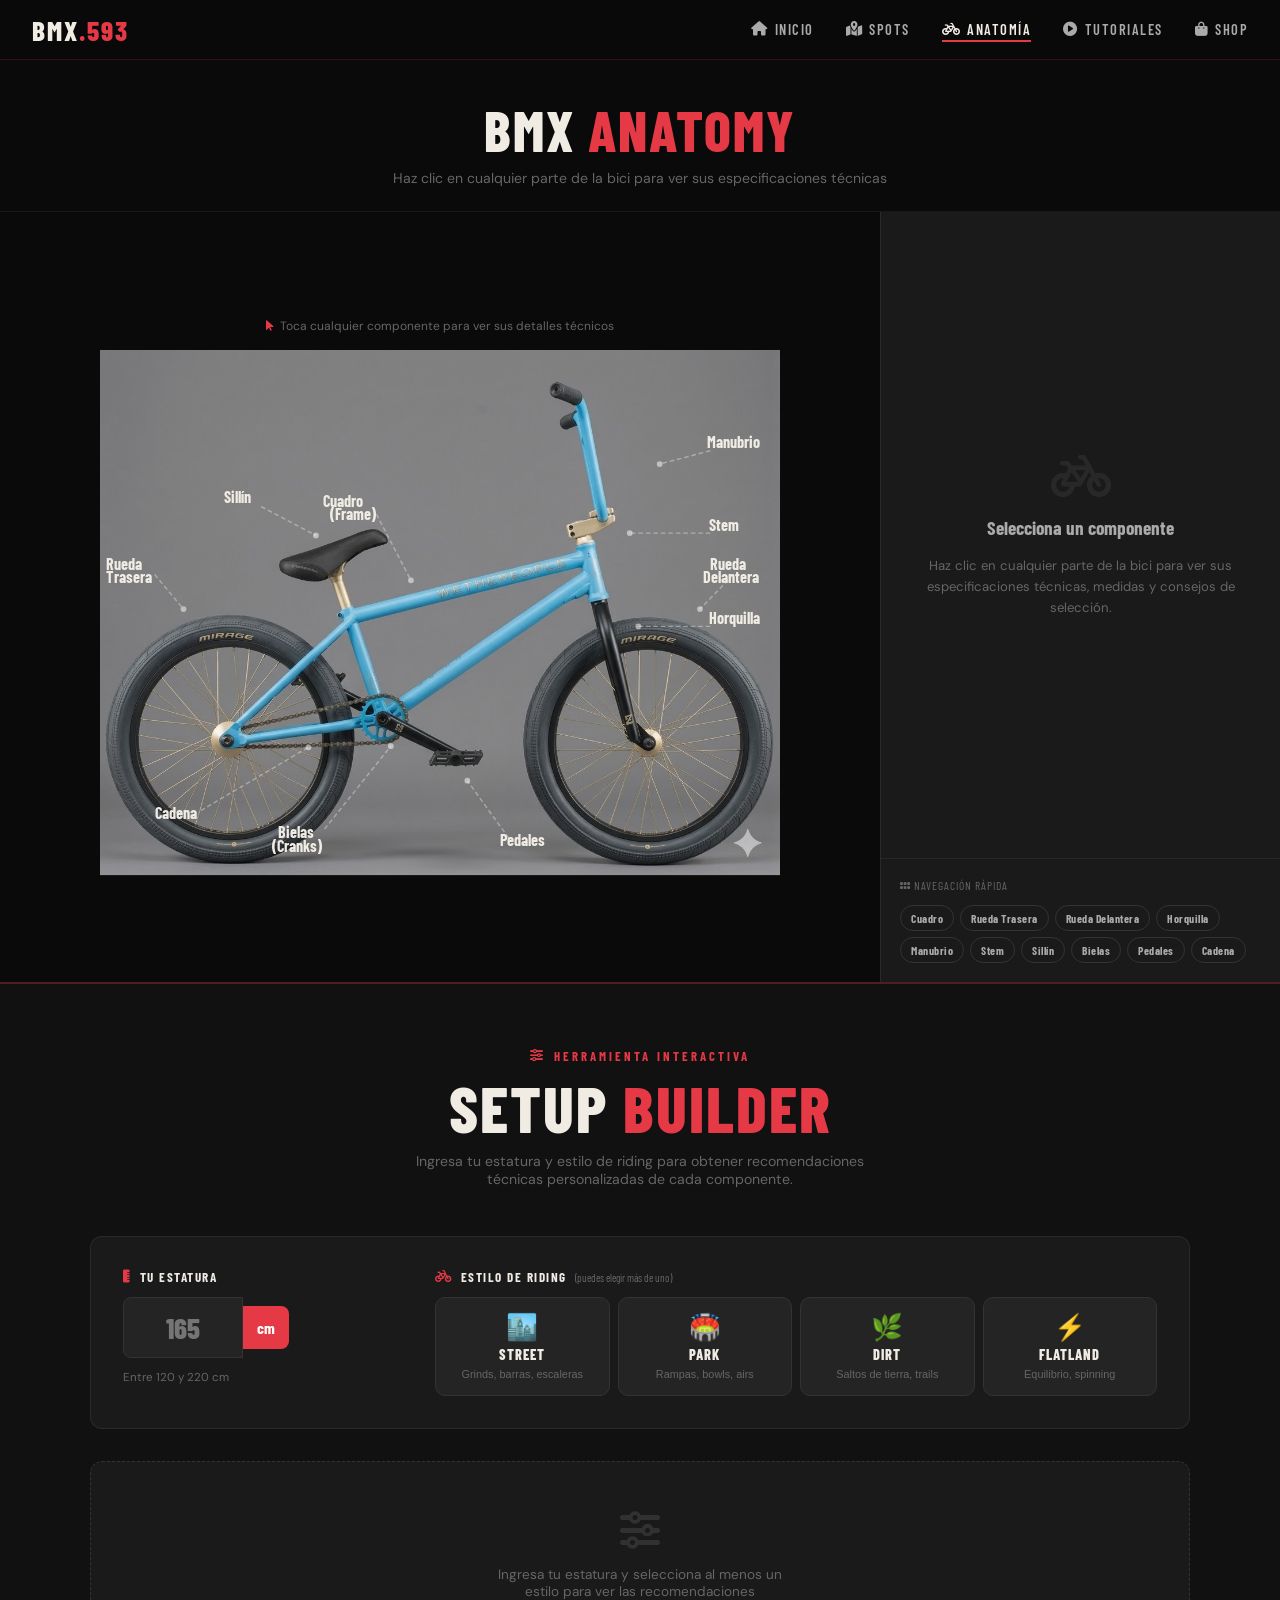
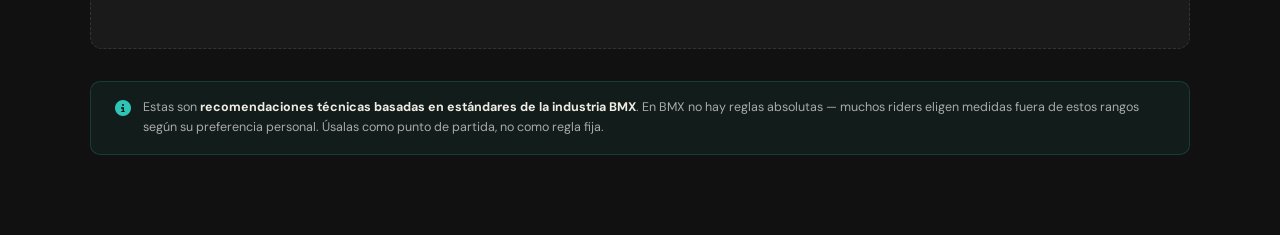
<file: anatomia.html>
<!DOCTYPE html>
<html lang="es">
<head>
  <meta charset="UTF-8">
  <meta name="viewport" content="width=device-width, initial-scale=1.0">
  <title>BMX.593 — Anatomía BMX</title>
  <link rel="preconnect" href="https://fonts.googleapis.com">
  <link rel="preconnect" href="https://fonts.gstatic.com" crossorigin>
  <link href="https://fonts.googleapis.com/css2?family=Barlow+Condensed:wght@400;600;700;800&family=DM+Sans:wght@400;500;600&display=swap" rel="stylesheet">
  <link rel="stylesheet" href="https://cdnjs.cloudflare.com/ajax/libs/font-awesome/6.5.0/css/all.min.css">
  <style>
    :root {
      --rojo:#e63946;--negro:#0a0a0a;--gris-900:#111;--gris-800:#1a1a1a;
      --gris-700:#242424;--gris-600:#333;--gris-400:#666;--gris-200:#aaa;
      --blanco:#f0ece4;--teal:#2ec4b6;--naranja:#f4a261;
      --font-display:'Barlow Condensed',sans-serif;--font-body:'DM Sans',sans-serif;
    }
    *{box-sizing:border-box;margin:0;padding:0;}
    body{background:var(--negro);color:var(--blanco);font-family:var(--font-body);min-height:100vh;}

    /* Navbar */
    .navbar{position:fixed;top:0;left:0;right:0;z-index:1000;display:flex;align-items:center;justify-content:space-between;padding:0 2rem;height:60px;background:rgba(10,10,10,0.95);backdrop-filter:blur(12px);border-bottom:1px solid rgba(230,57,70,0.2);}
    .navbar-logo{font-family:var(--font-display);font-size:1.7rem;font-weight:800;letter-spacing:2px;color:var(--blanco);text-decoration:none;}
    .navbar-logo .punto,.navbar-logo .num{color:var(--rojo);}
    .navbar-links{display:flex;gap:2rem;list-style:none;}
    .navbar-links a{font-family:var(--font-display);font-size:0.9rem;font-weight:600;letter-spacing:1.5px;text-transform:uppercase;color:var(--gris-200);display:flex;align-items:center;gap:6px;position:relative;transition:color 0.2s;text-decoration:none;}
    .navbar-links a::after{content:'';position:absolute;bottom:-4px;left:0;width:0;height:2px;background:var(--rojo);transition:width 0.25s;}
    .navbar-links a:hover,.navbar-links a.activo{color:var(--blanco);}
    .navbar-links a:hover::after,.navbar-links a.activo::after{width:100%;}
    .nav-toggle{display:none;flex-direction:column;gap:5px;cursor:pointer;background:none;border:none;padding:4px;}
    .nav-toggle span{display:block;width:24px;height:2px;background:var(--blanco);}
    @media(max-width:768px){
      .navbar-links{display:none;position:absolute;top:60px;left:0;right:0;background:var(--gris-900);flex-direction:column;padding:1.5rem 2rem;gap:1.2rem;border-bottom:1px solid rgba(255,255,255,0.06);}
      .navbar-links.abierto{display:flex;}
      .nav-toggle{display:flex;}
    }

    .anatomy-header{padding:6rem 2rem 1.5rem;text-align:center;border-bottom:1px solid rgba(255,255,255,0.06);}
    .anatomy-header h1{font-family:var(--font-display);font-size:clamp(2rem,5vw,3.5rem);font-weight:800;text-transform:uppercase;letter-spacing:2px;}
    .anatomy-header h1 span{color:var(--rojo);}
    .anatomy-header p{font-size:0.88rem;color:var(--gris-400);margin-top:6px;}

    /* Layout principal — altura fija para que el diagrama no se desplace */
    .anatomy-layout{
      display:grid;
      grid-template-columns:1fr 400px;
      height:calc(100vh - 130px);  /* viewport menos navbar + header */
    }

    /* Diagrama — sticky dentro del layout */
    .diagrama-wrap{
      display:flex;align-items:center;justify-content:center;padding:2rem;
      background:var(--negro);
      position:sticky;
      top:0;
      height:100%;
      overflow:hidden;
    }
    .svg-container{width:100%;max-width:680px;}
    .diagrama-hint{text-align:center;font-size:0.75rem;color:var(--gris-400);margin-bottom:1rem;display:flex;align-items:center;justify-content:center;gap:6px;}
    .diagrama-hint i{color:var(--rojo);}
    #bmx-svg{width:100%;height:auto;display:block;max-height:calc(100vh - 220px);object-fit:contain;}

    /* Zonas clicables SVG */
    .zona-click{cursor:pointer;}
    .zona-click circle{fill:rgba(230,57,70,0);stroke:rgba(230,57,70,0);stroke-width:2.5;transition:fill 0.25s,stroke 0.25s;}
    .zona-click:hover circle,.zona-click.activo circle{fill:rgba(230,57,70,0.15);stroke:rgba(230,57,70,0.85);}

    /* Etiquetas SVG */
    .etiqueta-grupo text{font-family:var(--font-display);font-size:28px;font-weight:700;fill:var(--blanco);cursor:pointer;transition:fill 0.2s;}
    .etiqueta-grupo:hover text,.etiqueta-grupo.activo text{fill:var(--rojo);}
    .etiqueta-grupo line{stroke:rgba(255,255,255,0.35);stroke-width:2.5;stroke-dasharray:8 5;transition:stroke 0.2s;}
    .etiqueta-grupo:hover line,.etiqueta-grupo.activo line{stroke:var(--rojo);}
    .punto-etiqueta{fill:rgba(255,255,255,0.5);transition:fill 0.2s;}
    .etiqueta-grupo:hover .punto-etiqueta,.etiqueta-grupo.activo .punto-etiqueta{fill:var(--rojo);}

    /* Panel detalle — scrollea independiente del diagrama */
    .detalle-panel{
      background:var(--gris-800);
      border-left:1px solid rgba(255,255,255,0.07);
      display:flex;flex-direction:column;
      overflow-y:auto;
      height:100%;
    }
    .detalle-panel::-webkit-scrollbar{width:4px;}
    .detalle-panel::-webkit-scrollbar-thumb{background:var(--gris-600);border-radius:2px;}

    .detalle-vacio{flex:1;display:flex;flex-direction:column;align-items:center;justify-content:center;padding:2rem;text-align:center;color:var(--gris-400);gap:1rem;}
    .detalle-vacio i{font-size:3rem;opacity:0.2;}
    .detalle-vacio h3{font-family:var(--font-display);font-size:1.2rem;font-weight:700;color:var(--gris-200);}
    .detalle-vacio p{font-size:0.82rem;line-height:1.6;}

    #detalle-contenido{display:none;flex-direction:column;}
    #detalle-contenido.visible{display:flex;}

    .detalle-top{padding:1.5rem 1.5rem 1rem;border-bottom:1px solid rgba(255,255,255,0.06);}
    .detalle-badge{display:inline-flex;align-items:center;gap:6px;font-family:var(--font-display);font-size:0.68rem;font-weight:700;letter-spacing:1.5px;text-transform:uppercase;padding:3px 10px;border-radius:4px;background:var(--rojo);color:#fff;margin-bottom:10px;}
    .detalle-nombre{font-family:var(--font-display);font-size:1.8rem;font-weight:800;text-transform:uppercase;letter-spacing:1px;line-height:1;margin-bottom:6px;}
    .detalle-subtitulo{font-size:0.8rem;color:var(--gris-400);line-height:1.5;}

    .detalle-seccion{padding:1.2rem 1.5rem;border-bottom:1px solid rgba(255,255,255,0.05);}
    .seccion-titulo{font-family:var(--font-display);font-size:0.78rem;font-weight:700;letter-spacing:2px;text-transform:uppercase;color:var(--rojo);margin-bottom:0.75rem;display:flex;align-items:center;gap:6px;}
    .seccion-texto{font-size:0.82rem;color:var(--gris-200);line-height:1.7;}

    .medidas-tabla{width:100%;border-collapse:collapse;font-size:0.78rem;margin-top:0.5rem;}
    .medidas-tabla th{font-family:var(--font-display);font-size:0.68rem;font-weight:700;letter-spacing:1px;text-transform:uppercase;color:var(--gris-400);text-align:left;padding:6px 8px;border-bottom:1px solid var(--gris-700);}
    .medidas-tabla td{padding:7px 8px;color:var(--gris-200);border-bottom:1px solid rgba(255,255,255,0.04);}
    .medidas-tabla td:first-child{color:var(--blanco);font-weight:600;}
    .medidas-tabla tr:hover td{background:rgba(255,255,255,0.03);}

    .estilo-tags{display:flex;gap:6px;flex-wrap:wrap;margin-top:0.5rem;}
    .estilo-tag{font-family:var(--font-display);font-size:0.68rem;font-weight:700;letter-spacing:1px;padding:3px 9px;border-radius:4px;color:#fff;}

    .mantenimiento-box{background:rgba(46,196,182,0.08);border:1px solid rgba(46,196,182,0.2);border-radius:8px;padding:12px 14px;font-size:0.78rem;color:var(--gris-200);line-height:1.6;display:flex;gap:10px;align-items:flex-start;margin-top:0.5rem;}
    .mantenimiento-box i{color:var(--teal);font-size:0.9rem;margin-top:2px;flex-shrink:0;}

    .detalle-nav{padding:1rem 1.5rem;display:flex;justify-content:space-between;gap:8px;border-top:1px solid rgba(255,255,255,0.06);margin-top:auto;}
    .nav-btn{font-family:var(--font-display);font-size:0.75rem;font-weight:700;letter-spacing:1px;text-transform:uppercase;padding:8px 14px;border-radius:6px;border:1px solid var(--gris-600);background:transparent;color:var(--gris-200);cursor:pointer;transition:all 0.2s;display:flex;align-items:center;gap:6px;}
    .nav-btn:hover{border-color:var(--blanco);color:var(--blanco);}
    .nav-btn:disabled{opacity:0.3;cursor:not-allowed;}

    .componentes-lista{padding:1.2rem;border-top:1px solid rgba(255,255,255,0.06);}
    .componentes-lista p{font-size:0.72rem;color:var(--gris-400);letter-spacing:1px;text-transform:uppercase;margin-bottom:0.75rem;font-family:var(--font-display);}
    .comp-chips{display:flex;flex-wrap:wrap;gap:6px;}
    .comp-chip{font-family:var(--font-display);font-size:0.72rem;font-weight:700;letter-spacing:0.5px;padding:5px 10px;border-radius:20px;border:1px solid var(--gris-600);background:transparent;color:var(--gris-200);cursor:pointer;transition:all 0.2s;}
    .comp-chip:hover{border-color:var(--rojo);color:var(--blanco);}
    .comp-chip.activo{background:var(--rojo);border-color:var(--rojo);color:#fff;}

    @media(max-width:900px){
      .anatomy-layout{
        grid-template-columns:1fr;
        height:auto;
      }
      .diagrama-wrap{
        position:relative;
        height:auto;
        padding:1.2rem;
      }
      #bmx-svg{max-height:none;filter:brightness(1.4) contrast(1.1);}
      .detalle-panel{border-left:none;border-top:1px solid rgba(255,255,255,0.07);height:auto;max-height:none;}
    }

    /* ══ SETUP BUILDER ══════════════════════════════════════════ */
    .setup-builder {
      background: var(--gris-900);
      border-top: 2px solid rgba(230,57,70,0.3);
      padding: 4rem 2rem 5rem;
    }
    .sb-header { text-align:center; margin-bottom: 3rem; }
    .sb-eyebrow {
      font-family: var(--font-display); font-size:0.8rem; font-weight:700;
      letter-spacing:3px; text-transform:uppercase; color:var(--rojo);
      margin-bottom:0.75rem; display:flex; align-items:center;
      justify-content:center; gap:8px;
    }
    .sb-titulo {
      font-family:var(--font-display); font-size:clamp(2.5rem,5vw,4rem);
      font-weight:800; text-transform:uppercase; letter-spacing:2px; line-height:1;
    }
    .sb-titulo span { color:var(--rojo); }
    .sb-subtitulo { font-size:0.88rem; color:var(--gris-400); margin-top:0.75rem; max-width:500px; margin-inline:auto; }

    .sb-body { max-width:1100px; margin:0 auto; }

    /* Inputs */
    .sb-inputs {
      display:grid; grid-template-columns:280px 1fr; gap:2rem;
      background:var(--gris-800); border-radius:12px;
      border:1px solid rgba(255,255,255,0.07); padding:2rem;
      margin-bottom:2rem;
    }
    .sb-campo { display:flex; flex-direction:column; gap:0.75rem; }
    .sb-label {
      font-family:var(--font-display); font-size:0.82rem; font-weight:700;
      letter-spacing:1.5px; text-transform:uppercase; color:var(--blanco);
      display:flex; align-items:center; gap:8px;
    }
    .sb-label i { color:var(--rojo); }
    .sb-label-hint { font-size:0.68rem; color:var(--gris-400); text-transform:none; letter-spacing:0; font-weight:400; }
    .sb-campo-hint { font-size:0.72rem; color:var(--gris-400); }

    .sb-altura-wrap { display:flex; align-items:center; gap:0; }
    .sb-input-num {
      width:120px; padding:12px 16px;
      background:var(--gris-700); border:1.5px solid var(--gris-600);
      border-radius:8px 0 0 8px; color:var(--blanco);
      font-family:var(--font-display); font-size:1.8rem; font-weight:800;
      text-align:center; outline:none; transition:border-color 0.2s;
      -moz-appearance:textfield;
    }
    .sb-input-num::-webkit-inner-spin-button,
    .sb-input-num::-webkit-outer-spin-button { -webkit-appearance:none; }
    .sb-input-num:focus { border-color:var(--rojo); }
    .sb-unidad {
      padding:12px 14px; background:var(--rojo);
      border-radius:0 8px 8px 0; color:#fff;
      font-family:var(--font-display); font-size:1rem; font-weight:700;
    }

    /* Botones de estilo */
    .sb-estilos { display:grid; grid-template-columns:repeat(4,1fr); gap:8px; }
    .sb-estilo-btn {
      display:flex; flex-direction:column; align-items:center; gap:4px;
      padding:14px 8px; background:var(--gris-700);
      border:1.5px solid var(--gris-600); border-radius:10px;
      cursor:pointer; transition:all 0.2s; text-align:center;
    }
    .sb-estilo-btn:hover { border-color:var(--gris-200); transform:translateY(-1px); }
    .sb-estilo-btn.activo { background:rgba(230,57,70,0.12); border-color:var(--rojo); }
    .sb-estilo-icono { font-size:1.6rem; }
    .sb-estilo-nombre {
      font-family:var(--font-display); font-size:0.9rem; font-weight:800;
      letter-spacing:1px; text-transform:uppercase; color:var(--blanco);
    }
    .sb-estilo-desc { font-size:0.68rem; color:var(--gris-400); line-height:1.3; }

    /* Placeholder */
    .sb-placeholder {
      display:flex; flex-direction:column; align-items:center; gap:1rem;
      padding:3rem; text-align:center; color:var(--gris-400);
      background:var(--gris-800); border-radius:12px;
      border:1px dashed var(--gris-600);
    }
    .sb-placeholder i { font-size:2.5rem; opacity:0.3; }
    .sb-placeholder p { font-size:0.85rem; max-width:300px; }

    /* Grid de resultados */
    .sb-grid {
      display:grid; grid-template-columns:repeat(3,1fr); gap:1rem;
    }
    .sb-card {
      background:var(--gris-800); border:1px solid rgba(255,255,255,0.07);
      border-radius:10px; overflow:hidden;
      transition:border-color 0.2s, transform 0.2s;
    }
    .sb-card:hover { border-color:rgba(230,57,70,0.3); transform:translateY(-2px); }
    .sb-card-header {
      padding:12px 14px 10px;
      border-bottom:1px solid rgba(255,255,255,0.05);
      display:flex; align-items:center; gap:8px;
    }
    .sb-card-icono {
      width:32px; height:32px; border-radius:8px;
      display:flex; align-items:center; justify-content:center;
      font-size:0.9rem; color:#fff; flex-shrink:0;
    }
    .sb-card-nombre {
      font-family:var(--font-display); font-size:1rem; font-weight:800;
      text-transform:uppercase; letter-spacing:0.5px; color:var(--blanco);
    }
    .sb-card-body { padding:12px 14px 14px; display:flex; flex-direction:column; gap:8px; }

    .sb-rec {
      display:flex; flex-direction:column; gap:2px;
    }
    .sb-rec-label {
      font-size:0.68rem; color:var(--gris-400);
      text-transform:uppercase; letter-spacing:1px;
      font-family:var(--font-display); font-weight:700;
    }
    .sb-rec-valor {
      font-family:var(--font-display); font-size:1.15rem;
      font-weight:800; color:var(--blanco); line-height:1.1;
    }
    .sb-rec-valor span { color:var(--rojo); }
    .sb-rec-motivo {
      font-size:0.72rem; color:var(--gris-400); line-height:1.5;
      margin-top:2px;
    }

    /* Barra de rango */
    .sb-rango-wrap { margin-top:4px; }
    .sb-rango-barra {
      height:4px; background:var(--gris-600); border-radius:2px;
      position:relative; margin:4px 0;
    }
    .sb-rango-fill {
      position:absolute; top:0; height:100%;
      background:var(--rojo); border-radius:2px;
      transition:width 0.4s ease;
    }
    .sb-rango-labels {
      display:flex; justify-content:space-between;
      font-size:0.62rem; color:var(--gris-400);
    }

    /* Disclaimer */
    .sb-disclaimer {
      max-width:1100px; margin:2rem auto 0;
      background:rgba(46,196,182,0.06); border:1px solid rgba(46,196,182,0.2);
      border-radius:10px; padding:1rem 1.5rem;
      display:flex; gap:12px; align-items:flex-start;
      font-size:0.78rem; color:var(--gris-200); line-height:1.6;
    }
    .sb-disclaimer i { color:var(--teal); font-size:1rem; margin-top:2px; flex-shrink:0; }
    .sb-disclaimer strong { color:var(--blanco); }

    @media(max-width:900px){
      .sb-inputs { grid-template-columns:1fr; }
      .sb-estilos { grid-template-columns:repeat(2,1fr); }
      .sb-grid    { grid-template-columns:repeat(2,1fr); }
    }
    @media(max-width:560px){
      .sb-grid { grid-template-columns:1fr; }
      .setup-builder { padding:2.5rem 1.2rem 3rem; }
    }
  </style>
</head>
<body>

<nav class="navbar">
  <a href="index.html" class="navbar-logo">BMX<span class="punto">.</span><span class="num">593</span></a>
  <button class="nav-toggle" id="navToggle" aria-label="Abrir menú">
    <span></span><span></span><span></span>
  </button>
  <ul class="navbar-links" id="navLinks">
    <li><a href="index.html"><i class="fa-solid fa-house"></i> Inicio</a></li>
    <li><a href="spots.html"><i class="fa-solid fa-map-location-dot"></i> Spots</a></li>
    <li><a href="anatomia.html" class="activo"><i class="fa-solid fa-bicycle"></i> Anatomía</a></li>
    <li><a href="tutoriales.html"><i class="fa-solid fa-play-circle"></i> Tutoriales</a></li>
    <li><a href="shop.html"><i class="fa-solid fa-bag-shopping"></i> Shop</a></li>
  </ul>
</nav>

<div class="anatomy-header">
  <h1>BMX <span>Anatomy</span></h1>
  <p>Haz clic en cualquier parte de la bici para ver sus especificaciones técnicas</p>
</div>

<div class="anatomy-layout">

  <!-- DIAGRAMA -->
  <div class="diagrama-wrap">
    <div class="svg-container">
      <div class="diagrama-hint">
        <i class="fa-solid fa-arrow-pointer"></i>
        Toca cualquier componente para ver sus detalles técnicos
      </div>

      <svg id="bmx-svg" viewBox="0 0 1181 912" xmlns="http://www.w3.org/2000/svg">

        <!-- Imagen de fondo — sube bmx_bike.png a assets/img/ -->
        <image href="assets/img/bmx_bike.png" x="0" y="0" width="1181" height="912"/>

        <!-- RUEDA TRASERA -->
        <g class="zona-click" id="zona-rueda-trasera" onclick="seleccionar('rueda-trasera')">
          <circle cx="243" cy="615" r="192"/>
        </g>
        <g class="etiqueta-grupo" id="label-rueda-trasera" onclick="seleccionar('rueda-trasera')">
          <line x1="95" y1="390" x2="145" y2="450"/>
          <circle class="punto-etiqueta" cx="145" cy="450" r="5"/>
          <text x="10" y="382">Rueda</text>
          <text x="10" y="405">Trasera</text>
        </g>

        <!-- RUEDA DELANTERA -->
        <g class="zona-click" id="zona-rueda-delantera" onclick="seleccionar('rueda-delantera')">
          <circle cx="928" cy="620" r="192"/>
        </g>
        <g class="etiqueta-grupo" id="label-rueda-delantera" onclick="seleccionar('rueda-delantera')">
          <line x1="1100" y1="390" x2="1042" y2="450"/>
          <circle class="punto-etiqueta" cx="1042" cy="450" r="5"/>
          <text x="1060" y="382">Rueda</text>
          <text x="1048" y="405">Delantera</text>
        </g>

        <!-- CUADRO -->
        <g class="zona-click" id="zona-cuadro" onclick="seleccionar('cuadro')">
          <circle cx="575" cy="490" r="108"/>
        </g>
        <g class="etiqueta-grupo" id="label-cuadro" onclick="seleccionar('cuadro')">
          <line x1="480" y1="285" x2="540" y2="400"/>
          <circle class="punto-etiqueta" cx="540" cy="400" r="5"/>
          <text x="388" y="272">Cuadro</text>
          <text x="400" y="295">(Frame)</text>
        </g>

        <!-- HORQUILLA -->
        <g class="zona-click" id="zona-horquilla" onclick="seleccionar('horquilla')">
          <circle cx="868" cy="475" r="65"/>
        </g>
        <g class="etiqueta-grupo" id="label-horquilla" onclick="seleccionar('horquilla')">
          <line x1="1060" y1="480" x2="935" y2="480"/>
          <circle class="punto-etiqueta" cx="935" cy="480" r="5"/>
          <text x="1058" y="476">Horquilla</text>
        </g>

        <!-- MANUBRIO -->
        <g class="zona-click" id="zona-manubrio" onclick="seleccionar('manubrio')">
          <circle cx="905" cy="210" r="65"/>
        </g>
        <g class="etiqueta-grupo" id="label-manubrio" onclick="seleccionar('manubrio')">
          <line x1="1060" y1="175" x2="972" y2="198"/>
          <circle class="punto-etiqueta" cx="972" cy="198" r="5"/>
          <text x="1055" y="170">Manubrio</text>
        </g>

        <!-- STEM -->
        <g class="zona-click" id="zona-stem" onclick="seleccionar('stem')">
          <circle cx="878" cy="312" r="40"/>
        </g>
        <g class="etiqueta-grupo" id="label-stem" onclick="seleccionar('stem')">
          <line x1="1060" y1="318" x2="920" y2="318"/>
          <circle class="punto-etiqueta" cx="920" cy="318" r="5"/>
          <text x="1058" y="314">Stem</text>
        </g>

        <!-- SILLÍN -->
        <g class="zona-click" id="zona-sillin" onclick="seleccionar('sillin')">
          <circle cx="408" cy="348" r="52"/>
        </g>
        <g class="etiqueta-grupo" id="label-sillin" onclick="seleccionar('sillin')">
          <line x1="280" y1="272" x2="375" y2="322"/>
          <circle class="punto-etiqueta" cx="375" cy="322" r="5"/>
          <text x="215" y="265">Sillín</text>
        </g>

        <!-- BIELAS -->
        <g class="zona-click" id="zona-bielas" onclick="seleccionar('bielas')">
          <circle cx="532" cy="638" r="58"/>
        </g>
        <g class="etiqueta-grupo" id="label-bielas" onclick="seleccionar('bielas')">
          <line x1="390" y1="832" x2="505" y2="688"/>
          <circle class="punto-etiqueta" cx="505" cy="688" r="5"/>
          <text x="310" y="848">Bielas</text>
          <text x="298" y="871">(Cranks)</text>
        </g>

        <!-- PEDALES -->
        <g class="zona-click" id="zona-pedales" onclick="seleccionar('pedales')">
          <circle cx="618" cy="715" r="36"/>
        </g>
        <g class="etiqueta-grupo" id="label-pedales" onclick="seleccionar('pedales')">
          <line x1="710" y1="848" x2="638" y2="748"/>
          <circle class="punto-etiqueta" cx="638" cy="748" r="5"/>
          <text x="695" y="862">Pedales</text>
        </g>

        <!-- CADENA -->
        <g class="zona-click" id="zona-cadena" onclick="seleccionar('cadena')">
          <circle cx="385" cy="662" r="36"/>
        </g>
        <g class="etiqueta-grupo" id="label-cadena" onclick="seleccionar('cadena')">
          <line x1="175" y1="800" x2="362" y2="690"/>
          <circle class="punto-etiqueta" cx="362" cy="690" r="5"/>
          <text x="95" y="815">Cadena</text>
        </g>

      </svg>
    </div>
  </div>

  <!-- PANEL DETALLE -->
  <aside class="detalle-panel" id="detalle-panel">

    <div class="detalle-vacio" id="detalle-vacio">
      <i class="fa-solid fa-bicycle"></i>
      <h3>Selecciona un componente</h3>
      <p>Haz clic en cualquier parte de la bici para ver sus especificaciones técnicas, medidas y consejos de selección.</p>
    </div>

    <div id="detalle-contenido">
      <div class="detalle-top">
        <div class="detalle-badge"><i class="fa-solid fa-wrench"></i><span id="det-categoria">—</span></div>
        <h2 class="detalle-nombre" id="det-nombre">—</h2>
        <p class="detalle-subtitulo" id="det-subtitulo">—</p>
      </div>
      <div class="detalle-seccion">
        <div class="seccion-titulo"><i class="fa-solid fa-circle-info"></i> Descripción</div>
        <p class="seccion-texto" id="det-descripcion">—</p>
      </div>
      <div class="detalle-seccion">
        <div class="seccion-titulo"><i class="fa-solid fa-ruler"></i> Medidas clave</div>
        <table class="medidas-tabla">
          <thead><tr><th>Medida</th><th>Rango típico</th><th>Efecto</th></tr></thead>
          <tbody id="det-medidas"></tbody>
        </table>
      </div>
      <div class="detalle-seccion" id="seccion-tabla-estilos" style="display:none">
        <div class="seccion-titulo"><i class="fa-solid fa-table"></i> Medidas por estilo de riding</div>
        <div style="overflow-x:auto">
          <table class="medidas-tabla" id="det-tabla-estilos">
            <thead><tr id="det-tabla-headers"></tr></thead>
            <tbody id="det-tabla-body"></tbody>
          </table>
        </div>
      </div>
      <div class="detalle-seccion" id="seccion-tabla-alt" style="display:none">
        <div class="seccion-titulo"><i class="fa-solid fa-list-check"></i> <span id="det-tabla-alt-titulo"></span></div>
        <div style="overflow-x:auto">
          <table class="medidas-tabla" id="det-tabla-alt">
            <thead><tr id="det-tabla-alt-headers"></tr></thead>
            <tbody id="det-tabla-alt-body"></tbody>
          </table>
        </div>
      </div>
      <div class="detalle-seccion">
        <div class="seccion-titulo"><i class="fa-solid fa-tag"></i> Estilo de riding</div>
        <p class="seccion-texto" id="det-estilos-texto">—</p>
        <div class="estilo-tags" id="det-estilos-tags"></div>
      </div>
      <div class="detalle-seccion">
        <div class="seccion-titulo"><i class="fa-solid fa-screwdriver-wrench"></i> Mantenimiento</div>
        <div class="mantenimiento-box">
          <i class="fa-solid fa-lightbulb"></i>
          <span id="det-mantenimiento">—</span>
        </div>
      </div>
      <div class="detalle-nav">
        <button class="nav-btn" id="btn-anterior" onclick="navegarComponente(-1)">
          <i class="fa-solid fa-arrow-left"></i> Anterior
        </button>
        <button class="nav-btn" id="btn-siguiente" onclick="navegarComponente(1)">
          Siguiente <i class="fa-solid fa-arrow-right"></i>
        </button>
      </div>
    </div>

    <div class="componentes-lista">
      <p><i class="fa-solid fa-grip"></i> Navegación rápida</p>
      <div class="comp-chips" id="comp-chips"></div>
    </div>

  </aside>
</div>

<!-- ══════════════════════════════════════════════
     SETUP BUILDER
══════════════════════════════════════════════ -->
<section class="setup-builder" id="setup-builder">

  <div class="sb-header">
    <div class="sb-header-text">
      <p class="sb-eyebrow"><i class="fa-solid fa-sliders"></i> Herramienta interactiva</p>
      <h2 class="sb-titulo">Setup <span>Builder</span></h2>
      <p class="sb-subtitulo">Ingresa tu estatura y estilo de riding para obtener recomendaciones técnicas personalizadas de cada componente.</p>
    </div>
  </div>

  <div class="sb-body">

    <!-- PASO 1 + 2: Inputs -->
    <div class="sb-inputs">

      <!-- Estatura -->
      <div class="sb-campo">
        <label class="sb-label">
          <i class="fa-solid fa-ruler-vertical"></i> Tu estatura
        </label>
        <div class="sb-altura-wrap">
          <input type="number" id="sb-altura" class="sb-input-num"
                 min="120" max="220" placeholder="165"
                 oninput="sbActualizar()">
          <span class="sb-unidad">cm</span>
        </div>
        <p class="sb-campo-hint">Entre 120 y 220 cm</p>
      </div>

      <!-- Estilo -->
      <div class="sb-campo">
        <label class="sb-label">
          <i class="fa-solid fa-bicycle"></i> Estilo de riding
          <span class="sb-label-hint">(puedes elegir más de uno)</span>
        </label>
        <div class="sb-estilos">
          <button class="sb-estilo-btn" data-estilo="street" onclick="sbToggleEstilo(this)">
            <span class="sb-estilo-icono">🏙️</span>
            <span class="sb-estilo-nombre">Street</span>
            <span class="sb-estilo-desc">Grinds, barras, escaleras</span>
          </button>
          <button class="sb-estilo-btn" data-estilo="park" onclick="sbToggleEstilo(this)">
            <span class="sb-estilo-icono">🏟️</span>
            <span class="sb-estilo-nombre">Park</span>
            <span class="sb-estilo-desc">Rampas, bowls, airs</span>
          </button>
          <button class="sb-estilo-btn" data-estilo="dirt" onclick="sbToggleEstilo(this)">
            <span class="sb-estilo-icono">🌿</span>
            <span class="sb-estilo-nombre">Dirt</span>
            <span class="sb-estilo-desc">Saltos de tierra, trails</span>
          </button>
          <button class="sb-estilo-btn" data-estilo="flatland" onclick="sbToggleEstilo(this)">
            <span class="sb-estilo-icono">⚡</span>
            <span class="sb-estilo-nombre">Flatland</span>
            <span class="sb-estilo-desc">Equilibrio, spinning</span>
          </button>
        </div>
      </div>

    </div>

    <!-- RESULTADOS -->
    <div class="sb-resultados" id="sb-resultados">
      <div class="sb-placeholder">
        <i class="fa-solid fa-sliders"></i>
        <p>Ingresa tu estatura y selecciona al menos un estilo para ver las recomendaciones</p>
      </div>
    </div>

  </div>

  <!-- DISCLAIMER -->
  <div class="sb-disclaimer">
    <i class="fa-solid fa-circle-info"></i>
    <p>Estas son <strong>recomendaciones técnicas basadas en estándares de la industria BMX</strong>. En BMX no hay reglas absolutas — muchos riders eligen medidas fuera de estos rangos según su preferencia personal. Úsalas como punto de partida, no como regla fija.</p>
  </div>

</section>

<script>
const COMPONENTES = [
  // ── CUADRO ──────────────────────────────────────────────────
  {
    id:"cuadro", nombre:"Cuadro", nombreEn:"Frame", categoria:"Estructura principal",
    subtitulo:"El componente más importante de la BMX. Define el tamaño, estilo de riding y la compatibilidad con todas las demás piezas.",
    descripcion:"El cuadro determina cómo se siente y maneja la bici. El toptube es la medida más crítica para el tamaño. Un headtube angle más empinado (75°+) hace la bici más reactiva pero twitchy a alta velocidad. El chainstay más corto la hace más maniobrable. El standover bajo facilita los trucos, el alto da estabilidad a velocidad.",
    medidas:[
      {medida:"Toptube",        rango:'20\" – 21.25\"',   efecto:'+ largo = más estable, - largo = más ágil'},
      {medida:"Headtube angle", rango:'74.5° – 76°',      efecto:'75°+ = reactivo/twitchy · 74.5° = estable'},
      {medida:"Chainstay",      rango:'12.5\" – 14\"',    efecto:'< 13.5\" = ágil · > 13.5\" = estable'},
      {medida:"Seat tube angle",rango:'69° – 71°',        efecto:'69° = bici se siente más larga'},
      {medida:"Standover",      rango:'7\" – 10\"',        efecto:'Bajo = maniobrabilidad · Alto = estabilidad'},
      {medida:"BB Height",      rango:'11.5\" – 11.8\"',  efecto:'Calculado con rueda estándar 20\"'},
    ],
    tablaEstilos:{
      headers:["Medida","Street","Park","Dirt","Racing"],
      filas:[
        ["Toptube",    '20.5–21"',    '20–20.75"',   '20.5–21"',   '20–20.5"'],
        ["Chainstay",  '12.5–13"',    '13–13.5"',    '13–13.5"',   '13.5–14"'],
        ["BB Height",  '11.6–11.8"',  '11.5–11.7"',  '11.6"',      '11.5"'],
      ]
    },
    tablaAlt:{
      titulo:"Toptube según estatura del rider",
      headers:["Estatura","Toptube sugerido"],
      filas:[
        ["120 – 160cm", '18\" – 20.25\"'],
        ["150 – 170cm", '20\" – 20.5\"'],
        ["165 – 185cm", '20.25\" – 21\"'],
        ["180cm+",      '20.75\" – 21.5\"'],
      ]
    },
    estiloTexto:"Headtube angle según estilo:",
    estilos:[
      {label:"Street · 75°–75.5° (reactivo)",color:"#f4a261"},
      {label:"Park · 75°–75.5° (equilibrado)",color:"#e63946"},
      {label:"Dirt · 74.5°–75° (estable)",color:"#2ec4b6"},
      {label:"Racing · 74°–74.5° (muy estable)",color:"#a8dadc"},
    ],
    mantenimiento:"Revisa las soldaduras periódicamente buscando microfisuras, especialmente en las uniones del toptube con el headtube y el seattube. Limpia el cuadro después de sesiones en lluvia o tierra para evitar oxidación interior.",
  },

  // ── RUEDA TRASERA ───────────────────────────────────────────
  {
    id:"rueda-trasera", nombre:"Rueda Trasera", nombreEn:"Rear Wheel", categoria:"Sistema de rodaje",
    subtitulo:"La rueda más importante de la BMX. El hub define tu estilo de riding: cassette para tracción directa, freecoaster para ir hacia atrás sin pedalear.",
    descripcion:"La elección principal es cassette vs freecoaster. El cassette ofrece tracción inmediata y menos mantenimiento — es el estándar para la mayoría de riders. El freecoaster permite rodar hacia atrás sin mover los pedales, ideal para trucos switch y fakie, pero requiere más mantenimiento. Los hub guards protegen el flange y los radios en grinds.",
    medidas:[
      {medida:"Diámetro",    rango:'20\" (estándar)',   efecto:'Fijo en BMX freestyle'},
      {medida:"Ancho rim",   rango:'30 – 42mm',        efecto:'+ ancho = más resistente a impactos'},
      {medida:"Radios",      rango:'36 radios',        efecto:'Estándar industria BMX'},
      {medida:"Eje trasero", rango:'14mm (estándar)',  efecto:'Compatibilidad con dropouts del cuadro'},
    ],
    tablaAlt:{
      titulo:"Cassette vs Freecoaster",
      headers:["Característica","Cassette","Freecoaster"],
      filas:[
        ["Tracción",        "Directa e inmediata",    "Directa hacia adelante"],
        ["Hacia atrás",     "Pedaleo requerido",      "Sin pedalear"],
        ["Mantenimiento",   "Bajo",                   "Medio-alto"],
        ["Peso",            "Más liviano",            "Más pesado"],
        ["Ideal para",      "Todo estilo",            "Street switch/fakie"],
      ]
    },
    estiloTexto:"Hub guards: ¿los necesitas?",
    estilos:[
      {label:"Con pegs/grinds → Hub guards sí",color:"#e63946"},
      {label:"Sin grinds → Hub guards opcionales",color:"#f4a261"},
      {label:"Freecoaster → Street técnico",color:"#2ec4b6"},
    ],
    mantenimiento:"Revisa la tensión de los radios regularmente. Un radio flojo puede causar que la rueda quede 'en ocho'. Ajusta los rodamientos del hub si sientes juego lateral. El freecoaster requiere ajuste del slack periódicamente.",
  },

  // ── RUEDA DELANTERA ─────────────────────────────────────────
  {
    id:"rueda-delantera", nombre:"Rueda Delantera", nombreEn:"Front Wheel", categoria:"Sistema de rodaje",
    subtitulo:"Más simple que la trasera — sin tracción. El foco está en la resistencia a impactos y la ligereza.",
    descripcion:"La rueda delantera no tiene mecanismo de tracción. El hub delantero puede ser bolt-on o con eje hueco. Los hub guards delanteros protegen el flange en grinds de nose. El rim más ancho absorbe mejor los impactos de aterrizajes.",
    medidas:[
      {medida:"Diámetro",      rango:'20\" (estándar)',  efecto:'Fijo en BMX freestyle'},
      {medida:"Ancho rim",     rango:'30 – 42mm',       efecto:'+ ancho = más resistente'},
      {medida:"Eje delantero", rango:'10mm estándar',   efecto:'Compatibilidad con la horquilla'},
      {medida:"Radios",        rango:'36 radios',       efecto:'Estándar industria'},
    ],
    estiloTexto:"Consideraciones por estilo:",
    estilos:[
      {label:"Street → rim ancho 36–42mm",color:"#f4a261"},
      {label:"Park → rim medio 32–36mm",color:"#e63946"},
      {label:"Dirt → rim resistente 36mm+",color:"#2ec4b6"},
    ],
    mantenimiento:"Verifica el estado de los rodamientos del hub. Revisa que los radios estén bien tensados. Inspecciona el neumático antes de cada sesión — un corte en el flanco puede causar un pinchazo bajo impacto.",
  },

  // ── HORQUILLA ───────────────────────────────────────────────
  {
    id:"horquilla", nombre:"Horquilla", nombreEn:"Fork", categoria:"Dirección",
    subtitulo:"El offset de la horquilla define el comportamiento del front-end. Es la variable más ignorada y una de las más importantes.",
    descripcion:"El offset es la distancia del centro del leg al centro del dropout. Un offset menor (18–20mm) hace la bici más corta y reactiva — ideal para nose manuals y barspins. El rango 25–28mm es el más universal. Los 30mm+ son para riders que principalmente ruedan bowls profundos o trails donde se necesita estabilidad en grandes transiciones.",
    medidas:[
      {medida:"Offset",         rango:'18 – 35mm',       efecto:'Ver tabla de estilos abajo'},
      {medida:"Steerer tube",   rango:'1\" ó 1-1/8\"',   efecto:'Compatibilidad con headset'},
      {medida:"Longitud legs",  rango:'355 – 375mm',     efecto:'Clearance del neumático'},
      {medida:"Dropout gap",    rango:'100mm estándar',  efecto:'Compatibilidad con eje delantero'},
    ],
    tablaAlt:{
      titulo:"Offset según estilo de riding",
      headers:["Offset","Perfil","Ideal para"],
      filas:[
        ['18–20mm', 'Muy reactivo · bici corta · giro rápido',    'Street técnico · nose manuals · barspins'],
        ['25–28mm', 'Universal · equilibrado · cómodo en todo',   'Street + Park · uso mixto · la mayoría de riders'],
        ['30mm+',   'Estable · suave · menos twitchy',            'Bowls profundos · trails · dirt de gran escala'],
      ]
    },
    estiloTexto:"Offset recomendado por estilo:",
    estilos:[
      {label:"Street técnico → 18–20mm",color:"#f4a261"},
      {label:"Street/Park mixto → 25–28mm",color:"#e63946"},
      {label:"Park/Dirt/Trails → 30mm+",color:"#2ec4b6"},
    ],
    mantenimiento:"Inspecciona las soldaduras en los dropouts y en la corona después de caídas fuertes. Una horquilla doblada afecta la dirección y es peligrosa — reemplázala inmediatamente si sospechas que está dañada.",
  },

  // ── MANUBRIO ────────────────────────────────────────────────
  {
    id:"manubrio", nombre:"Manubrio", nombreEn:"Handlebar", categoria:"Control",
    subtitulo:"Define la postura del rider y el control de la bici. El rise y el ancho son las medidas clave.",
    descripcion:"El rise (altura) determina qué tan erguido va el rider. Barras demasiado bajas generan dolor lumbar. El ancho afecta la estabilidad: más ancho = más estable pero más difícil de maniobrar en el aire. El backsweep permite una posición de manos natural. El upsweep reduce la presión en las muñecas.",
    medidas:[
      {medida:"Rise (altura)",    rango:'7\" – 10.5\"',     efecto:'+ rise = postura más erguida'},
      {medida:"Width (ancho)",    rango:'26\" – 30\"',      efecto:'+ ancho = más estable, - ágil en el aire'},
      {medida:"Backsweep",        rango:'8° – 13°',         efecto:'Posición natural de manos'},
      {medida:"Upsweep",          rango:'1° – 5°',          efecto:'Reduce presión en muñecas'},
      {medida:"Clamp diameter",   rango:'22.2mm ó 25.4mm', efecto:'Compatibilidad con el stem'},
    ],
    tablaAlt:{
      titulo:"Rise recomendado por estilo y estatura",
      headers:["Perfil","Rise","Ancho"],
      filas:[
        ['Street',         '8.5\" – 10\"',   '28\" – 29\"'],
        ['Park',           '7.5\" – 9\"',    '27\" – 28.5\"'],
        ['Dirt',           '8.5\" – 9.5\"',  '28\" – 29\"'],
        ['Flatland',       '7\" – 8\"',      '26\" – 27\"'],
        ['Riders altos',   '9\" – 10.5\"',   '28\" – 30\"'],
      ]
    },
    estiloTexto:"Tipo de construcción:",
    estilos:[
      {label:"2 piezas — look clásico",color:"#f4a261"},
      {label:"4 piezas — look moderno",color:"#e63946"},
    ],
    mantenimiento:"Verifica que no haya grietas en los dobleces del tubo. Asegúrate de que el stem esté bien torqueado (8–10 Nm). Un manubrio que gira bajo carga es una señal de stem flojo — apriétalo antes de rodar.",
  },

  // ── STEM ────────────────────────────────────────────────────
  {
    id:"stem", nombre:"Stem", nombreEn:"Stem", categoria:"Dirección",
    subtitulo:"Conecta el manubrio con la horquilla. El tipo de carga y el reach afinan la posición del cockpit.",
    descripcion:"El top-load (barra cargada desde arriba) es el más popular actualmente — eleva el manubrio y da más altura al cockpit. El front-load (barra al frente) es el estilo clásico y baja el manubrio. El reach alarga o acorta efectivamente el toptube: un stem de 53mm hace que la bici se sienta 3mm más larga que uno de 50mm.",
    medidas:[
      {medida:"Reach (longitud)", rango:'48 – 58mm',        efecto:'+ largo = bici se siente más larga'},
      {medida:"Rise (top-load)",  rango:'0 – 30mm',         efecto:'Eleva el punto del manubrio'},
      {medida:"Clamp (barra)",    rango:'22.2mm ó 25.4mm', efecto:'Compatibilidad con el manubrio'},
      {medida:"Steerer clamp",    rango:'22.2mm ó 28.6mm', efecto:'Compatibilidad con la horquilla'},
    ],
    tablaAlt:{
      titulo:"Reach y tipo según estilo",
      headers:["Estilo","Tipo","Reach"],
      filas:[
        ['Street',    'Top-load',              '50 – 53mm'],
        ['Park',      'Top-load o Front-load', '48 – 50mm'],
        ['Dirt',      'Top-load',              '50 – 53mm'],
        ['Flatland',  'Front-load',            '48mm'],
      ]
    },
    estiloTexto:"Top-load vs Front-load:",
    estilos:[
      {label:"Top-load → más altura, estilo moderno",color:"#e63946"},
      {label:"Front-load → postura más baja, estilo clásico",color:"#f4a261"},
    ],
    mantenimiento:"Aprieta los tornillos con torque correcto (8–10 Nm) en patrón cruzado. El aluminio 7075 es más resistente que el 6061. Inspecciona el stem después de caídas fuertes — un stem doblado debe reemplazarse.",
  },

  // ── SILLÍN ──────────────────────────────────────────────────
  {
    id:"sillin", nombre:"Sillín", nombreEn:"Seat", categoria:"Contacto",
    subtitulo:"En BMX freestyle el sillín es más estético que funcional — se usa en trucos como el seat grab y el decade.",
    descripcion:"El sillín de BMX freestyle es delgado y bajo. Su función principal en freestyle es dar un punto de agarre para trucos. Va unido al seat post cuyo diámetro debe coincidir exactamente con el seattube del cuadro.",
    medidas:[
      {medida:"Seat post diam.", rango:'25.4mm ó 27.2mm', efecto:'Debe coincidir con el seattube del cuadro'},
      {medida:"Seat post length",rango:'200 – 350mm',     efecto:'Se corta a la altura deseada'},
      {medida:"Clamp diam.",     rango:'28.6mm – 35mm',   efecto:'Compatibilidad con el seattube'},
    ],
    estiloTexto:"Estilo de sillín según riding:",
    estilos:[
      {label:"Fat seat → Street (más agarre)",color:"#f4a261"},
      {label:"Slim seat → Park/Flatland (más estético)",color:"#e63946"},
    ],
    mantenimiento:"Aplica grasa en el interior del seattube antes de instalar el seat post para evitar que se oxide y quede atascado. Verifica que el seat post clamp esté bien apretado para evitar que el sillín gire.",
  },

  // ── BIELAS ──────────────────────────────────────────────────
  {
    id:"bielas", nombre:"Bielas", nombreEn:"Cranks", categoria:"Transmisión",
    subtitulo:"La longitud define la velocidad de rotación y la potencia. Las de 3 piezas son el estándar actual en BMX freestyle.",
    descripcion:"La longitud de las bielas afecta directamente cómo maneja la bici. Las bielas más cortas (160–165mm) acercan los pies entre sí — como cerrar los brazos al girar en una silla — lo que permite rotar más rápido y saltar más alto. Las estándar (170–175mm) son el punto de partida para la mayoría. Las más largas (180mm+) dan más potencia en cada pedaleada, útil en dirt. El cromoly 4130 es el material estándar.",
    medidas:[
      {medida:"Longitud",      rango:'160 – 180mm+',      efecto:'Ver tabla de estilos'},
      {medida:"Spindle diam.", rango:'19mm ó 22mm (Mid)', efecto:'Compatibilidad con bottom bracket'},
      {medida:"Construcción",  rango:'2 ó 3 piezas',      efecto:'Sin diferencia en el ride'},
      {medida:"Material",      rango:'Cromoly 4130',       efecto:'Estándar industria — más resistente'},
    ],
    tablaAlt:{
      titulo:"Longitud de bielas según perfil",
      headers:["Longitud","Perfil","Ideal para"],
      filas:[
        ['160–165mm', 'Rotación rápida · saltos más altos · pies juntos', 'Street técnico · Park · spins · bunny hops'],
        ['170–175mm', 'Estándar · equilibrado · viene en bicicletas completas', 'Todos los estilos · riders promedio'],
        ['180mm+',    'Más potencia por pedaleada · más recorrido', 'Dirt · riders altos (180cm+) · racing'],
      ]
    },
    estiloTexto:"Recomendación por estilo:",
    estilos:[
      {label:"Street/Park → 165–170mm",color:"#f4a261"},
      {label:"Estándar → 170–175mm",color:"#e63946"},
      {label:"Dirt/riders altos → 175–180mm",color:"#2ec4b6"},
    ],
    mantenimiento:"El pedal IZQUIERDO tiene rosca INVERSA (gira al revés para apretar). Aplica grasa en el spindle del bottom bracket. Verifica el juego lateral del BB regularmente — si hay movimiento, ajusta los rodamientos.",
  },

  // ── PEDALES ─────────────────────────────────────────────────
  {
    id:"pedales", nombre:"Pedales", nombreEn:"Pedals", categoria:"Contacto",
    subtitulo:"El punto de contacto entre el pie y la bici. En BMX freestyle se usan pedales planos (platform) con pins de agarre.",
    descripcion:"Los pedales planos con pins son el estándar en BMX freestyle. Los de plástico son más económicos y más livianos pero se desgastan más rápido. Los de aluminio son más duraderos. Los de magnesio son la opción premium — livianos y resistentes. Recuerda siempre: el pedal izquierdo tiene rosca inversa.",
    medidas:[
      {medida:"Rosca spindle",      rango:'9/16\" (estándar)', efecto:'Universal en BMX freestyle'},
      {medida:"Tamaño plataforma",  rango:'100 – 115mm',      efecto:'+ grande = más superficie de agarre'},
      {medida:"Espesor",            rango:'15 – 22mm',         efecto:'Más delgado = menos golpes en trucos'},
    ],
    estiloTexto:"Material según necesidad:",
    estilos:[
      {label:"Plástico → peso liviano, bajo costo",color:"#f4a261"},
      {label:"Aluminio → durabilidad y grip",color:"#e63946"},
      {label:"Magnesio → liviano y resistente (premium)",color:"#2ec4b6"},
    ],
    mantenimiento:"⚠️ Pedal IZQUIERDO = rosca INVERSA. Para quitar: gira en sentido horario. Para instalar: gira en sentido antihorario. Aplica grasa en el spindle. Reemplaza los pins cuando estén desgastados — afectan directamente la seguridad.",
  },

  // ── CADENA ──────────────────────────────────────────────────
  {
    id:"cadena", nombre:"Cadena", nombreEn:"Chain", categoria:"Transmisión",
    subtitulo:"Transmite la potencia de las bielas al hub. En BMX se usa cadena 1/8\" de paso único — más gruesa que las de bicicletas con cambios.",
    descripcion:"La cadena de BMX es de paso 1/2\" × 1/8\" — significativamente más gruesa que las de ruta o MTB. Las cadenas premium son de cromoly tratado térmicamente para mayor resistencia. La tensión correcta es crítica: demasiado tensa daña el hub y el bottom bracket; demasiado floja se puede salir del plato. El grosor 3/32\" es solo para bicicletas con cambios — no aplica en BMX freestyle.",
    medidas:[
      {medida:"Paso",            rango:'1/2\" × 1/8\"',   efecto:'Estándar BMX freestyle — no usar 3/32\"'},
      {medida:"Links",           rango:'96 – 112 links',  efecto:'Se corta al largo necesario'},
      {medida:"Tensión",         rango:'6 – 10mm de juego',efecto:'Ni muy tensa ni muy floja'},
    ],
    estiloTexto:"Elección de cadena:",
    estilos:[
      {label:"Cadena reforzada → más seguridad (recomendada)",color:"#e63946"},
      {label:"Cadena estándar → uso normal",color:"#f4a261"},
      {label:"Cadena de color → personalización",color:"#2ec4b6"},
    ],
    mantenimiento:"Lubrica la cadena regularmente con lubricante específico para cadenas. Revisa la tensión antes de cada sesión. Una cadena estirada debe reemplazarse — puede saltarse del plato en el momento más inoportuno.",
  },
];

const ORDEN = COMPONENTES.map(c => c.id);
let componenteActual = null;

function initChips() {
  const chips = document.getElementById("comp-chips");
  COMPONENTES.forEach(c => {
    const btn = document.createElement("button");
    btn.className = "comp-chip";
    btn.dataset.id = c.id;
    btn.textContent = c.nombre;
    btn.onclick = () => seleccionar(c.id);
    chips.appendChild(btn);
  });
}

function seleccionar(id) {
  const comp = COMPONENTES.find(c => c.id === id);
  if (!comp) return;
  componenteActual = id;

  document.querySelectorAll(".zona-click, .etiqueta-grupo, .comp-chip").forEach(el => el.classList.remove("activo"));

  const zona  = document.getElementById("zona-" + id);
  const label = document.getElementById("label-" + id);
  if (zona)  zona.classList.add("activo");
  if (label) label.classList.add("activo");

  const chip = document.querySelector(`.comp-chip[data-id="${id}"]`);
  if (chip) chip.classList.add("activo");

  document.getElementById("detalle-vacio").style.display = "none";
  const contenido = document.getElementById("detalle-contenido");
  contenido.classList.add("visible");

  document.getElementById("det-categoria").textContent  = comp.categoria;
  document.getElementById("det-nombre").textContent     = comp.nombre;
  document.getElementById("det-subtitulo").textContent  = comp.subtitulo;
  document.getElementById("det-descripcion").textContent = comp.descripcion;

  document.getElementById("det-medidas").innerHTML = comp.medidas.map(m =>
    `<tr><td>${m.medida}</td><td>${m.rango}</td><td>${m.efecto}</td></tr>`
  ).join("");

  // Tabla alt (tabla secundaria específica del componente)
  const seccionAlt = document.getElementById("seccion-tabla-alt");
  if (comp.tablaAlt) {
    document.getElementById("det-tabla-alt-titulo").textContent = comp.tablaAlt.titulo;
    document.getElementById("det-tabla-alt-headers").innerHTML =
      comp.tablaAlt.headers.map(h => `<th>${h}</th>`).join("");
    document.getElementById("det-tabla-alt-body").innerHTML =
      comp.tablaAlt.filas.map(fila =>
        `<tr>${fila.map(celda => `<td>${celda}</td>`).join("")}</tr>`
      ).join("");
    seccionAlt.style.display = "block";
  } else {
    seccionAlt.style.display = "none";
  }

  document.getElementById("det-estilos-texto").textContent = comp.estiloTexto;
  document.getElementById("det-estilos-tags").innerHTML = comp.estilos.map(e =>
    `<span class="estilo-tag" style="background:${e.color}">${e.label}</span>`
  ).join("");

  document.getElementById("det-mantenimiento").textContent = comp.mantenimiento;

  const idx = ORDEN.indexOf(id);
  document.getElementById("btn-anterior").disabled  = idx === 0;
  document.getElementById("btn-siguiente").disabled = idx === ORDEN.length - 1;

  if (window.innerWidth <= 900) {
    document.getElementById("detalle-panel").scrollIntoView({ behavior: "smooth", block: "start" });
  }
}

function navegarComponente(dir) {
  const idx = ORDEN.indexOf(componenteActual);
  const nuevo = idx + dir;
  if (nuevo >= 0 && nuevo < ORDEN.length) seleccionar(ORDEN[nuevo]);
}

document.addEventListener("DOMContentLoaded", () => {
  initChips();
  document.getElementById("navToggle")?.addEventListener("click", () => {
    document.getElementById("navLinks")?.classList.toggle("abierto");
  });
});

// ══════════════════════════════════════════════════════════════
//  SETUP BUILDER — Lógica de recomendaciones
// ══════════════════════════════════════════════════════════════

let sbEstilos = new Set(); // estilos seleccionados

function sbToggleEstilo(btn) {
  const estilo = btn.dataset.estilo;
  if (sbEstilos.has(estilo)) {
    sbEstilos.delete(estilo);
    btn.classList.remove("activo");
  } else {
    sbEstilos.add(estilo);
    btn.classList.add("activo");
  }
  sbActualizar();
}

function sbActualizar() {
  const altura = parseInt(document.getElementById("sb-altura").value);
  const res    = document.getElementById("sb-resultados");

  if (!altura || altura < 120 || altura > 220 || sbEstilos.size === 0) {
    res.innerHTML = `
      <div class="sb-placeholder">
        <i class="fa-solid fa-sliders"></i>
        <p>Ingresa tu estatura y selecciona al menos un estilo para ver las recomendaciones</p>
      </div>`;
    return;
  }

  const rec = sbCalcular(altura, [...sbEstilos]);
  res.innerHTML = sbRenderResultados(rec, altura);
}

// ── Cálculo de recomendaciones ────────────────────────────────
function sbCalcular(altura, estilos) {

  const tieneStreet   = estilos.includes("street");
  const tienePark     = estilos.includes("park");
  const tieneDirt     = estilos.includes("dirt");
  const tieneFlatland = estilos.includes("flatland");
  const mixto         = estilos.length > 1;

  // ── TOPTUBE ──────────────────────────────────────────────────
  let ttBase;
  if      (altura < 150) ttBase = { min:18.0,  rec:19.0,  max:20.25, label:'18\" – 20.25\"' };
  else if (altura < 160) ttBase = { min:19.5,  rec:20.0,  max:20.5,  label:'19.5\" – 20.5\"' };
  else if (altura < 168) ttBase = { min:20.0,  rec:20.25, max:20.5,  label:'20\" – 20.5\"' };
  else if (altura < 175) ttBase = { min:20.25, rec:20.5,  max:20.75, label:'20.25\" – 20.75\"' };
  else if (altura < 183) ttBase = { min:20.5,  rec:20.75, max:21.0,  label:'20.5\" – 21\"' };
  else                   ttBase = { min:20.75, rec:21.0,  max:21.5,  label:'20.75\" – 21.5\"' };

  // Ajuste por estilo dominante
  let ttAjuste = 0;
  if (tieneStreet && !tienePark)  ttAjuste = +0.25;
  if (tieneDirt   && !tieneStreet) ttAjuste = +0.25;
  if (tieneFlatland && estilos.length === 1) ttAjuste = -0.25;

  const ttRec = (ttBase.rec + ttAjuste).toFixed(2);
  const ttMotivo = tieneStreet
    ? "Street: toptube más largo para mayor estabilidad en grinds y barandas"
    : tieneDirt
      ? "Dirt: toptube más largo para estabilidad en el aire durante saltos"
      : tieneFlatland
        ? "Flatland: toptube más corto para mayor maniobrabilidad"
        : "Park: medida estándar para equilibrio entre agilidad y estabilidad";

  // ── FORK OFFSET ──────────────────────────────────────────────
  let forkOffset, forkMotivo;
  if (tieneStreet && !tieneDirt && !tienePark) {
    forkOffset = "18 – 20mm";
    forkMotivo = "Street técnico: offset corto para bici más reactiva, ideal nose manuals y barspins";
  } else if (tieneDirt || (tienePark && !tieneStreet)) {
    forkOffset = "28 – 32mm";
    forkMotivo = tieneDirt
      ? "Dirt: offset mayor para más estabilidad en grandes saltos"
      : "Park: offset equilibrado para bowls y rampas";
  } else {
    forkOffset = "25 – 28mm";
    forkMotivo = "Rango universal — cómodo para todo tipo de riding";
  }

  // ── CRANKS ───────────────────────────────────────────────────
  let cranksRec, cranksMotivo;
  if      (altura < 160) { cranksRec = '160 – 165mm'; cranksMotivo = "Bielas cortas: rotación más rápida y saltos más altos para riders de menor estatura"; }
  else if (altura < 175) { cranksRec = '165 – 170mm'; cranksMotivo = "Rango equilibrado: buena velocidad de rotación con suficiente potencia"; }
  else if (altura < 183) { cranksRec = '170 – 175mm'; cranksMotivo = "Estándar industria: el punto de partida para la mayoría de riders"; }
  else                   { cranksRec = '175 – 180mm'; cranksMotivo = "Bielas más largas: más potencia por pedaleada para riders de mayor estatura"; }

  if (tieneDirt && altura >= 165) {
    cranksRec    = cranksRec.replace(/\d+/g, n => parseInt(n) + 5) + '+';
    cranksMotivo = "Dirt: +5mm adicionales para más potencia en saltos y aceleración en tierra";
  }

  // ── STEM ─────────────────────────────────────────────────────
  let stemRec, stemTipo, stemMotivo;
  if (tieneFlatland && estilos.length === 1) {
    stemRec   = "48mm";
    stemTipo  = "Front-load";
    stemMotivo = "Flatland: stem corto y front-load para postura baja y máxima maniobrabilidad";
  } else if (tieneStreet || tieneDirt) {
    stemRec   = "50 – 53mm";
    stemTipo  = "Top-load";
    stemMotivo = "Street/Dirt: reach estándar-largo con top-load para postura erguida";
  } else {
    stemRec   = "48 – 50mm";
    stemTipo  = "Top-load";
    stemMotivo = "Park: reach más corto para maniobras rápidas en rampas";
  }

  // ── HANDLEBAR ────────────────────────────────────────────────
  let barRise, barAncho, barMotivo;
  if (altura < 160) {
    barRise  = '7\" – 8.5\"'; barAncho = '26\" – 27.5\"';
    barMotivo = "Bars más bajos y angostos para riders de menor estatura";
  } else if (altura < 175) {
    barRise  = '8\" – 9\"'; barAncho = '27\" – 28.5\"';
    barMotivo = "Rango estándar — equilibrio entre control y confort";
  } else {
    barRise  = '8.5\" – 10\"'; barAncho = '28\" – 29.5\"';
    barMotivo = "Bars más altos y anchos para riders de mayor estatura";
  }
  if (tieneFlatland) { barRise = '7\" – 8\"'; barAncho = '26\" – 27\"'; barMotivo = "Flatland: bars bajos y angostos para máxima maniobrabilidad"; }
  if (tieneStreet)   { barRise = barRise.replace(/\d+(\.\d+)?/g, n => (parseFloat(n)+0.5).toFixed(0).replace('.0','')); }

  // ── SPROCKET ─────────────────────────────────────────────────
  let sproketDientes, sproketGuard, sproketMotivo;
  if (tieneDirt && !tieneStreet) {
    sproketDientes = "28T";
    sproketGuard   = "Sin guard";
    sproketMotivo  = "Dirt: 28T para mayor flow y pedaleo más suave en tierra · sin guard ya que no hay grinds";
  } else if (tieneStreet) {
    sproketDientes = "25T";
    sproketGuard   = "Con guard";
    sproketMotivo  = "Street: 25T para mejor control · guard protege los dientes en grinds y barandas";
  } else if (tienePark) {
    sproketDientes = "25T";
    sproketGuard   = "Sin guard";
    sproketMotivo  = "Park: 25T para buen control en rampas · sin guard por menor contacto con obstáculos";
  } else {
    sproketDientes = "25T";
    sproketGuard   = "Opcional";
    sproketMotivo  = "25T estándar para la mayoría de situaciones";
  }

  // ── NEUMÁTICOS ───────────────────────────────────────────────
  let tirAncho, tirBead, tirMotivo;
  if (tieneStreet && !tieneDirt) {
    tirAncho = '2.4\" – 2.5\"'; tirBead = "Non-folding";
    tirMotivo = "Street: más ancho para mayor tracción y balance · non-folding para más durabilidad en impactos";
  } else if (tieneDirt) {
    tirAncho = '2.3\" – 2.4\"'; tirBead = "Non-folding";
    tirMotivo = "Dirt: ancho medio para tracción en tierra sin exceso de peso";
  } else if (tienePark && !tieneStreet) {
    tirAncho = '2.2\" – 2.3\"'; tirBead = "Folding";
    tirMotivo = "Park: más delgado para mayor velocidad en rampas · folding para menor peso";
  } else {
    tirAncho = '2.3\" – 2.4\"'; tirBead = "Non-folding";
    tirMotivo = "Rango versátil para uso mixto";
  }

  // ── HUB TRASERO ──────────────────────────────────────────────
  let hubTipo, hubGuard, hubMotivo;
  if (tieneStreet && estilos.length === 1) {
    hubTipo  = "Cassette o Freecoaster";
    hubGuard = tieneStreet ? "Sí (con pegs)" : "Opcional";
    hubMotivo = "Street: freecoaster para fakie/switch · cassette para tracción directa · hub guards si usas pegs";
  } else {
    hubTipo  = "Cassette";
    hubGuard = tieneStreet ? "Sí" : "No necesario";
    hubMotivo = tieneDirt
      ? "Dirt: cassette para tracción directa y menos mantenimiento"
      : tienePark
        ? "Park: cassette — tracción inmediata en rampas · hub guards solo si haces nose grinds"
        : "Cassette: la opción más confiable y de menor mantenimiento";
  }

  return {
    toptube:  { rec: `${ttRec}\"`,    rango: ttBase.label,    motivo: ttMotivo },
    fork:     { rec: forkOffset,                              motivo: forkMotivo },
    cranks:   { rec: cranksRec,                               motivo: cranksMotivo },
    stem:     { rec: stemRec,         tipo: stemTipo,         motivo: stemMotivo },
    bars:     { rec: barRise,         ancho: barAncho,        motivo: barMotivo },
    sprocket: { rec: sproketDientes,  guard: sproketGuard,    motivo: sproketMotivo },
    tires:    { rec: tirAncho,        bead: tirBead,          motivo: tirMotivo },
    hub:      { rec: hubTipo,         guard: hubGuard,        motivo: hubMotivo },
  };
}

// ── Render de resultados ──────────────────────────────────────
function sbRenderResultados(r, altura) {
  const estilosLabel = [...sbEstilos].map(e => e.charAt(0).toUpperCase() + e.slice(1)).join(" + ");

  return `
    <div style="margin-bottom:1rem;display:flex;align-items:center;justify-content:space-between;flex-wrap:wrap;gap:0.5rem;">
      <div>
        <p style="font-family:var(--font-display);font-size:0.75rem;color:var(--gris-400);letter-spacing:2px;text-transform:uppercase;">Recomendaciones para</p>
        <p style="font-family:var(--font-display);font-size:1.3rem;font-weight:800;color:var(--blanco);">${altura}cm · ${estilosLabel}</p>
      </div>
    </div>
    <div class="sb-grid">

      ${sbCard("🔧","Cuadro (Frame)","#e63946",[
        {label:"Toptube recomendado", valor:r.toptube.rec, motivo:r.toptube.motivo},
        {label:"Rango según estatura", valor:r.toptube.rango, motivo:""},
      ])}

      ${sbCard("⑂","Horquilla (Fork)","#f4a261",[
        {label:"Offset recomendado", valor:r.fork.rec, motivo:r.fork.motivo},
      ])}

      ${sbCard("⚙","Bielas (Cranks)","#2ec4b6",[
        {label:"Longitud recomendada", valor:r.cranks.rec, motivo:r.cranks.motivo},
      ])}

      ${sbCard("▲","Stem","#a8dadc",[
        {label:"Reach recomendado",  valor:r.stem.rec,  motivo:""},
        {label:"Tipo",               valor:r.stem.tipo, motivo:r.stem.motivo},
      ])}

      ${sbCard("↕","Manubrio (Bars)","#e9c46a",[
        {label:"Rise recomendado",   valor:r.bars.rec,   motivo:""},
        {label:"Ancho recomendado",  valor:r.bars.ancho, motivo:r.bars.motivo},
      ])}

      ${sbCard("◎","Sprocket","#e63946",[
        {label:"Dientes",  valor:r.sprocket.rec,   motivo:""},
        {label:"Guard",    valor:r.sprocket.guard, motivo:r.sprocket.motivo},
      ])}

      ${sbCard("○","Neumáticos","#f4a261",[
        {label:"Ancho recomendado", valor:r.tires.rec,  motivo:""},
        {label:"Tipo de bead",      valor:r.tires.bead, motivo:r.tires.motivo},
      ])}

      ${sbCard("⊙","Hub Trasero","#2ec4b6",[
        {label:"Tipo",        valor:r.hub.rec,   motivo:""},
        {label:"Hub guards",  valor:r.hub.guard, motivo:r.hub.motivo},
      ])}

    </div>`;
}

function sbCard(icono, nombre, color, items) {
  const itemsHTML = items.map(it => `
    <div class="sb-rec">
      <span class="sb-rec-label">${it.label}</span>
      <span class="sb-rec-valor">${it.valor}</span>
      ${it.motivo ? `<span class="sb-rec-motivo">${it.motivo}</span>` : ""}
    </div>`).join("");

  return `
    <div class="sb-card">
      <div class="sb-card-header">
        <div class="sb-card-icono" style="background:${color}">${icono}</div>
        <span class="sb-card-nombre">${nombre}</span>
      </div>
      <div class="sb-card-body">${itemsHTML}</div>
    </div>`;
}
</script>
</body>
</html>
</file>
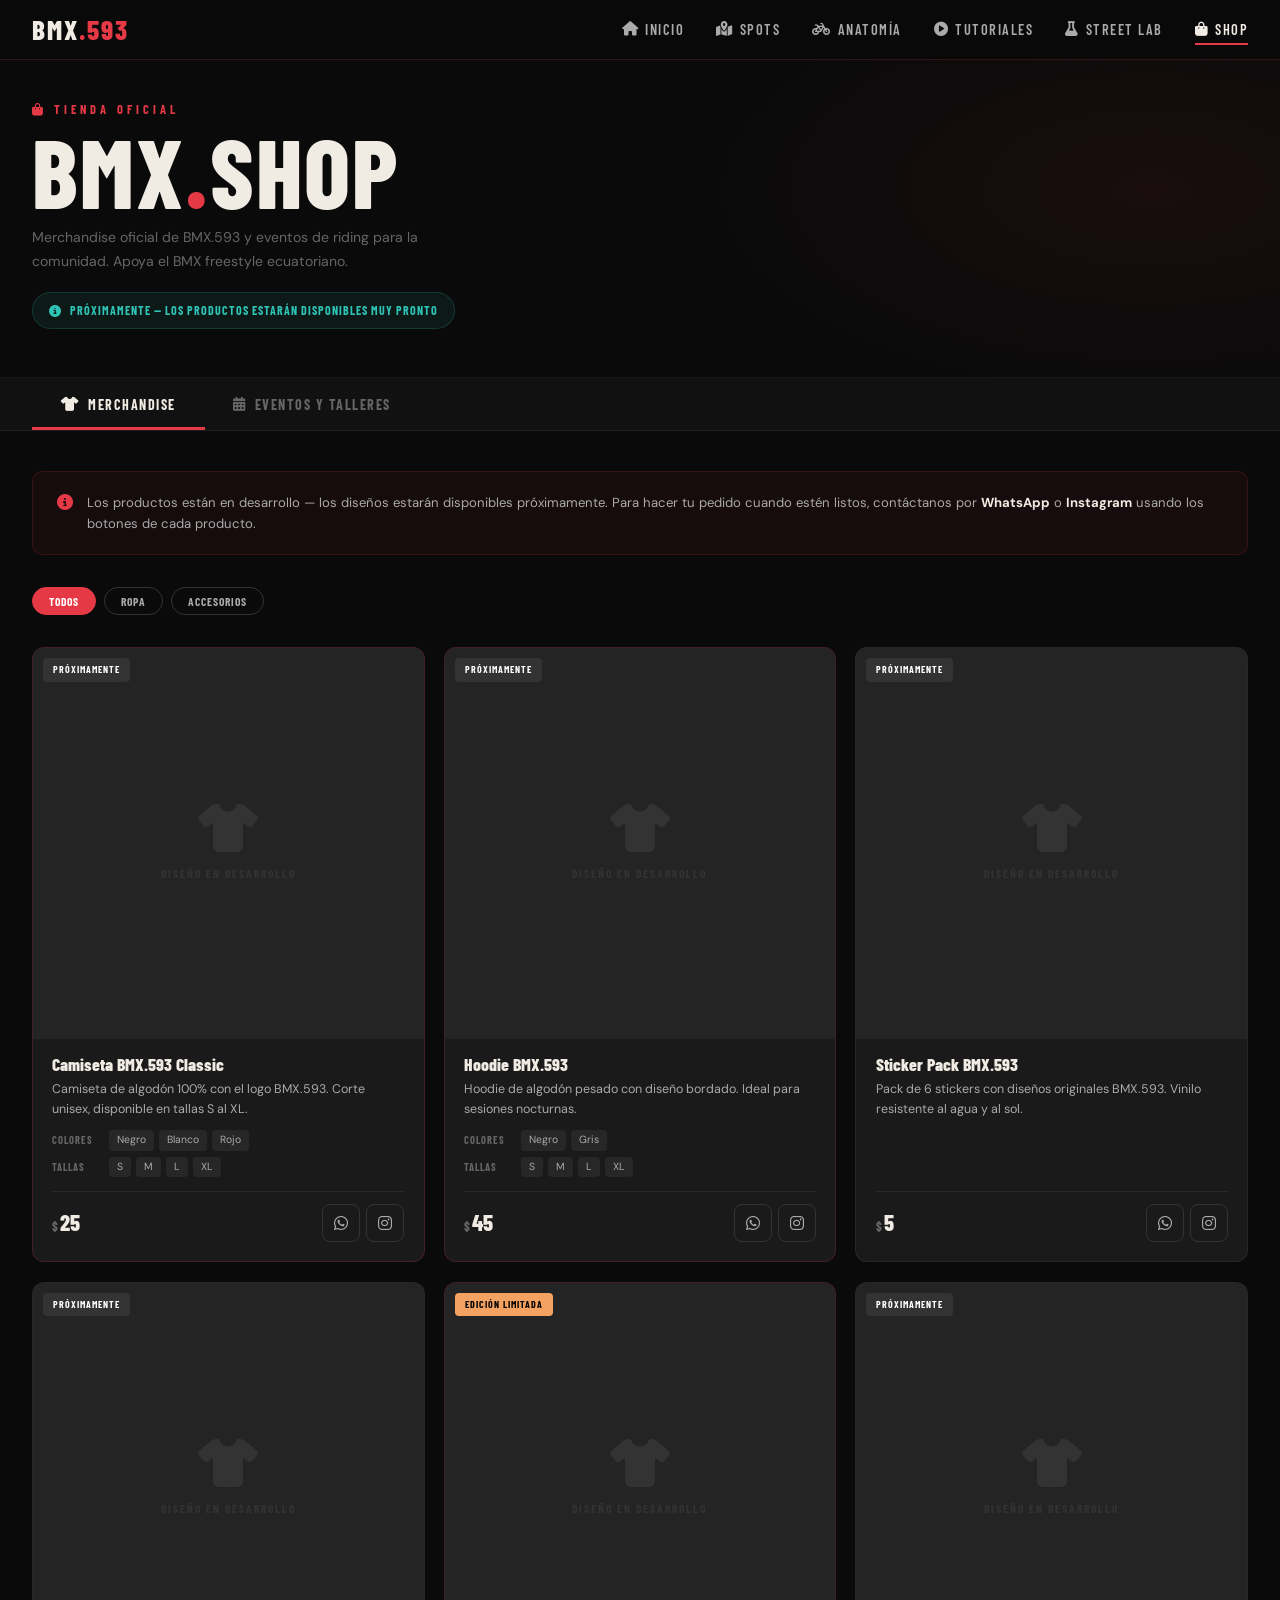
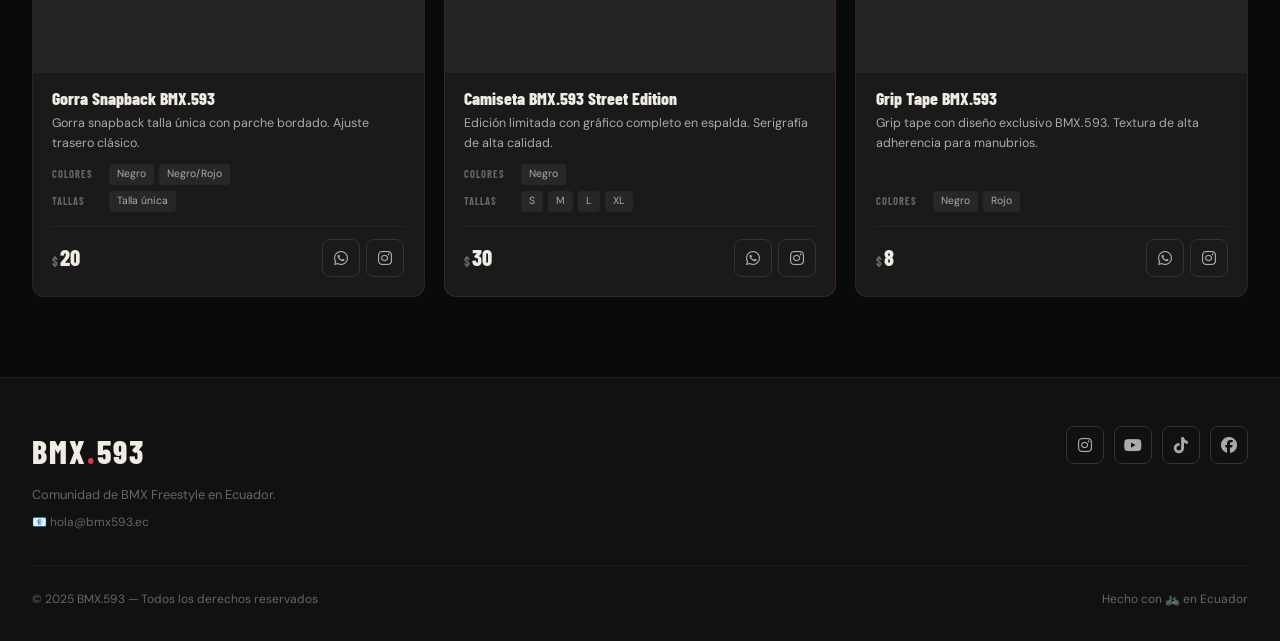
<file: shop.html>
<!DOCTYPE html>
<html lang="es">
<head>
  <meta charset="UTF-8">
  <meta name="viewport" content="width=device-width, initial-scale=1.0">
  <title>BMX.593 — Shop</title>
  <link rel="preconnect" href="https://fonts.googleapis.com">
  <link rel="preconnect" href="https://fonts.gstatic.com" crossorigin>
  <link href="https://fonts.googleapis.com/css2?family=Barlow+Condensed:wght@400;600;700;800&family=DM+Sans:wght@400;500;600&display=swap" rel="stylesheet">
  <link rel="stylesheet" href="https://cdnjs.cloudflare.com/ajax/libs/font-awesome/6.5.0/css/all.min.css">
  <link rel="stylesheet" href="css/style.css">
  <style>
    /* ── Hero ──────────────────────────────────────────────── */
    .shop-hero {
      padding: 100px 2rem 3rem;
      background: var(--negro);
      border-bottom: 1px solid rgba(255,255,255,0.06);
      position: relative; overflow: hidden;
    }
    .shop-hero::before {
      content: '';
      position: absolute; inset: 0;
      background: radial-gradient(ellipse 50% 80% at 90% 50%, rgba(230,57,70,0.07) 0%, transparent 70%);
    }
    .shop-hero-inner {
      max-width: 1280px; margin: 0 auto;
      position: relative; z-index: 1;
      display: flex; align-items: flex-end;
      justify-content: space-between; gap: 2rem; flex-wrap: wrap;
    }
    .shop-hero-eyebrow {
      font-family: var(--font-display); font-size: 0.78rem;
      font-weight: 700; letter-spacing: 4px; text-transform: uppercase;
      color: var(--rojo); margin-bottom: 0.5rem;
    }
    .shop-hero h1 {
      font-family: var(--font-display);
      font-size: clamp(3rem, 8vw, 6rem);
      font-weight: 800; text-transform: uppercase;
      letter-spacing: 2px; line-height: 0.9;
    }
    .shop-hero h1 span { color: var(--rojo); }
    .shop-hero-desc {
      font-size: 0.88rem; color: var(--gris-400);
      max-width: 420px; line-height: 1.65; margin-top: 0.75rem;
    }
    .shop-hero-aviso {
      display: inline-flex; align-items: center; gap: 8px;
      background: rgba(46,196,182,0.08);
      border: 1px solid rgba(46,196,182,0.2);
      border-radius: 40px; padding: 8px 16px; margin-top: 1.2rem;
      font-size: 0.75rem; color: var(--teal);
      font-family: var(--font-display); font-weight: 700;
      letter-spacing: 1px; text-transform: uppercase;
    }

    /* ── Tabs ──────────────────────────────────────────────── */
    .shop-tabs-wrap {
      background: var(--gris-900);
      border-bottom: 1px solid rgba(255,255,255,0.06);
      position: sticky; top: 60px; z-index: 100;
    }
    .shop-tabs {
      max-width: 1280px; margin: 0 auto;
      padding: 0 2rem; display: flex;
    }
    .shop-tab {
      font-family: var(--font-display); font-size: 0.88rem;
      font-weight: 700; letter-spacing: 1.5px; text-transform: uppercase;
      padding: 1.1rem 1.8rem; background: transparent; border: none;
      color: var(--gris-400); cursor: pointer;
      display: flex; align-items: center; gap: 8px;
      position: relative; transition: color 0.2s;
    }
    .shop-tab::after {
      content: ''; position: absolute;
      bottom: 0; left: 0; right: 0; height: 3px;
      background: transparent; transition: background 0.2s;
    }
    .shop-tab:hover { color: var(--blanco); }
    .shop-tab.activo { color: var(--blanco); }
    .shop-tab.activo::after { background: var(--rojo); }

    /* ── Contenido principal ───────────────────────────────── */
    .shop-contenido {
      max-width: 1280px; margin: 0 auto;
      padding: 2.5rem 2rem 5rem;
    }
    .shop-seccion { display: none; }
    .shop-seccion.activa { display: block; }

    /* ── MERCHANDISE ───────────────────────────────────────── */
    .merch-intro {
      background: rgba(230,57,70,0.06);
      border: 1px solid rgba(230,57,70,0.15);
      border-radius: 10px; padding: 1.2rem 1.5rem;
      margin-bottom: 2rem;
      display: flex; align-items: flex-start; gap: 14px;
    }
    .merch-intro i { color: var(--rojo); font-size: 1rem; margin-top: 2px; flex-shrink: 0; }
    .merch-intro p { font-size: 0.82rem; color: var(--gris-200); line-height: 1.65; }
    .merch-intro strong { color: var(--blanco); }

    .merch-filtros {
      display: flex; gap: 8px; margin-bottom: 2rem; flex-wrap: wrap;
    }
    .merch-filtro {
      font-family: var(--font-display); font-size: 0.72rem; font-weight: 700;
      letter-spacing: 1px; text-transform: uppercase;
      padding: 6px 16px; border-radius: 40px;
      border: 1.5px solid var(--gris-600);
      background: transparent; color: var(--gris-200); cursor: pointer;
      transition: all 0.2s;
    }
    .merch-filtro:hover { border-color: var(--gris-200); color: var(--blanco); }
    .merch-filtro.activo { background: var(--rojo); border-color: var(--rojo); color: #fff; }

    .merch-grid {
      display: grid;
      grid-template-columns: repeat(3, 1fr);
      gap: 1.2rem;
    }

    .merch-card {
      background: var(--gris-800);
      border: 1px solid rgba(255,255,255,0.06);
      border-radius: 12px; overflow: hidden;
      display: flex; flex-direction: column;
      transition: transform 0.2s, border-color 0.2s, box-shadow 0.2s;
    }
    .merch-card:hover {
      transform: translateY(-3px);
      border-color: rgba(230,57,70,0.25);
      box-shadow: 0 8px 30px rgba(0,0,0,0.4);
    }
    .merch-card.destacada { border-color: rgba(230,57,70,0.2); }

    .merch-img-wrap {
      position: relative; aspect-ratio: 1/1;
      background: var(--gris-700); overflow: hidden;
    }
    .merch-img-placeholder {
      width: 100%; height: 100%;
      display: flex; flex-direction: column;
      align-items: center; justify-content: center;
      gap: 0.75rem; color: var(--gris-600);
    }
    .merch-img-placeholder i { font-size: 3rem; }
    .merch-img-placeholder span {
      font-family: var(--font-display); font-size: 0.72rem;
      font-weight: 700; letter-spacing: 2px; text-transform: uppercase;
    }
    .merch-img-wrap img {
      width: 100%; height: 100%; object-fit: cover;
      transition: transform 0.3s;
    }
    .merch-card:hover .merch-img-wrap img { transform: scale(1.04); }

    .merch-badge {
      position: absolute; top: 10px; left: 10px;
      font-family: var(--font-display); font-size: 0.62rem;
      font-weight: 700; letter-spacing: 1px; text-transform: uppercase;
      padding: 4px 10px; border-radius: 4px;
      background: var(--rojo); color: #fff;
    }
    .merch-badge.pronto { background: var(--gris-600); }
    .merch-badge.limitada { background: var(--naranja); color: #000; }

    .merch-body {
      padding: 1rem 1.2rem 1.2rem;
      display: flex; flex-direction: column; flex: 1; gap: 6px;
    }
    .merch-nombre {
      font-family: var(--font-display); font-size: 1.1rem;
      font-weight: 800; color: var(--blanco); line-height: 1.1;
    }
    .merch-desc {
      font-size: 0.78rem; color: var(--gris-200); line-height: 1.6;
      flex: 1;
    }
    .merch-meta { display: flex; flex-direction: column; gap: 6px; margin-top: 4px; }
    .merch-colores, .merch-tallas {
      display: flex; gap: 5px; flex-wrap: wrap; align-items: center;
    }
    .merch-meta-label {
      font-size: 0.65rem; color: var(--gris-400);
      font-family: var(--font-display); font-weight: 700;
      letter-spacing: 1px; text-transform: uppercase; min-width: 52px;
    }
    .merch-chip {
      font-size: 0.65rem; padding: 2px 8px;
      background: rgba(255,255,255,0.06);
      border-radius: 4px; color: var(--gris-200);
    }

    .merch-footer {
      display: flex; align-items: center;
      justify-content: space-between; gap: 8px;
      padding-top: 12px;
      border-top: 1px solid rgba(255,255,255,0.06);
      margin-top: 8px;
    }
    .merch-precio {
      font-family: var(--font-display); font-size: 1.4rem;
      font-weight: 800; color: var(--blanco);
    }
    .merch-precio .moneda { font-size: 0.8rem; color: var(--gris-400); margin-right: 2px; }

    .merch-btns { display: flex; gap: 6px; }
    .merch-btn {
      width: 38px; height: 38px; border-radius: 8px;
      border: 1.5px solid var(--gris-600);
      background: transparent; color: var(--gris-200);
      display: flex; align-items: center; justify-content: center;
      font-size: 1rem; cursor: pointer;
      transition: all 0.2s; text-decoration: none;
    }
    .merch-btn:hover { color: var(--blanco); }
    .merch-btn.wa:hover { background: #25D366; border-color: #25D366; color: #fff; }
    .merch-btn.ig:hover { background: linear-gradient(135deg,#f09433,#e6683c,#dc2743,#cc2366,#bc1888); border-color: #e6683c; color: #fff; }
    .merch-btn-pronto {
      font-family: var(--font-display); font-size: 0.72rem; font-weight: 700;
      letter-spacing: 1px; text-transform: uppercase;
      padding: 8px 14px; border-radius: 8px;
      border: 1.5px solid var(--gris-600);
      background: transparent; color: var(--gris-400);
      cursor: default;
    }

    /* ── EVENTOS ───────────────────────────────────────────── */
    .eventos-header {
      display: flex; align-items: center;
      justify-content: space-between; flex-wrap: wrap;
      gap: 1rem; margin-bottom: 1.5rem;
    }
    .eventos-titulo {
      font-family: var(--font-display); font-size: 1.2rem;
      font-weight: 800; text-transform: uppercase; letter-spacing: 1px;
    }
    .eventos-titulo span { color: var(--rojo); }

    .eventos-grid {
      display: grid; grid-template-columns: repeat(2, 1fr);
      gap: 1.2rem; margin-bottom: 3rem;
    }
    .evento-card {
      background: var(--gris-800);
      border: 1px solid rgba(255,255,255,0.06);
      border-radius: 12px; overflow: hidden;
      display: flex; flex-direction: column;
      transition: transform 0.2s, border-color 0.2s;
    }
    .evento-card:hover { transform: translateY(-2px); border-color: rgba(230,57,70,0.25); }
    .evento-card.destacado { border-color: rgba(230,57,70,0.2); }
    .evento-card.pasado { opacity: 0.6; }

    .evento-img {
      position: relative; aspect-ratio: 16/7; overflow: hidden;
      background: var(--gris-700);
    }
    .evento-img-placeholder {
      width: 100%; height: 100%;
      display: flex; align-items: center; justify-content: center;
      color: var(--gris-600); font-size: 2.5rem;
    }
    .evento-img img {
      width: 100%; height: 100%; object-fit: cover;
      filter: brightness(0.7); transition: transform 0.3s;
    }
    .evento-card:hover .evento-img img { transform: scale(1.03); }
    .evento-tipo-badge {
      position: absolute; top: 10px; left: 10px;
      font-family: var(--font-display); font-size: 0.62rem;
      font-weight: 700; letter-spacing: 1px; text-transform: uppercase;
      padding: 4px 10px; border-radius: 4px; color: #fff;
    }
    .evento-estado-badge {
      position: absolute; top: 10px; right: 10px;
      font-family: var(--font-display); font-size: 0.62rem;
      font-weight: 700; letter-spacing: 1px; text-transform: uppercase;
      padding: 4px 10px; border-radius: 4px;
    }

    .evento-body { padding: 1.2rem; flex: 1; display: flex; flex-direction: column; gap: 8px; }
    .evento-nombre {
      font-family: var(--font-display); font-size: 1.15rem;
      font-weight: 800; color: var(--blanco); line-height: 1.15;
    }
    .evento-desc { font-size: 0.78rem; color: var(--gris-200); line-height: 1.65; flex: 1; }

    .evento-detalles {
      display: grid; grid-template-columns: 1fr 1fr;
      gap: 6px; margin-top: 4px;
    }
    .evento-detalle {
      display: flex; align-items: flex-start; gap: 7px;
      font-size: 0.75rem; color: var(--gris-200);
    }
    .evento-detalle i { color: var(--rojo); font-size: 0.7rem; margin-top: 2px; flex-shrink: 0; }

    .evento-cupos-wrap { margin-top: 4px; }
    .evento-cupos-label {
      display: flex; justify-content: space-between;
      font-size: 0.7rem; color: var(--gris-400); margin-bottom: 4px;
    }
    .evento-cupos-bar {
      height: 4px; background: var(--gris-700); border-radius: 2px;
    }
    .evento-cupos-fill {
      height: 100%; border-radius: 2px;
      transition: width 0.4s ease;
    }

    .evento-incluye { margin-top: 6px; display: flex; flex-wrap: wrap; gap: 5px; }
    .evento-inc-chip {
      font-size: 0.65rem; padding: 2px 8px;
      background: rgba(46,196,182,0.08);
      border: 1px solid rgba(46,196,182,0.15);
      border-radius: 4px; color: var(--teal);
    }

    .evento-footer {
      display: flex; align-items: center;
      justify-content: space-between; gap: 10px;
      padding-top: 12px;
      border-top: 1px solid rgba(255,255,255,0.06);
      margin-top: 8px; flex-wrap: wrap;
    }
    .evento-precio {
      font-family: var(--font-display); font-size: 1.4rem;
      font-weight: 800; color: var(--blanco);
    }
    .evento-precio .gratis { color: var(--teal); }
    .evento-precio .moneda { font-size: 0.8rem; color: var(--gris-400); }

    .evento-btns { display: flex; gap: 6px; }
    .btn-inscribir {
      font-family: var(--font-display); font-size: 0.75rem; font-weight: 700;
      letter-spacing: 1px; text-transform: uppercase;
      padding: 9px 16px; border-radius: 8px;
      background: var(--rojo); border: none; color: #fff;
      cursor: pointer; transition: all 0.2s;
      display: flex; align-items: center; gap: 6px; text-decoration: none;
    }
    .btn-inscribir:hover { background: #c62d38; transform: translateY(-1px); }
    .btn-inscribir.wa { background: #25D366; }
    .btn-inscribir.wa:hover { background: #1da851; }
    .btn-inscribir.ig { background: #e6683c; }
    .btn-inscribir.ig:hover { background: #cc4a22; }
    .btn-inscribir.agotado { background: var(--gris-600); cursor: not-allowed; }
    .btn-inscribir.agotado:hover { transform: none; }

    /* Eventos pasados */
    .pasados-titulo {
      font-family: var(--font-display); font-size: 1rem;
      font-weight: 800; text-transform: uppercase; letter-spacing: 1px;
      color: var(--gris-400); margin-bottom: 1rem;
      display: flex; align-items: center; gap: 8px;
    }
    .pasados-titulo i { color: var(--gris-600); }

    /* ── Responsive ────────────────────────────────────────── */
    @media (max-width: 1024px) {
      .merch-grid { grid-template-columns: repeat(2, 1fr); }
    }
    @media (max-width: 768px) {
      .shop-hero { padding-top: 80px; }
      .merch-grid { grid-template-columns: 1fr; }
      .eventos-grid { grid-template-columns: 1fr; }
      .shop-tabs { overflow-x: auto; }
      .shop-tab { padding: 1rem 1.2rem; font-size: 0.78rem; white-space: nowrap; }
      .shop-contenido { padding: 1.5rem 1.2rem 3rem; }
      .evento-detalles { grid-template-columns: 1fr; }
    }
  </style>
</head>
<body>

  <!-- NAVBAR -->
  <nav class="navbar">
    <a href="index.html" class="navbar-logo">BMX<span class="punto">.</span><span class="num">593</span></a>
    <button class="nav-toggle" id="navToggle"><span></span><span></span><span></span></button>
    <ul class="navbar-links" id="navLinks">
      <li><a href="index.html"><i class="fa-solid fa-house"></i> Inicio</a></li>
      <li><a href="spots.html"><i class="fa-solid fa-map-location-dot"></i> Spots</a></li>
      <li><a href="anatomia.html"><i class="fa-solid fa-bicycle"></i> Anatomía</a></li>
      <li><a href="tutoriales.html"><i class="fa-solid fa-play-circle"></i> Tutoriales</a></li>
      <li><a href="streetlab.html"><i class="fa-solid fa-flask"></i> Street Lab</a></li>
      <li><a href="shop.html" class="activo"><i class="fa-solid fa-bag-shopping"></i> Shop</a></li>
    </ul>
  </nav>

  <!-- HERO -->
  <div class="shop-hero">
    <div class="shop-hero-inner">
      <div>
        <p class="shop-hero-eyebrow"><i class="fa-solid fa-bag-shopping"></i> Tienda oficial</p>
        <h1>BMX<span>.</span>Shop</h1>
        <p class="shop-hero-desc">Merchandise oficial de BMX.593 y eventos de riding para la comunidad. Apoya el BMX freestyle ecuatoriano.</p>
        <div class="shop-hero-aviso">
          <i class="fa-solid fa-circle-info"></i>
          Próximamente — los productos estarán disponibles muy pronto
        </div>
      </div>
    </div>
  </div>

  <!-- TABS -->
  <div class="shop-tabs-wrap">
    <div class="shop-tabs">
      <button class="shop-tab activo" data-tab="merch" onclick="cambiarTab('merch')">
        <i class="fa-solid fa-shirt"></i> Merchandise
      </button>
      <button class="shop-tab" data-tab="eventos" onclick="cambiarTab('eventos')">
        <i class="fa-solid fa-calendar-days"></i> Eventos y Talleres
      </button>
    </div>
  </div>

  <!-- CONTENIDO -->
  <div class="shop-contenido">

    <!-- ══ MERCHANDISE ══ -->
    <section class="shop-seccion activa" id="tab-merch">
      <div class="merch-intro">
        <i class="fa-solid fa-circle-info"></i>
        <p>Los productos están en desarrollo — los diseños estarán disponibles próximamente. Para hacer tu pedido cuando estén listos, contáctanos por <strong>WhatsApp</strong> o <strong>Instagram</strong> usando los botones de cada producto.</p>
      </div>
      <div class="merch-filtros" id="merch-filtros"></div>
      <div class="merch-grid" id="merch-grid"></div>
    </section>

    <!-- ══ EVENTOS ══ -->
    <section class="shop-seccion" id="tab-eventos">
      <div class="eventos-header">
        <div class="eventos-titulo">Próximos <span>Eventos</span></div>
      </div>
      <div class="eventos-grid" id="eventos-proximos"></div>

      <div class="pasados-titulo">
        <i class="fa-solid fa-clock-rotate-left"></i> Eventos pasados
      </div>
      <div class="eventos-grid" id="eventos-pasados"></div>
    </section>

  </div>

  <!-- FOOTER -->
  <footer>
    <div class="footer-inner">
      <div>
        <div class="footer-logo">BMX<span>.</span>593</div>
        <p class="footer-tagline">Comunidad de BMX Freestyle en Ecuador.</p>
        <p class="footer-contact">📧 <a href="mailto:hola@bmx593.ec">hola@bmx593.ec</a></p>
      </div>
      <div class="footer-social">
        <a href="https://instagram.com" target="_blank" rel="noopener"><i class="fa-brands fa-instagram"></i></a>
        <a href="https://youtube.com"   target="_blank" rel="noopener"><i class="fa-brands fa-youtube"></i></a>
        <a href="https://tiktok.com"    target="_blank" rel="noopener"><i class="fa-brands fa-tiktok"></i></a>
        <a href="https://facebook.com"  target="_blank" rel="noopener"><i class="fa-brands fa-facebook"></i></a>
      </div>
    </div>
    <div class="footer-bottom">
      <span>© 2025 BMX.593 — Todos los derechos reservados</span>
      <span>Hecho con 🚲 en Ecuador</span>
    </div>
  </footer>

  <script src="js/shop.js"></script>
  <script>
    // ── Estado ────────────────────────────────────────────────
    let filtroActivo = "todos";

    const TIPO_CONFIG = {
      taller: { color:"#e63946", label:"Taller" },
      sesion: { color:"#2ec4b6", label:"Sesión" },
    };
    const ESTADO_CONFIG = {
      proximo: { color:"#57cc99", bg:"rgba(87,204,153,0.15)", label:"Próximo" },
      agotado: { color:"#e63946", bg:"rgba(230,57,70,0.15)",  label:"Agotado" },
      pasado:  { color:"#666",    bg:"rgba(80,80,80,0.2)",    label:"Finalizado" },
    };

    // ── Init ─────────────────────────────────────────────────
    document.addEventListener("DOMContentLoaded", () => {
      renderFiltros();
      renderMerch();
      renderEventos();
      document.getElementById("navToggle").addEventListener("click", () =>
        document.getElementById("navLinks").classList.toggle("abierto"));
    });

    // ── Tabs ─────────────────────────────────────────────────
    function cambiarTab(tab) {
      document.querySelectorAll(".shop-tab").forEach(t =>
        t.classList.toggle("activo", t.dataset.tab === tab));
      document.querySelectorAll(".shop-seccion").forEach(s =>
        s.classList.toggle("activa", s.id === "tab-" + tab));
    }

    // ── Filtros de merchandise ────────────────────────────────
    function renderFiltros() {
      const categorias = ["todos", ...new Set(PRODUCTOS.map(p => p.categoria))];
      const labels = { todos:"Todos", ropa:"Ropa", accesorios:"Accesorios" };
      document.getElementById("merch-filtros").innerHTML = categorias.map(c => `
        <button class="merch-filtro ${c === "todos" ? "activo" : ""}"
                data-cat="${c}" onclick="filtrarMerch('${c}')">
          ${labels[c] || c}
        </button>`).join("");
    }

    function filtrarMerch(cat) {
      filtroActivo = cat;
      document.querySelectorAll(".merch-filtro").forEach(b =>
        b.classList.toggle("activo", b.dataset.cat === cat));
      renderMerch();
    }

    // ── Merchandise ───────────────────────────────────────────
    function renderMerch() {
      const productos = filtroActivo === "todos"
        ? PRODUCTOS
        : PRODUCTOS.filter(p => p.categoria === filtroActivo);

      document.getElementById("merch-grid").innerHTML = productos.map(p => {
        const badgeClass = p.badge === "Próximamente" ? "pronto"
          : p.badge === "Edición Limitada" ? "limitada" : "";

        // Imagen o placeholder
        const imgHTML = `
          <div class="merch-img-placeholder">
            <i class="fa-solid fa-shirt"></i>
            <span>Diseño en desarrollo</span>
          </div>`;

        // Colores y tallas
        const coloresHTML = p.colores.length ? `
          <div class="merch-colores">
            <span class="merch-meta-label">Colores</span>
            ${p.colores.map(c => `<span class="merch-chip">${c}</span>`).join("")}
          </div>` : "";

        const tallasHTML = p.tallas.length ? `
          <div class="merch-tallas">
            <span class="merch-meta-label">Tallas</span>
            ${p.tallas.map(t => `<span class="merch-chip">${t}</span>`).join("")}
          </div>` : "";

        // Botones
        const waMsg  = encodeURIComponent(`Hola BMX.593! Me interesa el producto: ${p.nombre} ($${p.precio}). ¿Cuándo estará disponible?`);
        const igMsg  = encodeURIComponent(`Hola! Me interesa: ${p.nombre}`);
        const btnsHTML = p.disponible
          ? `<div class="merch-btns">
               <a href="https://wa.me/${SHOP_CONFIG.whatsapp}?text=${waMsg}" target="_blank" rel="noopener" class="merch-btn wa" title="Pedir por WhatsApp"><i class="fa-brands fa-whatsapp"></i></a>
               <a href="https://instagram.com/${SHOP_CONFIG.instagram}" target="_blank" rel="noopener" class="merch-btn ig" title="Ver en Instagram"><i class="fa-brands fa-instagram"></i></a>
             </div>`
          : `<div class="merch-btns">
               <a href="https://wa.me/${SHOP_CONFIG.whatsapp}?text=${waMsg}" target="_blank" rel="noopener" class="merch-btn wa" title="Consultar por WhatsApp"><i class="fa-brands fa-whatsapp"></i></a>
               <a href="https://instagram.com/${SHOP_CONFIG.instagram}" target="_blank" rel="noopener" class="merch-btn ig" title="Ver en Instagram"><i class="fa-brands fa-instagram"></i></a>
             </div>`;

        return `
          <div class="merch-card ${p.destacado ? "destacada" : ""}">
            <div class="merch-img-wrap">
              ${imgHTML}
              <span class="merch-badge ${badgeClass}">${p.badge}</span>
            </div>
            <div class="merch-body">
              <div class="merch-nombre">${p.nombre}</div>
              <p class="merch-desc">${p.descripcion}</p>
              <div class="merch-meta">${coloresHTML}${tallasHTML}</div>
              <div class="merch-footer">
                <div class="merch-precio">
                  <span class="moneda">$</span>${p.precio}
                </div>
                ${btnsHTML}
              </div>
            </div>
          </div>`;
      }).join("");
    }

    // ── Eventos ───────────────────────────────────────────────
    function renderEventos() {
      const proximos = EVENTOS.filter(e => e.estado !== "pasado");
      const pasados  = EVENTOS.filter(e => e.estado === "pasado");

      document.getElementById("eventos-proximos").innerHTML =
        proximos.length ? proximos.map(e => renderEventoCard(e)).join("") :
        `<div style="color:var(--gris-400);font-size:0.88rem;grid-column:1/-1;padding:2rem 0">
           No hay eventos próximos por ahora. ¡Síguenos en redes para no perderte ninguno!
         </div>`;

      document.getElementById("eventos-pasados").innerHTML =
        pasados.length ? pasados.map(e => renderEventoCard(e)).join("") : "";
    }

    function renderEventoCard(e) {
      const tipoCfg   = TIPO_CONFIG[e.tipo] || { color:"#666", label:e.tipo };
      const estadoCfg = ESTADO_CONFIG[e.estado] || { color:"#666", bg:"rgba(100,100,100,0.15)", label:e.estado };
      const fecha     = new Date(e.fecha + "T12:00:00");
      const fechaStr  = fecha.toLocaleDateString("es-EC", { weekday:"long", day:"numeric", month:"long" });
      const esPasado  = e.estado === "pasado";
      const esAgotado = e.cuposDisponibles === 0 && !esPasado;

      const ocupados    = e.cuposTotal - e.cuposDisponibles;
      const pctOcupado  = Math.round((ocupados / e.cuposTotal) * 100);
      const colorCupos  = pctOcupado >= 90 ? "#e63946" : pctOcupado >= 60 ? "#f9c74f" : "#57cc99";

      // Imagen o placeholder
      const imgHTML = `
        <div class="evento-img-placeholder">
          <i class="fa-solid ${e.tipo === "taller" ? "fa-chalkboard-user" : "fa-bicycle"}"></i>
        </div>`;

      // Precio
      const precioHTML = e.precio === 0
        ? `<div class="evento-precio"><span class="gratis">GRATIS</span></div>`
        : `<div class="evento-precio"><span class="moneda">$</span>${e.precio}</div>`;

      // Botones
      const waMsg = encodeURIComponent(`Hola BMX.593! Quiero inscribirme al evento: ${e.nombre} (${fechaStr})`);
      let btnsHTML = "";
      if (esPasado) {
        btnsHTML = `<span style="font-size:0.75rem;color:var(--gris-400)">Evento finalizado</span>`;
      } else if (esAgotado || e.estado === "agotado") {
        btnsHTML = `<button class="btn-inscribir agotado" disabled><i class="fa-solid fa-ban"></i> Agotado</button>`;
      } else {
        btnsHTML = `
          <a href="https://wa.me/${SHOP_CONFIG.whatsapp}?text=${waMsg}" target="_blank" rel="noopener" class="btn-inscribir wa">
            <i class="fa-brands fa-whatsapp"></i> WhatsApp
          </a>
          <a href="https://instagram.com/${SHOP_CONFIG.instagram}" target="_blank" rel="noopener" class="btn-inscribir ig">
            <i class="fa-brands fa-instagram"></i> Instagram
          </a>`;
      }

      // Incluye chips
      const incluyeHTML = e.incluye.length ? `
        <div class="evento-incluye">
          ${e.incluye.map(i => `<span class="evento-inc-chip"><i class="fa-solid fa-check"></i> ${i}</span>`).join("")}
        </div>` : "";

      return `
        <div class="evento-card ${e.destacado ? "destacado" : ""} ${esPasado ? "pasado" : ""}">
          <div class="evento-img">
            ${imgHTML}
            <span class="evento-tipo-badge" style="background:${tipoCfg.color}">${tipoCfg.label}</span>
            <span class="evento-estado-badge" style="background:${estadoCfg.bg};color:${estadoCfg.color}">${estadoCfg.label}</span>
          </div>
          <div class="evento-body">
            <h3 class="evento-nombre">${e.nombre}</h3>
            <p class="evento-desc">${e.descripcion}</p>
            <div class="evento-detalles">
              <div class="evento-detalle"><i class="fa-solid fa-calendar"></i>${fechaStr}</div>
              <div class="evento-detalle"><i class="fa-solid fa-clock"></i>${e.hora}</div>
              <div class="evento-detalle"><i class="fa-solid fa-location-dot"></i>${e.lugar}</div>
              <div class="evento-detalle"><i class="fa-solid fa-user"></i>${e.instructor}</div>
            </div>
            ${!esPasado ? `
            <div class="evento-cupos-wrap">
              <div class="evento-cupos-label">
                <span>Cupos disponibles</span>
                <span style="color:${colorCupos}">${e.cuposDisponibles} / ${e.cuposTotal}</span>
              </div>
              <div class="evento-cupos-bar">
                <div class="evento-cupos-fill" style="width:${pctOcupado}%;background:${colorCupos}"></div>
              </div>
            </div>` : ""}
            ${incluyeHTML}
            <div class="evento-footer">
              ${precioHTML}
              <div class="evento-btns">${btnsHTML}</div>
            </div>
          </div>
        </div>`;
    }
  </script>
</body>
</html>
</file>
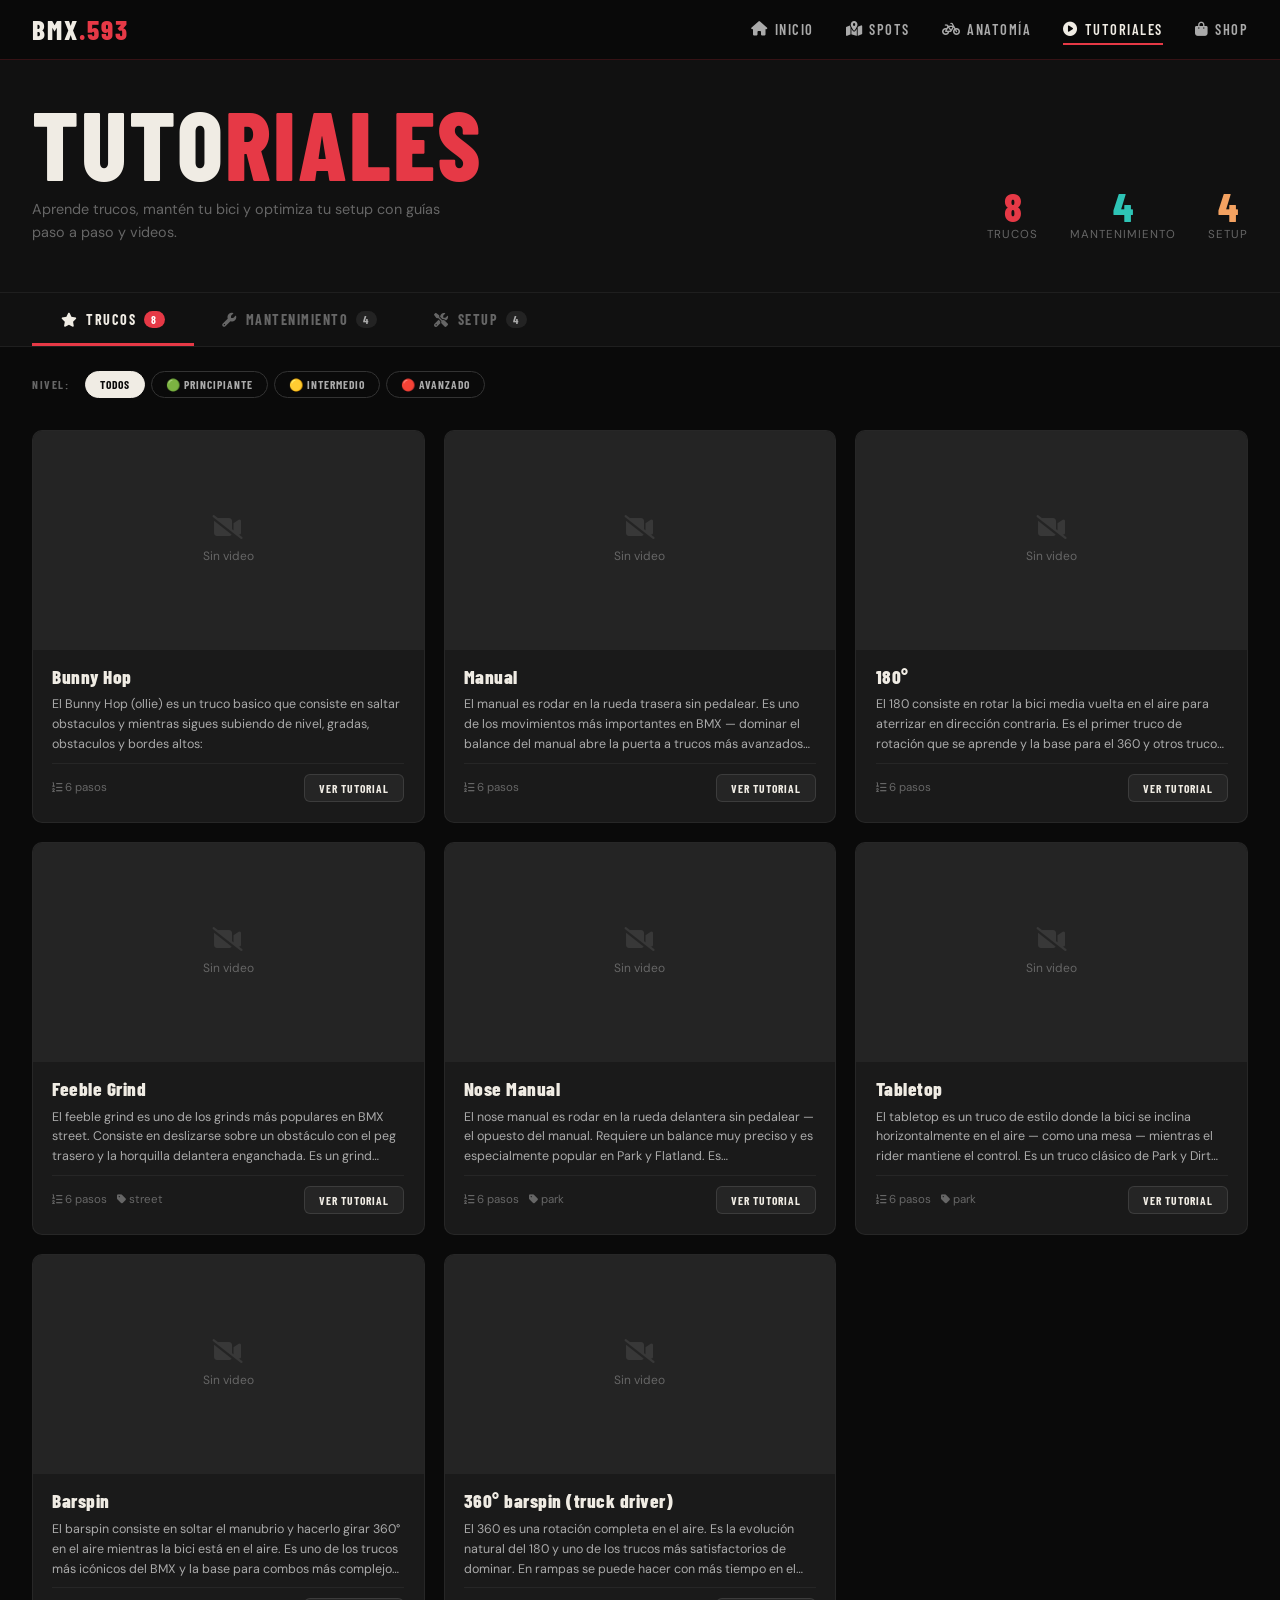
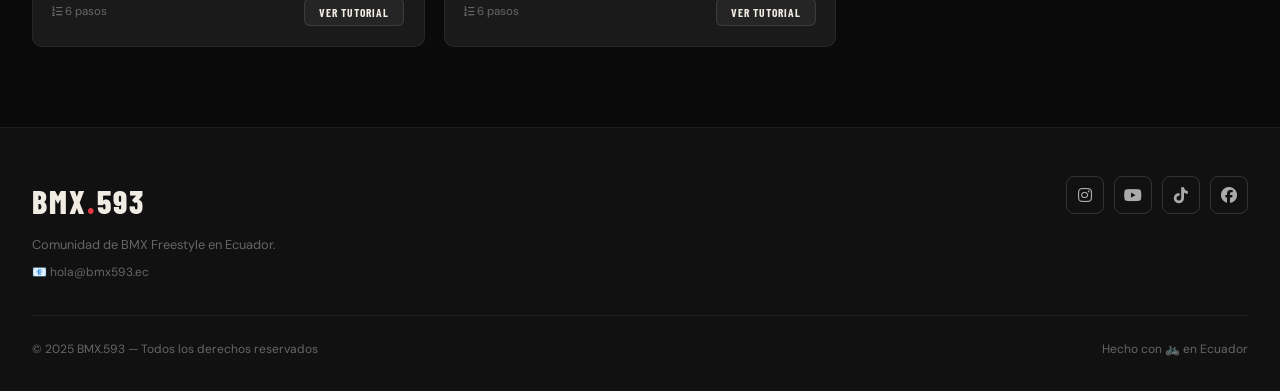
<file: tutoriales.html>
<!DOCTYPE html>
<html lang="es">
<head>
  <meta charset="UTF-8">
  <meta name="viewport" content="width=device-width, initial-scale=1.0">
  <meta name="description" content="BMX.593 — Tutoriales de BMX Freestyle: trucos, mantenimiento y setup para todos los niveles.">
  <title>BMX.593 — Tutoriales</title>
  <link rel="preconnect" href="https://fonts.googleapis.com">
  <link rel="preconnect" href="https://fonts.gstatic.com" crossorigin>
  <link href="https://fonts.googleapis.com/css2?family=Barlow+Condensed:wght@400;600;700;800&family=DM+Sans:wght@400;500;600&display=swap" rel="stylesheet">
  <link rel="stylesheet" href="https://cdnjs.cloudflare.com/ajax/libs/font-awesome/6.5.0/css/all.min.css">
  <link rel="stylesheet" href="css/style.css">
  <style>
    /* ── Variables locales ─────────────────────────────────── */
    :root {
      --color-truco:        #e63946;
      --color-mantenimiento:#2ec4b6;
      --color-setup:        #f4a261;
      --color-principiante: #2ec4b6;
      --color-intermedio:   #f4a261;
      --color-avanzado:     #e63946;
    }

    /* ── Hero ──────────────────────────────────────────────── */
    .tut-hero {
      padding: 100px 2rem 3rem;
      background: var(--gris-900);
      border-bottom: 1px solid rgba(255,255,255,0.06);
    }
    .tut-hero-inner {
      max-width: 1280px; margin: 0 auto;
      display: flex; align-items: flex-end;
      justify-content: space-between; gap: 2rem; flex-wrap: wrap;
    }
    .tut-hero h1 {
      font-family: var(--font-display);
      font-size: clamp(3rem, 8vw, 6rem);
      font-weight: 800; text-transform: uppercase;
      letter-spacing: 2px; line-height: 0.9;
    }
    .tut-hero h1 span { color: var(--rojo); }
    .tut-hero p {
      font-size: 0.9rem; color: var(--gris-400);
      margin-top: 0.75rem; max-width: 420px; line-height: 1.6;
    }
    .tut-stats {
      display: flex; gap: 2rem; flex-wrap: wrap;
    }
    .tut-stat {
      text-align: center;
    }
    .tut-stat-num {
      font-family: var(--font-display);
      font-size: 2.5rem; font-weight: 800; line-height: 1;
    }
    .tut-stat-label {
      font-size: 0.72rem; color: var(--gris-400);
      text-transform: uppercase; letter-spacing: 1px;
    }

    /* ── Tabs de tipo ──────────────────────────────────────── */
    .tut-tabs-wrap {
      background: var(--gris-900);
      border-bottom: 1px solid rgba(255,255,255,0.06);
      position: sticky; top: 60px; z-index: 100;
    }
    .tut-tabs {
      max-width: 1280px; margin: 0 auto;
      padding: 0 2rem;
      display: flex; gap: 0;
    }
    .tut-tab {
      font-family: var(--font-display);
      font-size: 0.88rem; font-weight: 700;
      letter-spacing: 1.5px; text-transform: uppercase;
      padding: 1.1rem 1.8rem;
      background: transparent; border: none;
      color: var(--gris-400); cursor: pointer;
      position: relative; transition: color 0.2s;
      display: flex; align-items: center; gap: 8px;
    }
    .tut-tab::after {
      content: ''; position: absolute;
      bottom: 0; left: 0; right: 0; height: 3px;
      background: transparent; transition: background 0.2s;
    }
    .tut-tab:hover { color: var(--blanco); }
    .tut-tab.activo { color: var(--blanco); }
    .tut-tab[data-tipo="truco"].activo::after        { background: var(--color-truco); }
    .tut-tab[data-tipo="mantenimiento"].activo::after{ background: var(--color-mantenimiento); }
    .tut-tab[data-tipo="setup"].activo::after        { background: var(--color-setup); }
    .tut-tab-count {
      font-size: 0.7rem; padding: 2px 7px;
      border-radius: 20px; background: rgba(255,255,255,0.08);
      color: var(--gris-200);
    }
    .tut-tab[data-tipo="truco"].activo .tut-tab-count        { background: var(--color-truco); color: #fff; }
    .tut-tab[data-tipo="mantenimiento"].activo .tut-tab-count{ background: var(--color-mantenimiento); color: #000; }
    .tut-tab[data-tipo="setup"].activo .tut-tab-count        { background: var(--color-setup); color: #000; }

    /* ── Filtros de nivel ──────────────────────────────────── */
    .tut-filtros-wrap {
      max-width: 1280px; margin: 0 auto;
      padding: 1.5rem 2rem 0;
      display: flex; align-items: center;
      gap: 1rem; flex-wrap: wrap;
    }
    .tut-filtros-label {
      font-family: var(--font-display);
      font-size: 0.72rem; font-weight: 700;
      letter-spacing: 1.5px; text-transform: uppercase;
      color: var(--gris-400);
    }
    .tut-filtros { display: flex; gap: 6px; flex-wrap: wrap; }
    .tut-filtro-btn {
      font-family: var(--font-display);
      font-size: 0.72rem; font-weight: 700;
      letter-spacing: 1px; text-transform: uppercase;
      padding: 5px 14px; border-radius: 40px;
      border: 1.5px solid var(--gris-600);
      background: transparent; color: var(--gris-200);
      cursor: pointer; transition: all 0.2s;
    }
    .tut-filtro-btn:hover { border-color: var(--gris-200); color: var(--blanco); }
    .tut-filtro-btn.activo[data-nivel="todos"]          { background: var(--blanco);  border-color: var(--blanco);  color: var(--negro); }
    .tut-filtro-btn.activo[data-nivel="principiante"]   { background: var(--color-principiante); border-color: var(--color-principiante); color: #000; }
    .tut-filtro-btn.activo[data-nivel="intermedio"]     { background: var(--color-intermedio);   border-color: var(--color-intermedio);   color: #000; }
    .tut-filtro-btn.activo[data-nivel="avanzado"]       { background: var(--color-avanzado);     border-color: var(--color-avanzado);     color: #fff; }

    /* ── Grid de cards ─────────────────────────────────────── */
    .tut-contenido {
      max-width: 1280px; margin: 0 auto;
      padding: 2rem 2rem 5rem;
    }
    .tut-grid {
      display: grid;
      grid-template-columns: repeat(3, 1fr);
      gap: 1.2rem;
    }
    .tut-card {
      background: var(--gris-800);
      border: 1px solid rgba(255,255,255,0.06);
      border-radius: 10px; overflow: hidden;
      cursor: pointer;
      transition: transform 0.2s, border-color 0.2s, box-shadow 0.2s;
      display: flex; flex-direction: column;
    }
    .tut-card:hover {
      transform: translateY(-3px);
      box-shadow: 0 8px 30px rgba(0,0,0,0.4);
      border-color: rgba(230,57,70,0.3);
    }

    /* Miniatura del video */
    .tut-card-thumb {
      position: relative; aspect-ratio: 16/9;
      overflow: hidden; background: var(--gris-700);
      cursor: pointer;
    }
    .tut-card-thumb img {
      width: 100%; height: 100%; object-fit: cover;
      filter: brightness(0.8);
      transition: transform 0.3s, filter 0.3s;
    }
    .tut-card:hover .tut-card-thumb img { transform: scale(1.04); filter: brightness(0.95); }
    .tut-card-play {
      position: absolute; inset: 0;
      display: flex; align-items: center; justify-content: center;
      background: rgba(0,0,0,0.2);
      transition: background 0.2s;
    }
    .tut-card:hover .tut-card-play { background: rgba(0,0,0,0.1); }
    .tut-card-play svg { width: 52px; height: 36px; filter: drop-shadow(0 2px 6px rgba(0,0,0,0.5)); }
    .tut-card-play .play-bg    { fill: rgba(230,57,70,0.88); }
    .tut-card-play .play-arrow { fill: #fff; }
    .tut-card-no-video {
      position: absolute; inset: 0;
      display: flex; flex-direction: column;
      align-items: center; justify-content: center;
      gap: 8px; color: var(--gris-400);
      font-size: 0.75rem;
    }
    .tut-card-no-video i { font-size: 1.5rem; opacity: 0.3; }

    /* Badges en la miniatura */
    .tut-card-badges {
      position: absolute; top: 10px; left: 10px;
      display: flex; gap: 5px;
    }
    .tut-badge {
      font-family: var(--font-display);
      font-size: 0.6rem; font-weight: 700;
      letter-spacing: 1px; text-transform: uppercase;
      padding: 3px 8px; border-radius: 4px; color: #fff;
    }

    /* Cuerpo de la card */
    .tut-card-body {
      padding: 1rem 1.2rem 1.2rem;
      display: flex; flex-direction: column; flex: 1; gap: 8px;
    }
    .tut-card-titulo {
      font-family: var(--font-display);
      font-size: 1.2rem; font-weight: 800;
      letter-spacing: 0.5px; color: var(--blanco); line-height: 1.1;
    }
    .tut-card-desc {
      font-size: 0.78rem; color: var(--gris-200);
      line-height: 1.6; flex: 1;
      display: -webkit-box; -webkit-line-clamp: 3;
      -webkit-box-orient: vertical; overflow: hidden;
    }
    .tut-card-footer {
      display: flex; align-items: center;
      justify-content: space-between; gap: 8px;
      padding-top: 10px;
      border-top: 1px solid rgba(255,255,255,0.05);
    }
    .tut-card-meta {
      display: flex; gap: 10px; align-items: center;
      font-size: 0.72rem; color: var(--gris-400);
    }
    .tut-card-meta i { font-size: 0.65rem; }
    .tut-card-btn {
      font-family: var(--font-display);
      font-size: 0.72rem; font-weight: 700;
      letter-spacing: 1px; text-transform: uppercase;
      padding: 6px 14px; border-radius: 6px;
      border: 1px solid rgba(255,255,255,0.1);
      background: rgba(255,255,255,0.05);
      color: var(--blanco); cursor: pointer;
      transition: all 0.2s; white-space: nowrap;
    }
    .tut-card-btn:hover { background: var(--rojo); border-color: var(--rojo); }

    /* Estado vacío */
    .tut-vacio {
      grid-column: 1 / -1;
      display: flex; flex-direction: column;
      align-items: center; gap: 1rem;
      padding: 4rem; text-align: center; color: var(--gris-400);
    }
    .tut-vacio i { font-size: 2.5rem; opacity: 0.2; }
    .tut-vacio p { font-size: 0.88rem; }

    /* ── Modal de detalle ──────────────────────────────────── */
    #tut-modal {
      display: none; position: fixed; inset: 0; z-index: 2000;
      background: rgba(0,0,0,0.92);
      align-items: flex-start; justify-content: center;
      padding: 80px 1.5rem 2rem; overflow-y: auto;
    }
    #tut-modal.activo { display: flex; }
    .tut-modal-inner {
      width: 100%; max-width: 860px;
      background: var(--gris-800);
      border: 1px solid rgba(255,255,255,0.08);
      border-radius: 12px; overflow: hidden;
      animation: modalEntrada 0.25s ease;
    }
    @keyframes modalEntrada {
      from { opacity: 0; transform: translateY(20px); }
      to   { opacity: 1; transform: translateY(0); }
    }

    /* Video en el modal */
    .tut-modal-video {
      position: relative; width: 100%;
      padding-bottom: 52%; background: #000;
    }
    .tut-modal-video iframe {
      position: absolute; inset: 0;
      width: 100%; height: 100%; border: none;
    }
    .tut-modal-sin-video {
      aspect-ratio: 16/9;
      display: flex; flex-direction: column;
      align-items: center; justify-content: center;
      gap: 0.75rem; color: var(--gris-400);
      background: var(--gris-700); font-size: 0.85rem;
    }
    .tut-modal-sin-video i { font-size: 2rem; opacity: 0.3; }

    /* Header del modal */
    .tut-modal-header {
      padding: 1.5rem 1.8rem 1rem;
      border-bottom: 1px solid rgba(255,255,255,0.06);
    }
    .tut-modal-badges { display: flex; gap: 6px; margin-bottom: 10px; }
    .tut-modal-titulo {
      font-family: var(--font-display);
      font-size: 1.8rem; font-weight: 800;
      text-transform: uppercase; letter-spacing: 1px;
      color: var(--blanco); line-height: 1;
    }
    .tut-modal-desc {
      font-size: 0.85rem; color: var(--gris-200);
      line-height: 1.7; margin-top: 0.75rem;
    }

    /* Contenido del modal */
    .tut-modal-body { padding: 1.5rem 1.8rem; display: flex; flex-direction: column; gap: 1.5rem; }

    .tut-seccion-titulo {
      font-family: var(--font-display);
      font-size: 0.75rem; font-weight: 700;
      letter-spacing: 2px; text-transform: uppercase;
      color: var(--rojo); margin-bottom: 1rem;
      display: flex; align-items: center; gap: 8px;
    }

    /* Pasos */
    .tut-pasos { display: flex; flex-direction: column; gap: 10px; }
    .tut-paso {
      display: flex; gap: 14px; align-items: flex-start;
    }
    .tut-paso-num {
      width: 28px; height: 28px; border-radius: 50%;
      background: var(--rojo); color: #fff;
      font-family: var(--font-display); font-size: 0.85rem;
      font-weight: 800; display: flex; align-items: center;
      justify-content: center; flex-shrink: 0; margin-top: 1px;
    }
    .tut-paso-texto {
      font-size: 0.85rem; color: var(--gris-200);
      line-height: 1.65; padding-top: 4px;
    }

    /* Herramientas */
    .tut-herramientas {
      display: flex; flex-wrap: wrap; gap: 8px;
    }
    .tut-herramienta {
      font-family: var(--font-display);
      font-size: 0.72rem; font-weight: 700;
      letter-spacing: 0.5px; padding: 5px 12px;
      border-radius: 6px; background: var(--gris-700);
      border: 1px solid rgba(255,255,255,0.08);
      color: var(--gris-200); display: flex;
      align-items: center; gap: 6px;
    }
    .tut-herramienta i { color: var(--naranja); font-size: 0.7rem; }

    /* Seguridad */
    .tut-seguridad-box {
      background: rgba(230,57,70,0.07);
      border: 1px solid rgba(230,57,70,0.2);
      border-radius: 8px; padding: 1rem 1.2rem;
      display: flex; gap: 12px; align-items: flex-start;
      font-size: 0.82rem; color: var(--gris-200); line-height: 1.6;
    }
    .tut-seguridad-box i { color: var(--rojo); font-size: 1rem; margin-top: 1px; flex-shrink: 0; }

    /* Botón cerrar */
    .tut-modal-cerrar {
      position: fixed; top: 1.5rem; right: 1.5rem; z-index: 2001;
      width: 42px; height: 42px; border-radius: 50%;
      background: rgba(255,255,255,0.1);
      border: 1px solid rgba(255,255,255,0.15);
      color: var(--blanco); font-size: 1rem;
      cursor: pointer; display: flex;
      align-items: center; justify-content: center;
      transition: background 0.2s;
    }
    .tut-modal-cerrar:hover { background: var(--rojo); border-color: var(--rojo); }

    /* ── Responsive ────────────────────────────────────────── */
    @media (max-width: 1024px) {
      .tut-grid { grid-template-columns: repeat(2, 1fr); }
    }
    @media (max-width: 768px) {
      .tut-grid { grid-template-columns: 1fr; }
      .tut-hero  { padding-top: 80px; }
      .tut-tabs  { overflow-x: auto; padding-bottom: 2px; }
      .tut-tab   { padding: 1rem 1.2rem; font-size: 0.78rem; white-space: nowrap; }
      .tut-contenido { padding: 1.5rem 1.2rem 3rem; }
      .tut-filtros-wrap { padding: 1.2rem 1.2rem 0; }
      #tut-modal { padding: 70px 0.75rem 1.5rem; }
      .tut-modal-body { padding: 1.2rem; }
      .tut-modal-header { padding: 1.2rem; }
    }
    @media (max-width: 480px) {
      .tut-stats { gap: 1.2rem; }
    }
  </style>
</head>
<body>

  <!-- NAVBAR -->
  <nav class="navbar">
    <a href="index.html" class="navbar-logo">BMX<span class="punto">.</span><span class="num">593</span></a>
    <button class="nav-toggle" id="navToggle" aria-label="Abrir menú">
      <span></span><span></span><span></span>
    </button>
    <ul class="navbar-links" id="navLinks">
      <li><a href="index.html"><i class="fa-solid fa-house"></i> Inicio</a></li>
      <li><a href="spots.html"><i class="fa-solid fa-map-location-dot"></i> Spots</a></li>
      <li><a href="anatomia.html"><i class="fa-solid fa-bicycle"></i> Anatomía</a></li>
      <li><a href="tutoriales.html" class="activo"><i class="fa-solid fa-play-circle"></i> Tutoriales</a></li>
      <li><a href="shop.html"><i class="fa-solid fa-bag-shopping"></i> Shop</a></li>
    </ul>
  </nav>

  <!-- HERO -->
  <div class="tut-hero">
    <div class="tut-hero-inner">
      <div>
        <h1>Tuto<span>riales</span></h1>
        <p>Aprende trucos, mantén tu bici y optimiza tu setup con guías paso a paso y videos.</p>
      </div>
      <div class="tut-stats" id="tut-stats"></div>
    </div>
  </div>

  <!-- TABS DE TIPO -->
  <div class="tut-tabs-wrap">
    <div class="tut-tabs" role="tablist">
      <button class="tut-tab activo" data-tipo="truco" onclick="cambiarTipo('truco')" role="tab">
        <i class="fa-solid fa-star"></i> Trucos
        <span class="tut-tab-count" id="count-truco">0</span>
      </button>
      <button class="tut-tab" data-tipo="mantenimiento" onclick="cambiarTipo('mantenimiento')" role="tab">
        <i class="fa-solid fa-wrench"></i> Mantenimiento
        <span class="tut-tab-count" id="count-mantenimiento">0</span>
      </button>
      <button class="tut-tab" data-tipo="setup" onclick="cambiarTipo('setup')" role="tab">
        <i class="fa-solid fa-screwdriver-wrench"></i> Setup
        <span class="tut-tab-count" id="count-setup">0</span>
      </button>
    </div>
  </div>

  <!-- FILTROS DE NIVEL (solo visible en Trucos) -->
  <div class="tut-filtros-wrap" id="filtros-nivel-wrap">
    <span class="tut-filtros-label">Nivel:</span>
    <div class="tut-filtros" role="group">
      <button class="tut-filtro-btn activo" data-nivel="todos"        onclick="cambiarNivel('todos')">Todos</button>
      <button class="tut-filtro-btn"        data-nivel="principiante" onclick="cambiarNivel('principiante')">🟢 Principiante</button>
      <button class="tut-filtro-btn"        data-nivel="intermedio"   onclick="cambiarNivel('intermedio')">🟡 Intermedio</button>
      <button class="tut-filtro-btn"        data-nivel="avanzado"     onclick="cambiarNivel('avanzado')">🔴 Avanzado</button>
    </div>
  </div>

  <!-- GRID DE TUTORIALES -->
  <div class="tut-contenido">
    <div class="tut-grid" id="tut-grid"></div>
  </div>

  <!-- MODAL DE DETALLE -->
  <div id="tut-modal" role="dialog" aria-modal="true" aria-label="Detalle del tutorial"
       onclick="if(event.target===this) cerrarModal()">
    <button class="tut-modal-cerrar" onclick="cerrarModal()" aria-label="Cerrar">
      <i class="fa-solid fa-xmark"></i>
    </button>
    <div class="tut-modal-inner" id="tut-modal-inner"></div>
  </div>

  <!-- FOOTER -->
  <footer>
    <div class="footer-inner">
      <div>
        <div class="footer-logo">BMX<span>.</span>593</div>
        <p class="footer-tagline">Comunidad de BMX Freestyle en Ecuador.</p>
        <p class="footer-contact">📧 <a href="mailto:hola@bmx593.ec">hola@bmx593.ec</a></p>
      </div>
      <div class="footer-social">
        <a href="https://instagram.com" target="_blank" rel="noopener" aria-label="Instagram"><i class="fa-brands fa-instagram"></i></a>
        <a href="https://youtube.com"   target="_blank" rel="noopener" aria-label="YouTube">  <i class="fa-brands fa-youtube"></i></a>
        <a href="https://tiktok.com"    target="_blank" rel="noopener" aria-label="TikTok">   <i class="fa-brands fa-tiktok"></i></a>
        <a href="https://facebook.com"  target="_blank" rel="noopener" aria-label="Facebook"> <i class="fa-brands fa-facebook"></i></a>
      </div>
    </div>
    <div class="footer-bottom">
      <span>© 2025 BMX.593 — Todos los derechos reservados</span>
      <span>Hecho con 🚲 en Ecuador</span>
    </div>
  </footer>

  <!-- SCRIPTS -->
  <script src="js/tutoriales.js"></script>
  <script>
    // ── Estado ────────────────────────────────────────────────
    let tipoActivo  = "truco";
    let nivelActivo = "todos";

    const COLORES_TIPO  = { truco:"#e63946", mantenimiento:"#2ec4b6", setup:"#f4a261" };
    const COLORES_NIVEL = { principiante:"#2ec4b6", intermedio:"#f4a261", avanzado:"#e63946" };
    const LABELS_TIPO   = { truco:"Truco", mantenimiento:"Mantenimiento", setup:"Setup" };
    const LABELS_NIVEL  = { principiante:"Principiante", intermedio:"Intermedio", avanzado:"Avanzado" };
    const ICONS_TIPO    = { truco:"fa-star", mantenimiento:"fa-wrench", setup:"fa-screwdriver-wrench" };

    // ── Init ─────────────────────────────────────────────────
    document.addEventListener("DOMContentLoaded", () => {
      actualizarContadores();
      renderGrid();
      renderStats();

      document.getElementById("navToggle").addEventListener("click", () => {
        document.getElementById("navLinks").classList.toggle("abierto");
      });

      document.addEventListener("keydown", e => {
        if (e.key === "Escape") cerrarModal();
      });
    });

    // ── Contadores de tabs ────────────────────────────────────
    function actualizarContadores() {
      ["truco","mantenimiento","setup"].forEach(tipo => {
        const n = TUTORIALES.filter(t => t.tipo === tipo).length;
        document.getElementById("count-" + tipo).textContent = n;
      });
    }

    // ── Stats del hero ────────────────────────────────────────
    function renderStats() {
      const total   = TUTORIALES.length;
      const trucos  = TUTORIALES.filter(t => t.tipo === "truco").length;
      const mant    = TUTORIALES.filter(t => t.tipo === "mantenimiento").length;
      const setup   = TUTORIALES.filter(t => t.tipo === "setup").length;
      document.getElementById("tut-stats").innerHTML = `
        <div class="tut-stat">
          <div class="tut-stat-num" style="color:var(--rojo)">${trucos}</div>
          <div class="tut-stat-label">Trucos</div>
        </div>
        <div class="tut-stat">
          <div class="tut-stat-num" style="color:var(--teal)">${mant}</div>
          <div class="tut-stat-label">Mantenimiento</div>
        </div>
        <div class="tut-stat">
          <div class="tut-stat-num" style="color:var(--naranja)">${setup}</div>
          <div class="tut-stat-label">Setup</div>
        </div>`;
    }

    // ── Cambiar tipo (tab) ────────────────────────────────────
    function cambiarTipo(tipo) {
      tipoActivo  = tipo;
      nivelActivo = "todos";

      document.querySelectorAll(".tut-tab").forEach(t => t.classList.toggle("activo", t.dataset.tipo === tipo));
      document.querySelectorAll(".tut-filtro-btn").forEach(b => b.classList.toggle("activo", b.dataset.nivel === "todos"));

      // Filtros de nivel solo visibles en Trucos
      document.getElementById("filtros-nivel-wrap").style.display =
        tipo === "truco" ? "flex" : "none";

      renderGrid();
    }

    // ── Cambiar nivel (filtro) ────────────────────────────────
    function cambiarNivel(nivel) {
      nivelActivo = nivel;
      document.querySelectorAll(".tut-filtro-btn").forEach(b =>
        b.classList.toggle("activo", b.dataset.nivel === nivel));
      renderGrid();
    }

    // ── Render del grid ───────────────────────────────────────
    function renderGrid() {
      const grid = document.getElementById("tut-grid");
      let filtrados = TUTORIALES.filter(t => t.tipo === tipoActivo);
      if (tipoActivo === "truco" && nivelActivo !== "todos") {
        filtrados = filtrados.filter(t => t.nivel === nivelActivo);
      }

      if (filtrados.length === 0) {
        grid.innerHTML = `
          <div class="tut-vacio">
            <i class="fa-solid fa-magnifying-glass"></i>
            <p>No hay tutoriales en esta categoría aún.<br>¡Pronto se agregarán más!</p>
          </div>`;
        return;
      }

      grid.innerHTML = filtrados.map(t => renderCard(t)).join("");
    }

    // ── Card individual ───────────────────────────────────────
    function renderCard(t) {
      const colorTipo  = COLORES_TIPO[t.tipo]  || "#e63946";
      const colorNivel = COLORES_NIVEL[t.nivel] || "#666";
      const labelTipo  = LABELS_TIPO[t.tipo]   || t.tipo;
      const labelNivel = LABELS_NIVEL[t.nivel]  || t.nivel;

      const thumbHTML = t.video
        ? `<img src="https://img.youtube.com/vi/${t.video}/mqdefault.jpg"
               alt="${t.titulo}"
               onerror="this.parentElement.innerHTML='<div class=tut-card-no-video><i class=\\'fa-solid fa-video-slash\\'></i><span>Sin video</span></div>'">
           <div class="tut-card-play">
             <svg viewBox="0 0 68 48" xmlns="http://www.w3.org/2000/svg">
               <path class="play-bg"    d="M66.5 7.7a8.5 8.5 0 0 0-6-6C55.8 0 34 0 34 0S12.2 0 7.5 1.7a8.5 8.5 0 0 0-6 6C0 12.4 0 24 0 24s0 11.6 1.7 16.3a8.5 8.5 0 0 0 6 6C12.2 48 34 48 34 48s21.8 0 26.5-1.7a8.5 8.5 0 0 0 6-6C68 35.6 68 24 68 24s0-11.6-1.5-16.3z"/>
               <path class="play-arrow" d="M45 24 27 14v20z"/>
             </svg>
           </div>`
        : `<div class="tut-card-no-video">
             <i class="fa-solid fa-screwdriver-wrench"></i>
             <span>Tutorial paso a paso</span>
           </div>`;

      const nivelBadge = t.tipo === "truco"
        ? `<span class="tut-badge" style="background:${colorNivel}">${labelNivel}</span>`
        : "";

      const metaEstilo = t.estilo !== "todos"
        ? `<span><i class="fa-solid fa-tag"></i> ${t.estilo}</span>`
        : "";

      return `
        <div class="tut-card" onclick="abrirModal(${t.id})">
          <div class="tut-card-thumb">
            ${thumbHTML}
            <div class="tut-card-badges">
              <span class="tut-badge" style="background:${colorTipo}">${labelTipo}</span>
              ${nivelBadge}
            </div>
          </div>
          <div class="tut-card-body">
            <h3 class="tut-card-titulo">${t.titulo}</h3>
            <p class="tut-card-desc">${t.descripcion}</p>
            <div class="tut-card-footer">
              <div class="tut-card-meta">
                <span><i class="fa-solid fa-list-ol"></i> ${t.pasos.length} pasos</span>
                ${metaEstilo}
              </div>
              <button class="tut-card-btn">Ver tutorial</button>
            </div>
          </div>
        </div>`;
    }

    // ── Modal ─────────────────────────────────────────────────
    function abrirModal(id) {
      const t = TUTORIALES.find(x => x.id === id);
      if (!t) return;

      const colorTipo  = COLORES_TIPO[t.tipo]  || "#e63946";
      const colorNivel = COLORES_NIVEL[t.nivel] || "#666";
      const labelTipo  = LABELS_TIPO[t.tipo]   || t.tipo;
      const labelNivel = LABELS_NIVEL[t.nivel]  || t.nivel;

      // Video o placeholder
      const videoHTML = t.video
        ? `<div class="tut-modal-video">
             <iframe src="https://www.youtube-nocookie.com/embed/${t.video}?autoplay=1&rel=0&modestbranding=1"
               title="${t.titulo}" frameborder="0"
               allow="accelerometer; autoplay; clipboard-write; encrypted-media; gyroscope; picture-in-picture"
               allowfullscreen></iframe>
           </div>`
        : `<div class="tut-modal-sin-video">
             <i class="fa-solid fa-screwdriver-wrench"></i>
             <span>Tutorial paso a paso — sin video disponible</span>
           </div>`;

      // Pasos
      const pasosHTML = t.pasos.map((paso, i) => `
        <div class="tut-paso">
          <div class="tut-paso-num">${i + 1}</div>
          <p class="tut-paso-texto">${paso}</p>
        </div>`).join("");

      // Herramientas (solo mantenimiento/setup)
      const herramientasHTML = t.herramientas && t.herramientas.length > 0
        ? `<div>
             <div class="tut-seccion-titulo">
               <i class="fa-solid fa-toolbox"></i> Herramientas necesarias
             </div>
             <div class="tut-herramientas">
               ${t.herramientas.map(h =>
                 `<span class="tut-herramienta"><i class="fa-solid fa-wrench"></i>${h}</span>`
               ).join("")}
             </div>
           </div>`
        : "";

      // Badge de nivel (solo trucos)
      const nivelBadge = t.tipo === "truco"
        ? `<span class="tut-badge" style="background:${colorNivel}">${labelNivel}</span>`
        : "";

      document.getElementById("tut-modal-inner").innerHTML = `
        ${videoHTML}
        <div class="tut-modal-header">
          <div class="tut-modal-badges">
            <span class="tut-badge" style="background:${colorTipo}">${labelTipo}</span>
            ${nivelBadge}
            ${t.estilo !== "todos" ? `<span class="tut-badge" style="background:var(--gris-600)">${t.estilo}</span>` : ""}
          </div>
          <h2 class="tut-modal-titulo">${t.titulo}</h2>
          <p class="tut-modal-desc">${t.descripcion}</p>
        </div>
        <div class="tut-modal-body">
          <div>
            <div class="tut-seccion-titulo">
              <i class="fa-solid fa-list-ol"></i> Paso a paso
            </div>
            <div class="tut-pasos">${pasosHTML}</div>
          </div>
          ${herramientasHTML}
          <div>
            <div class="tut-seccion-titulo">
              <i class="fa-solid fa-shield-halved"></i>
              ${t.tipo === "setup" ? "Errores comunes" : "Seguridad"}
            </div>
            <div class="tut-seguridad-box">
              <i class="fa-solid fa-triangle-exclamation"></i>
              <span>${t.seguridad}</span>
            </div>
          </div>
        </div>`;

      const modal = document.getElementById("tut-modal");
      modal.classList.add("activo");
      document.body.style.overflow = "hidden";
      modal.scrollTop = 0;
    }

    function cerrarModal() {
      const modal = document.getElementById("tut-modal");
      // Detener video limpiando el iframe
      const iframe = modal.querySelector("iframe");
      if (iframe) iframe.src = "";
      modal.classList.remove("activo");
      document.body.style.overflow = "";
    }

    // Menú hamburguesa
    document.getElementById("navToggle")?.addEventListener("click", () => {
      document.getElementById("navLinks")?.classList.toggle("abierto");
    });
  </script>

</body>
</html>
</file>
<file: css/style.css>
/* ============================================================
   BMX.593 — Estilos Globales
   Tema: Industrial/Urbano · Negro, Gris, Rojo #e63946
   Fuentes: Barlow Condensed (títulos) + DM Sans (cuerpo)
   ============================================================ */

:root {
  --rojo:        #e63946;
  --rojo-hover:  #c1121f;
  --negro:       #0a0a0a;
  --gris-900:    #111111;
  --gris-800:    #1a1a1a;
  --gris-700:    #242424;
  --gris-600:    #333333;
  --gris-400:    #666666;
  --gris-200:    #aaaaaa;
  --blanco:      #f0ece4;
  --teal:        #2ec4b6;
  --naranja:     #f4a261;
  --font-display: 'Barlow Condensed', sans-serif;
  --font-body:    'DM Sans', sans-serif;
  --radius:       8px;
  --shadow:       0 4px 24px rgba(0,0,0,0.6);
  --max-w:        1280px;
}

*, *::before, *::after { box-sizing: border-box; margin: 0; padding: 0; }
html { scroll-behavior: smooth; }
body {
  background: var(--negro);
  color: var(--blanco);
  font-family: var(--font-body);
  font-size: 15px;
  line-height: 1.6;
  min-height: 100vh;
}
a { color: inherit; text-decoration: none; }
img { max-width: 100%; display: block; }
::-webkit-scrollbar { width: 6px; }
::-webkit-scrollbar-track { background: var(--gris-900); }
::-webkit-scrollbar-thumb { background: var(--rojo); border-radius: 3px; }

/* ── NAVBAR ─────────────────────────────────────────────────── */
.navbar {
  position: fixed; top: 0; left: 0; right: 0; z-index: 1000;
  display: flex; align-items: center; justify-content: space-between;
  padding: 0 2rem; height: 60px;
  background: rgba(10,10,10,0.95);
  backdrop-filter: blur(12px);
  border-bottom: 1px solid rgba(230,57,70,0.2);
}
.navbar-logo {
  font-family: var(--font-display);
  font-size: 1.7rem; font-weight: 800; letter-spacing: 2px;
}
.navbar-logo .punto,
.navbar-logo .num { color: var(--rojo); }
.navbar-links { display: flex; gap: 2rem; list-style: none; }
.navbar-links a {
  font-family: var(--font-display);
  font-size: 0.9rem; font-weight: 600;
  letter-spacing: 1.5px; text-transform: uppercase;
  color: var(--gris-200);
  display: flex; align-items: center; gap: 6px;
  position: relative; transition: color 0.2s;
}
.navbar-links a::after {
  content: ''; position: absolute; bottom: -4px; left: 0;
  width: 0; height: 2px; background: var(--rojo); transition: width 0.25s;
}
.navbar-links a:hover,
.navbar-links a.activo { color: var(--blanco); }
.navbar-links a:hover::after,
.navbar-links a.activo::after { width: 100%; }
.nav-toggle {
  display: none; flex-direction: column; gap: 5px;
  cursor: pointer; background: none; border: none; padding: 4px;
}
.nav-toggle span { display: block; width: 24px; height: 2px; background: var(--blanco); transition: transform 0.3s; }

/* ── HERO ───────────────────────────────────────────────────── */
.hero {
  position: relative; height: 100vh; min-height: 560px;
  display: flex; flex-direction: column; align-items: center;
  justify-content: center; text-align: center; overflow: hidden; padding-top: 60px;
}
.hero::before {
  content: ''; position: absolute; inset: 0;
  background: radial-gradient(ellipse 70% 60% at 50% 40%, rgba(230,57,70,0.15) 0%, transparent 70%),
              linear-gradient(180deg, var(--negro) 0%, var(--gris-900) 100%);
}
.hero::after {
  content: ''; position: absolute; inset: 0;
  background-image: repeating-linear-gradient(90deg, transparent, transparent 80px,
    rgba(255,255,255,0.02) 80px, rgba(255,255,255,0.02) 81px);
}
.hero-content { position: relative; z-index: 1; max-width: 720px; padding: 0 1.5rem; }
.hero-eyebrow {
  font-family: var(--font-display); font-size: 0.85rem; font-weight: 600;
  letter-spacing: 4px; text-transform: uppercase; color: var(--rojo);
  margin-bottom: 1rem; opacity: 0; animation: fadeUp 0.8s 0.2s forwards;
}
.hero-titulo {
  font-family: var(--font-display);
  font-size: clamp(4.5rem, 14vw, 9rem);
  font-weight: 800; line-height: 0.9; letter-spacing: -1px; text-transform: uppercase;
  opacity: 0; animation: fadeUp 0.8s 0.4s forwards;
}
.hero-titulo .punto,
.hero-titulo .num { color: var(--rojo); }
.hero-sub {
  font-size: 1rem; color: var(--gris-200); margin-top: 1.2rem;
  opacity: 0; animation: fadeUp 0.8s 0.6s forwards;
}
.hero-ctas {
  display: flex; gap: 1rem; justify-content: center;
  margin-top: 2rem; flex-wrap: wrap;
  opacity: 0; animation: fadeUp 0.8s 0.8s forwards;
}
.btn-primario {
  font-family: var(--font-display); font-size: 0.9rem; font-weight: 700;
  letter-spacing: 1.5px; text-transform: uppercase;
  padding: 12px 28px; background: var(--rojo); color: #fff;
  border: none; border-radius: 40px; cursor: pointer;
  display: inline-flex; align-items: center; gap: 8px;
  transition: background 0.2s, transform 0.15s;
}
.btn-primario:hover { background: var(--rojo-hover); }
.btn-primario:active { transform: scale(0.97); }
.btn-secundario {
  font-family: var(--font-display); font-size: 0.9rem; font-weight: 700;
  letter-spacing: 1.5px; text-transform: uppercase;
  padding: 12px 28px; background: transparent; color: var(--blanco);
  border: 1.5px solid var(--gris-600); border-radius: 40px; cursor: pointer;
  display: inline-flex; align-items: center; gap: 8px;
  transition: border-color 0.2s;
}
.btn-secundario:hover { border-color: var(--blanco); }
.hero-scroll {
  position: absolute; bottom: 2rem; left: 50%; transform: translateX(-50%);
  display: flex; flex-direction: column; align-items: center; gap: 6px;
  color: var(--gris-400); font-size: 0.7rem; letter-spacing: 2px; text-transform: uppercase;
  animation: bounce 2s infinite;
}
.hero-scroll svg { width: 16px; height: 16px; }

@keyframes fadeUp { from { opacity:0; transform:translateY(24px); } to { opacity:1; transform:translateY(0); } }
@keyframes bounce { 0%,100%{transform:translateX(-50%) translateY(0)} 50%{transform:translateX(-50%) translateY(6px)} }

/* ── SECCIONES ──────────────────────────────────────────────── */
.seccion { padding: 5rem 2rem; max-width: var(--max-w); margin: 0 auto; }
.seccion-alt { background: var(--gris-900); }
.seccion-alt .seccion { background: transparent; }
.seccion-header {
  display: flex; align-items: flex-end; justify-content: space-between;
  gap: 1rem; margin-bottom: 2.5rem; flex-wrap: wrap;
}
.seccion-titulo {
  font-family: var(--font-display);
  font-size: clamp(1.8rem, 4vw, 2.5rem);
  font-weight: 800; text-transform: uppercase; letter-spacing: 2px; line-height: 1;
}
.seccion-titulo span { color: var(--rojo); }
.seccion-subtitulo { font-size: 0.85rem; color: var(--gris-400); margin-top: 4px; }
.seccion-divider { width: 48px; height: 3px; background: var(--rojo); margin-top: 10px; }

/* ── VIDEOS ─────────────────────────────────────────────────── */
.videos-layout {
  display: grid; grid-template-columns: 1fr 340px; gap: 1.5rem; align-items: start;
}
.video-embed {
  position: relative; width: 100%;
  background: var(--gris-800); border-radius: var(--radius); overflow: hidden;
}
.video-embed iframe, .video-embed video {
  position: absolute; inset: 0; width: 100%; height: 100%; border: none;
}
.video-info { margin-top: 1rem; }
.video-fecha { font-size: 0.75rem; color: var(--rojo); letter-spacing: 1px; text-transform: uppercase; }
.video-titulo { font-family: var(--font-display); font-size: 1.4rem; font-weight: 700; margin: 6px 0 8px; line-height: 1.2; }
.video-desc { font-size: 0.85rem; color: var(--gris-200); line-height: 1.6; }
.videos-secundarios { display: flex; flex-direction: column; gap: 1.2rem; }
.video-card {
  background: var(--gris-800); border-radius: var(--radius); overflow: hidden;
  border: 1px solid rgba(255,255,255,0.05); transition: border-color 0.2s;
}
.video-card:hover { border-color: rgba(230,57,70,0.3); }

/* ── MODAL DE VIDEO ─────────────────────────────────────────── */
#video-modal {
  display: none;
  position: fixed; inset: 0; z-index: 3000;
  background: rgba(0,0,0,0.95);
  align-items: center; justify-content: center;
  padding: 1.5rem;
  animation: fadeIn 0.2s ease;
}
#video-modal.activo { display: flex; }

@keyframes fadeIn { from { opacity:0; } to { opacity:1; } }

.vm-contenido {
  width: 100%;
  max-width: 960px;
  display: flex;
  flex-direction: column;
  gap: 0.75rem;
  animation: scaleIn 0.25s ease;
}
@keyframes scaleIn { from { transform: scale(0.95); opacity:0; } to { transform: scale(1); opacity:1; } }

.vm-header {
  display: flex;
  align-items: center;
  justify-content: space-between;
  gap: 1rem;
}
.vm-titulo {
  font-family: var(--font-display);
  font-size: 1.1rem;
  font-weight: 700;
  color: var(--blanco);
  white-space: nowrap;
  overflow: hidden;
  text-overflow: ellipsis;
}
.vm-cerrar {
  flex-shrink: 0;
  background: rgba(255,255,255,0.1);
  border: 1px solid rgba(255,255,255,0.15);
  color: var(--blanco);
  width: 36px; height: 36px;
  border-radius: 50%;
  display: flex; align-items: center; justify-content: center;
  font-size: 1rem;
  cursor: pointer;
  transition: background 0.2s;
}
.vm-cerrar:hover { background: var(--rojo); border-color: var(--rojo); }

.vm-iframe-wrap {
  position: relative;
  width: 100%;
  padding-bottom: 56.25%; /* 16:9 */
  background: #000;
  border-radius: var(--radius);
  overflow: hidden;
  box-shadow: 0 12px 60px rgba(0,0,0,0.8);
}
.vm-iframe-wrap iframe {
  position: absolute; inset: 0;
  width: 100%; height: 100%;
  border: none;
}

/* ── Miniatura con botón play ──────────────────────────────── */
.video-thumb {
  position: absolute; inset: 0;
  cursor: pointer; overflow: hidden;
  border-radius: inherit;
}
.video-thumb img {
  width: 100%; height: 100%;
  object-fit: cover;
  transition: transform 0.3s, filter 0.3s;
}
.video-thumb:hover img { transform: scale(1.03); filter: brightness(0.7); }
.video-play-btn {
  position: absolute; inset: 0;
  display: flex; align-items: center; justify-content: center;
  pointer-events: none;
}
.video-play-btn svg { width: 64px; height: 45px; filter: drop-shadow(0 2px 8px rgba(0,0,0,0.6)); transition: transform 0.2s; }
.video-thumb:hover .video-play-btn svg { transform: scale(1.1); }
.play-bg    { fill: rgba(230,57,70,0.92); }
.play-arrow { fill: #fff; }

.video-info-sm { padding: 10px 12px 12px; }
.video-fecha-sm { font-size: 0.7rem; color: var(--gris-400); letter-spacing: 1px; }
.video-titulo-sm { font-family: var(--font-display); font-size: 1rem; font-weight: 700; margin-top: 4px; line-height: 1.2; }

/* ── GALERÍA ─────────────────────────────────────────────────── */
.fotos-grid { display: grid; grid-template-columns: repeat(3, 1fr); gap: 1rem; }
.foto-card {
  cursor: pointer; border-radius: var(--radius); overflow: hidden;
  background: var(--gris-800); border: 1px solid rgba(255,255,255,0.05);
  transition: transform 0.2s, border-color 0.2s;
}
.foto-card:hover { transform: translateY(-3px); border-color: rgba(230,57,70,0.4); }
.foto-img-wrap { position: relative; aspect-ratio: 4/3; overflow: hidden; }
.foto-img-wrap img { width:100%; height:100%; object-fit:cover; transition: transform 0.35s; }
.foto-card:hover .foto-img-wrap img { transform: scale(1.05); }
.foto-overlay {
  position: absolute; inset: 0; background: rgba(230,57,70,0);
  display: flex; align-items: center; justify-content: center;
  color: #fff; font-size: 1.5rem; opacity: 0; transition: all 0.25s;
}
.foto-card:hover .foto-overlay { background: rgba(230,57,70,0.4); opacity: 1; }
.foto-meta { padding: 10px 12px; display: flex; justify-content: space-between; align-items: center; gap: 8px; }
.foto-titulo { font-size: 0.8rem; font-weight: 600; white-space: nowrap; overflow: hidden; text-overflow: ellipsis; }
.foto-autor  { font-size: 0.72rem; color: var(--rojo); white-space: nowrap; }

/* Lightbox */
#lightbox {
  display: none; position: fixed; inset: 0; z-index: 2000;
  background: rgba(0,0,0,0.92); align-items: center; justify-content: center; padding: 2rem;
}
#lightbox.activo { display: flex; }
.lb-contenido { position: relative; max-width: 900px; width: 100%; text-align: center; }
#lb-img { width: 100%; max-height: 70vh; object-fit: contain; border-radius: var(--radius); box-shadow: var(--shadow); }
.lb-info { margin-top: 1rem; }
.lb-info h3 { font-family: var(--font-display); font-size: 1.2rem; font-weight: 700; }
.lb-info span { font-size: 0.8rem; color: var(--gris-400); }
.lb-cerrar {
  position: absolute; top: -2.5rem; right: 0;
  background: none; border: none; color: var(--blanco);
  font-size: 1.5rem; cursor: pointer; opacity: 0.7; transition: opacity 0.2s;
}
.lb-cerrar:hover { opacity: 1; }
.lb-nav {
  position: absolute; top: 50%; transform: translateY(-50%);
  background: rgba(0,0,0,0.6); border: 1px solid rgba(255,255,255,0.1);
  color: var(--blanco); width: 44px; height: 44px; border-radius: 50%;
  display: flex; align-items: center; justify-content: center;
  cursor: pointer; font-size: 1rem; transition: background 0.2s;
}
.lb-nav:hover { background: var(--rojo); }
.lb-nav.prev { left: -3.5rem; }
.lb-nav.next { right: -3.5rem; }
.lb-num { position: absolute; bottom: -2.2rem; left: 50%; transform: translateX(-50%); font-size: 0.75rem; color: var(--gris-400); }

/* ── NOTICIAS ───────────────────────────────────────────────── */
.noticias-grid { display: grid; grid-template-columns: repeat(2, 1fr); gap: 1.5rem; }
.noticia-card {
  background: var(--gris-800); border-radius: var(--radius);
  overflow: hidden; border: 1px solid rgba(255,255,255,0.05);
  display: flex; flex-direction: column;
  transition: transform 0.2s, border-color 0.2s;
}
.noticia-card:hover { transform: translateY(-3px); border-color: rgba(230,57,70,0.3); }
.noticia-img-wrap { position: relative; aspect-ratio: 16/8; overflow: hidden; }
.noticia-img-wrap img { width:100%; height:100%; object-fit:cover; filter:brightness(0.8); transition: transform 0.35s; }
.noticia-card:hover .noticia-img-wrap img { transform: scale(1.04); }
.noticia-cat-badge {
  position: absolute; top: 10px; left: 10px;
  font-family: var(--font-display); font-size: 0.65rem; font-weight: 700;
  letter-spacing: 1.5px; padding: 3px 8px; border-radius: 4px; color: #fff;
}
.noticia-body { padding: 1.2rem; display: flex; flex-direction: column; flex: 1; }
.noticia-fecha { font-size: 0.72rem; color: var(--gris-400); margin-bottom: 6px; }
.noticia-titulo { font-family: var(--font-display); font-size: 1.15rem; font-weight: 700; line-height: 1.3; margin-bottom: 8px; }
.noticia-desc { font-size: 0.82rem; color: var(--gris-200); line-height: 1.6; flex: 1; margin-bottom: 1rem; }
.noticia-link {
  font-family: var(--font-display); font-size: 0.8rem; font-weight: 700;
  letter-spacing: 1px; text-transform: uppercase; color: var(--rojo);
  display: inline-flex; align-items: center; gap: 6px; transition: gap 0.2s; margin-top: auto;
}
.noticia-link:hover { gap: 10px; }

/* ── EVENTOS ────────────────────────────────────────────────── */
.eventos-grid { display: grid; grid-template-columns: repeat(2, 1fr); gap: 1.5rem; }
.evento-card {
  background: var(--gris-800); border-radius: var(--radius);
  overflow: hidden; border: 1px solid rgba(255,255,255,0.05);
  display: flex; flex-direction: column;
  transition: transform 0.2s, border-color 0.2s;
}
.evento-card:hover { transform: translateY(-3px); border-color: rgba(230,57,70,0.3); }
.evento-finalizado { opacity: 0.5; }
.evento-finalizado:hover { transform: none; }
.evento-img-wrap { position: relative; aspect-ratio: 16/7; overflow: hidden; }
.evento-img-wrap img { width:100%; height:100%; object-fit:cover; filter:brightness(0.75); transition: transform 0.35s; }
.evento-card:hover .evento-img-wrap img { transform: scale(1.04); }
.evento-estado-badge {
  position: absolute; top: 10px; left: 10px;
  font-family: var(--font-display); font-size: 0.65rem; font-weight: 700;
  letter-spacing: 1.5px; padding: 3px 10px; border-radius: 4px; color: #fff;
}
.evento-fecha-badge {
  position: absolute; bottom: 10px; right: 10px;
  background: rgba(0,0,0,0.7); border: 1px solid rgba(255,255,255,0.1);
  border-radius: 6px; padding: 6px 10px; text-align: center;
}
.evento-fecha-dia { font-family: var(--font-display); font-size: 0.7rem; font-weight: 700; letter-spacing: 1px; }
.evento-body { padding: 1.2rem; display: flex; flex-direction: column; flex: 1; }
.evento-nombre { font-family: var(--font-display); font-size: 1.2rem; font-weight: 700; line-height: 1.2; margin-bottom: 10px; }
.evento-meta { display: flex; flex-direction: column; gap: 4px; font-size: 0.78rem; color: var(--gris-400); margin-bottom: 10px; }
.evento-meta i { color: var(--rojo); margin-right: 5px; width: 12px; }
.evento-desc { font-size: 0.82rem; color: var(--gris-200); line-height: 1.6; flex: 1; margin-bottom: 1rem; }
.evento-btn {
  font-family: var(--font-display); font-size: 0.8rem; font-weight: 700;
  letter-spacing: 1px; text-transform: uppercase;
  padding: 9px 18px; background: var(--rojo); color: #fff; border-radius: var(--radius);
  display: inline-flex; align-items: center; gap: 6px; align-self: flex-start;
  transition: background 0.2s;
}
.evento-btn:hover { background: var(--rojo-hover); }

/* ── PÁGINA SPOTS — Layout panel + mapa ─────────────────────── */
.spots-page { overflow: hidden; }
.spots-layout {
  display: grid;
  grid-template-columns: 360px 1fr;
  height: calc(100vh - 60px);
  margin-top: 60px;
  position: relative;
}

/* ── PANEL LATERAL ─────────────────────────────────────────── */
.spots-panel {
  display: flex; flex-direction: column;
  background: var(--gris-900);
  border-right: 2px solid rgba(230,57,70,0.3);
  overflow: hidden;
  position: relative;
  z-index: 1000;
  height: 100%;
}
.spots-panel::-webkit-scrollbar { width: 4px; }
.spots-panel::-webkit-scrollbar-track { background: transparent; }
.spots-panel::-webkit-scrollbar-thumb { background: var(--gris-600); border-radius: 2px; }

.panel-header {
  padding: 1.5rem 1.5rem 1.2rem;
  border-bottom: 1px solid rgba(255,255,255,0.06);
  display: flex; align-items: flex-start;
  justify-content: space-between; gap: 1rem;
  position: sticky; top: 0;
  background: var(--gris-900); z-index: 5;
}
.panel-titulo {
  font-family: var(--font-display);
  font-size: 2rem; font-weight: 800;
  text-transform: uppercase; letter-spacing: 1px; line-height: 1;
}
.panel-titulo span { color: var(--rojo); }
.panel-subtitulo { font-size: 0.78rem; color: var(--gris-400); margin-top: 4px; }
.panel-cerrar {
  display: none; background: rgba(255,255,255,0.06); border: none;
  color: var(--blanco); width: 32px; height: 32px; border-radius: 50%;
  align-items: center; justify-content: center;
  cursor: pointer; font-size: 0.9rem; flex-shrink: 0; transition: background 0.2s;
}
.panel-cerrar:hover { background: var(--rojo); }

/* ── Pasos en cascada ──────────────────────────────────────── */
.panel-paso {
  display: none;
  padding: 1.2rem 1.5rem;
  border-bottom: 1px solid rgba(255,255,255,0.05);
  animation: fadeSlideDown 0.3s ease forwards;
}
.panel-paso.visible { display: block; }

@keyframes fadeSlideDown {
  from { opacity: 0; transform: translateY(-8px); }
  to   { opacity: 1; transform: translateY(0); }
}

.paso-label {
  display: flex; align-items: center; gap: 10px;
  font-family: var(--font-display);
  font-size: 0.78rem; font-weight: 700;
  letter-spacing: 1.5px; text-transform: uppercase;
  color: var(--gris-400); margin-bottom: 1rem;
}
.paso-num {
  width: 22px; height: 22px; border-radius: 50%;
  background: var(--rojo); color: #fff;
  display: flex; align-items: center; justify-content: center;
  font-size: 0.72rem; font-weight: 800; flex-shrink: 0;
}

/* Selector ciudad */
.selector-ciudad-wrap {
  position: relative; display: flex; align-items: center;
}
.selector-icon {
  position: absolute; left: 12px;
  color: var(--rojo); font-size: 0.85rem; pointer-events: none; z-index: 1;
}
.selector-arrow {
  position: absolute; right: 12px;
  color: var(--gris-400); font-size: 0.75rem; pointer-events: none;
}
.selector-ciudad {
  width: 100%;
  padding: 10px 36px 10px 36px;
  background: var(--gris-800);
  border: 1.5px solid var(--gris-600);
  border-radius: var(--radius);
  color: var(--blanco);
  font-family: var(--font-body); font-size: 0.9rem;
  cursor: pointer; appearance: none;
  transition: border-color 0.2s;
}
.selector-ciudad:focus { outline: none; border-color: var(--rojo); }
.selector-ciudad option { background: var(--gris-800); color: var(--blanco); }

/* Botones de tipo */
.btns-tipo {
  display: grid; grid-template-columns: repeat(3, 1fr); gap: 8px;
}
.btn-tipo {
  display: flex; flex-direction: column; align-items: center;
  gap: 4px; padding: 14px 8px;
  background: var(--gris-800);
  border: 1.5px solid var(--gris-600); border-radius: var(--radius);
  color: var(--gris-200); cursor: pointer;
  transition: all 0.2s;
}
.btn-tipo:hover { border-color: var(--gris-200); color: var(--blanco); transform: translateY(-1px); }
.btn-tipo.activo[data-tipo="parque"] { background: rgba(230,57,70,0.12);  border-color: var(--rojo);    color: var(--blanco); }
.btn-tipo.activo[data-tipo="street"] { background: rgba(244,162,97,0.12); border-color: var(--naranja); color: var(--blanco); }
.btn-tipo.activo[data-tipo="dirt"]   { background: rgba(46,196,182,0.12); border-color: var(--teal);    color: var(--blanco); }
.btn-tipo-icono { font-size: 1.4rem; }
.btn-tipo-label {
  font-family: var(--font-display); font-size: 0.85rem;
  font-weight: 700; letter-spacing: 1px; text-transform: uppercase;
}
.btn-tipo-count {
  font-size: 0.7rem; color: var(--gris-400);
  background: rgba(255,255,255,0.06); border-radius: 20px;
  padding: 1px 7px; font-weight: 600;
}

/* Lista de spots — crece y scrollea dentro del panel */
#paso-3 {
  flex: 1;
  overflow-y: auto;
  overflow-x: hidden;
  display: none;
  flex-direction: column;
  border-bottom: none;
  padding-bottom: 0;
}
#paso-3.visible {
  display: flex;
}
#paso-3::-webkit-scrollbar { width: 4px; }
#paso-3::-webkit-scrollbar-track { background: transparent; }
#paso-3::-webkit-scrollbar-thumb { background: var(--gris-600); border-radius: 2px; }

.lista-spots {
  display: flex; flex-direction: column; gap: 4px;
  padding-bottom: 1rem;
}
.spot-item {
  width: 100%; display: flex; align-items: center; gap: 10px;
  padding: 12px 12px 12px 0;
  background: transparent; border: none; border-radius: var(--radius);
  color: var(--blanco); cursor: pointer; text-align: left;
  transition: background 0.18s;
  border-bottom: 1px solid rgba(255,255,255,0.04);
}
.spot-item:last-child { border-bottom: none; }
.spot-item:hover { background: rgba(255,255,255,0.04); }
.spot-item.activo { background: rgba(230,57,70,0.1); }
.spot-item-color {
  width: 4px; height: 42px; border-radius: 4px; flex-shrink: 0;
}
.spot-item-info { flex: 1; display: flex; flex-direction: column; gap: 3px; }
.spot-item-nombre {
  font-family: var(--font-display); font-size: 1rem; font-weight: 700;
  line-height: 1.2; color: var(--blanco);
}
.spot-item.activo .spot-item-nombre { color: var(--rojo); }
.spot-item-dif { font-size: 0.72rem; display: flex; align-items: center; gap: 4px; }
.spot-item-dif i { font-size: 0.6rem; }
.spot-item-arrow { color: var(--gris-600); font-size: 0.75rem; transition: color 0.2s; }
.spot-item:hover .spot-item-arrow,
.spot-item.activo .spot-item-arrow { color: var(--rojo); }

.lista-vacia {
  display: flex; flex-direction: column; align-items: center;
  gap: 0.5rem; padding: 2rem 1rem; text-align: center; color: var(--gris-400);
}
.lista-vacia i { font-size: 1.8rem; opacity: 0.35; }
.lista-vacia p { font-size: 0.85rem; }
.lista-vacia span { font-size: 0.75rem; color: var(--gris-600); }

/* ── Detalle del spot — ocupa todo el panel ────────────────── */
.spot-detalle {
  display: none;
  position: absolute;
  top: 0; left: 0; right: 0; bottom: 0;
  background: var(--gris-900);
  overflow-y: auto;
  overflow-x: hidden;
  flex-direction: column;
  border-top: 2px solid var(--rojo);
  z-index: 20;
  animation: fadeSlideDown 0.3s ease forwards;
}
.spot-detalle.visible {
  display: flex;
}
.spot-detalle::-webkit-scrollbar { width: 4px; }
.spot-detalle::-webkit-scrollbar-track { background: transparent; }
.spot-detalle::-webkit-scrollbar-thumb { background: var(--gris-600); border-radius: 2px; }

.detalle-header {
  padding: 1.2rem 1.5rem 1rem;
  position: relative;
}
.detalle-volver {
  display: inline-flex; align-items: center; gap: 6px;
  background: rgba(255,255,255,0.06); border: 1px solid rgba(255,255,255,0.1);
  color: var(--gris-200); padding: 6px 12px; border-radius: 20px;
  font-family: var(--font-display); font-size: 0.75rem; font-weight: 700;
  letter-spacing: 1px; text-transform: uppercase;
  cursor: pointer; margin-bottom: 1rem; transition: all 0.2s;
}
.detalle-volver:hover { background: rgba(255,255,255,0.12); color: var(--blanco); }
.detalle-tipo-badge {
  display: inline-block;
  font-family: var(--font-display); font-size: 0.65rem; font-weight: 700;
  letter-spacing: 1.5px; text-transform: uppercase;
  padding: 3px 9px; border-radius: 4px; color: #fff; margin-bottom: 8px;
}
.detalle-nombre {
  font-family: var(--font-display); font-size: 1.4rem; font-weight: 800;
  line-height: 1.1; margin-bottom: 8px;
}
.detalle-meta {
  display: flex; flex-direction: column; gap: 4px;
  font-size: 0.75rem; color: var(--gris-400);
}
.detalle-meta i { margin-right: 5px; color: var(--rojo); width: 12px; }
.detalle-meta span { display: flex; align-items: center; }

/* ── Detalle body ──────────────────────────────────────────── */
.detalle-body { padding: 1rem 1.5rem 1.5rem; }
.detalle-descripcion {
  font-size: 0.82rem; color: var(--gris-200);
  line-height: 1.7; margin-bottom: 1.2rem;
}
.detalle-acciones {
  display: grid;
  grid-template-columns: 1fr 1fr;
  gap: 8px;
}
.detalle-btn-maps {
  padding: 11px;
  background: var(--rojo); color: #fff; border: none;
  border-radius: var(--radius); font-family: var(--font-display);
  font-size: 0.85rem; font-weight: 700; letter-spacing: 1px;
  text-transform: uppercase; cursor: pointer;
  display: flex; align-items: center; justify-content: center; gap: 8px;
  transition: background 0.2s, transform 0.1s;
}
.detalle-btn-maps:hover  { background: var(--rojo-hover); }
.detalle-btn-maps:active { transform: scale(0.98); }
.detalle-btn-vermapa {
  padding: 11px;
  background: transparent; color: var(--blanco);
  border: 1.5px solid var(--gris-600);
  border-radius: var(--radius); font-family: var(--font-display);
  font-size: 0.85rem; font-weight: 700; letter-spacing: 1px;
  text-transform: uppercase; cursor: pointer;
  display: flex; align-items: center; justify-content: center; gap: 8px;
  transition: border-color 0.2s;
}
.detalle-btn-vermapa:hover { border-color: var(--blanco); }

/* En escritorio ocultar el botón "Ver en mapa" (el mapa siempre está visible) */
@media (min-width: 769px) {
  .detalle-btn-vermapa { display: none; }
  .detalle-acciones { grid-template-columns: 1fr; }
}

/* ── Popup simplificado del mapa ───────────────────────────── */
.popup-simple .leaflet-popup-content-wrapper {
  background: var(--gris-800) !important;
  border: 1px solid rgba(255,255,255,0.1) !important;
  border-radius: 10px !important; padding: 0 !important;
  overflow: hidden !important;
  box-shadow: 0 8px 32px rgba(0,0,0,0.6) !important;
  min-width: 180px !important;
}
.popup-simple-inner { padding: 10px 12px 12px; text-align: center; }
.popup-simple-tipo {
  display: inline-block; font-family: var(--font-display);
  font-size: 0.6rem; font-weight: 700; letter-spacing: 1.5px;
  text-transform: uppercase; padding: 2px 8px;
  border-radius: 4px; color: #fff; margin-bottom: 6px;
}
.popup-nombre-link {
  display: block; width: 100%;
  font-family: var(--font-display); font-size: 1rem; font-weight: 700;
  color: var(--blanco); background: none; border: none; cursor: pointer;
  padding: 4px 0; line-height: 1.2; transition: color 0.2s;
}
.popup-nombre-link:hover { color: var(--rojo); }
.popup-simple-hint {
  font-size: 0.68rem; color: var(--gris-400);
  margin-top: 6px; display: flex; align-items: center;
  justify-content: center; gap: 4px;
}

/* ── Foto única en el detalle ──────────────────────────────── */
.detalle-foto-unica {
  position: relative;
  height: 200px;
  overflow: hidden;
  cursor: pointer;
  background: var(--gris-800);
}
.detalle-foto-unica img {
  width: 100%; height: 100%;
  object-fit: cover;
  filter: brightness(0.85);
  transition: transform 0.3s, filter 0.3s;
}
.detalle-foto-unica:hover img { transform: scale(1.03); filter: brightness(1); }
.detalle-foto-unica-overlay {
  position: absolute; inset: 0;
  display: flex; align-items: center; justify-content: center;
  background: rgba(0,0,0,0);
  color: #fff; font-size: 1.8rem;
  opacity: 0; transition: all 0.25s;
}
.detalle-foto-unica:hover .detalle-foto-unica-overlay {
  background: rgba(0,0,0,0.35); opacity: 1;
}
.detalle-foto-contador {
  position: absolute; bottom: 10px; right: 10px;
  background: rgba(0,0,0,0.65);
  color: #fff; font-size: 0.72rem;
  padding: 4px 10px; border-radius: 20px;
  display: flex; align-items: center; gap: 5px;
  backdrop-filter: blur(4px);
}

/* ── Lightbox carrusel ─────────────────────────────────────── */
#lightbox-foto {
  display: none;
  position: fixed; inset: 0; z-index: 3000;
  background: rgba(0,0,0,0.96);
  align-items: center; justify-content: center;
  padding: 1.5rem;
}
#lightbox-foto.activo { display: flex; }

.lbf-inner {
  position: relative;
  max-width: 900px; width: 100%;
  display: flex; flex-direction: column;
  align-items: center; gap: 1rem;
}

#lbf-img {
  width: 100%;
  max-height: 72vh;
  object-fit: contain;
  border-radius: var(--radius);
  box-shadow: 0 8px 40px rgba(0,0,0,0.8);
  transition: opacity 0.2s ease;
}

/* Flechas de navegación */
.lbf-nav {
  position: absolute;
  top: 50%; transform: translateY(-50%);
  width: 46px; height: 46px;
  background: rgba(0,0,0,0.6);
  border: 1px solid rgba(255,255,255,0.15);
  border-radius: 50%; color: #fff;
  font-size: 1rem; cursor: pointer;
  display: flex; align-items: center; justify-content: center;
  transition: background 0.2s, transform 0.15s;
  z-index: 10;
}
.lbf-nav:hover { background: var(--rojo); border-color: var(--rojo); }
.lbf-nav:active { transform: translateY(-50%) scale(0.92); }
.lbf-prev { left: -1.5rem; }
.lbf-next { right: -1.5rem; }

/* Botón cerrar */
.lbf-cerrar {
  position: absolute; top: -2.8rem; right: 0;
  background: rgba(255,255,255,0.1);
  border: 1px solid rgba(255,255,255,0.15);
  color: var(--blanco); width: 38px; height: 38px;
  border-radius: 50%; display: flex;
  align-items: center; justify-content: center;
  font-size: 1rem; cursor: pointer;
  transition: background 0.2s;
}
.lbf-cerrar:hover { background: var(--rojo); border-color: var(--rojo); }

/* Footer: puntos + contador */
.lbf-footer {
  display: flex; flex-direction: column;
  align-items: center; gap: 6px;
}
.lbf-puntos {
  display: flex; gap: 8px; align-items: center;
}
.lbf-punto {
  width: 8px; height: 8px;
  border-radius: 50%;
  background: rgba(255,255,255,0.3);
  cursor: pointer;
  transition: background 0.2s, transform 0.2s;
}
.lbf-punto.activo {
  background: var(--rojo);
  transform: scale(1.3);
}
.lbf-punto:hover { background: rgba(255,255,255,0.7); }
.lbf-num {
  font-size: 0.75rem;
  color: var(--gris-400);
  letter-spacing: 1px;
}

/* En móvil acercar las flechas */
@media (max-width: 480px) {
  .lbf-prev { left: 0.25rem; }
  .lbf-next { right: 0.25rem; }
  #lbf-img  { max-height: 60vh; }
}

/* ── Área del mapa ─────────────────────────────────────────── */
.spots-mapa-wrap {
  position: relative;
  height: 100%;
  overflow: hidden;
  z-index: 1;
}
#mapa {
  width: 100%;
  height: 100%;
  border-radius: 0;
  position: relative;
  z-index: 1;
}

.mapa-leyenda {
  position: absolute; bottom: 1.5rem; left: 1rem; z-index: 500;
  display: flex; gap: 1rem;
  background: rgba(17,17,17,0.88); backdrop-filter: blur(8px);
  padding: 8px 14px; border-radius: 40px;
  border: 1px solid rgba(255,255,255,0.08);
}
.leyenda-item { display: flex; align-items: center; gap: 6px; font-size: 0.75rem; color: var(--gris-200); }
.leyenda-dot  { width: 9px; height: 9px; border-radius: 50%; flex-shrink: 0; }

.btn-mi-ubicacion {
  position: absolute; top: 1rem; left: 1rem; z-index: 500;
  width: 40px; height: 40px; background: var(--gris-800);
  border: 1px solid rgba(255,255,255,0.12); border-radius: 10px;
  color: var(--blanco); font-size: 1rem; cursor: pointer;
  display: flex; align-items: center; justify-content: center;
  transition: all 0.2s; box-shadow: 0 2px 12px rgba(0,0,0,0.5);
}
.btn-mi-ubicacion:hover { border-color: var(--rojo); color: var(--rojo); }
.btn-mi-ubicacion.ubicacion-activa { border-color: var(--teal); color: var(--teal); }

.btn-abrir-panel {
  display: none;
  position: absolute; bottom: 5rem; right: 1rem; z-index: 500;
  background: var(--rojo); border: none; border-radius: 40px; color: #fff;
  padding: 12px 22px; font-family: var(--font-display);
  font-size: 0.9rem; font-weight: 700; letter-spacing: 1px; cursor: pointer;
  align-items: center; gap: 8px;
  box-shadow: 0 4px 20px rgba(230,57,70,0.5);
  transition: background 0.2s, transform 0.15s;
}
.btn-abrir-panel:active { transform: scale(0.97); }

.icono-spot { background: none !important; border: none !important; }
.icono-usuario { position: relative; width: 24px; height: 24px; display: flex; align-items: center; justify-content: center; }
.icono-usuario-punto { width: 14px; height: 14px; background: var(--teal); border: 3px solid #fff; border-radius: 50%; box-shadow: 0 0 0 2px rgba(46,196,182,0.4); position: relative; z-index: 2; }
.icono-usuario-pulso { position: absolute; width: 36px; height: 36px; background: rgba(46,196,182,0.2); border-radius: 50%; animation: pulso 2s infinite; }
@keyframes pulso { 0%{transform:scale(0.5);opacity:1} 100%{transform:scale(1.5);opacity:0} }

.panel-overlay { display: none; position: fixed; inset: 0; background: rgba(0,0,0,0.6); z-index: 99; }
.panel-overlay.activo { display: block; }

.panel-header {
  padding: 1.5rem 1.5rem 1rem;
  border-bottom: 1px solid rgba(255,255,255,0.06);
  display: flex; align-items: flex-start;
  justify-content: space-between; gap: 1rem; flex-shrink: 0;
}
.panel-titulo {
  font-family: var(--font-display);
  font-size: 2rem; font-weight: 800;
  text-transform: uppercase; letter-spacing: 1px; line-height: 1;
}
.panel-titulo span { color: var(--rojo); }
.panel-counter { font-size: 0.75rem; color: var(--gris-400); margin-top: 5px; }
.panel-cerrar {
  display: none; background: rgba(255,255,255,0.06); border: none;
  color: var(--blanco); width: 32px; height: 32px; border-radius: 50%;
  align-items: center; justify-content: center;
  cursor: pointer; font-size: 0.9rem; flex-shrink: 0; transition: background 0.2s;
}
.panel-cerrar:hover { background: var(--rojo); }

.panel-filtros {
  padding: 1rem 1.5rem;
  border-bottom: 1px solid rgba(255,255,255,0.06); flex-shrink: 0;
}
.filtros-tipo { display: flex; gap: 6px; flex-wrap: wrap; }
.filtro-btn {
  font-family: var(--font-display); font-size: 0.72rem; font-weight: 700;
  letter-spacing: 1px; text-transform: uppercase;
  padding: 5px 14px; border-radius: 40px;
  border: 1.5px solid var(--gris-600); background: transparent;
  color: var(--gris-200); cursor: pointer; transition: all 0.2s;
}
.filtro-btn:hover { border-color: var(--gris-200); color: var(--blanco); }
.filtro-btn.activo[data-tipo="todos"]  { background: var(--blanco);  border-color: var(--blanco);  color: var(--negro); }
.filtro-btn.activo[data-tipo="parque"] { background: var(--rojo);    border-color: var(--rojo);    color: #fff; }
.filtro-btn.activo[data-tipo="street"] { background: var(--naranja); border-color: var(--naranja); color: var(--negro); }
.filtro-btn.activo[data-tipo="dirt"]   { background: var(--teal);    border-color: var(--teal);    color: var(--negro); }

.panel-lista {
  flex: 1; overflow-y: auto; padding: 1rem;
  display: flex; flex-direction: column; gap: 10px;
}
.panel-lista::-webkit-scrollbar { width: 4px; }
.panel-lista::-webkit-scrollbar-track { background: transparent; }
.panel-lista::-webkit-scrollbar-thumb { background: var(--gris-600); border-radius: 2px; }

.panel-vacio {
  display: flex; flex-direction: column; align-items: center;
  justify-content: center; gap: 0.75rem; padding: 3rem 1rem;
  color: var(--gris-400); text-align: center;
}
.panel-vacio i { font-size: 2rem; opacity: 0.4; }
.panel-vacio p { font-size: 0.85rem; }

/* Spot cards en el panel */
.spot-card {
  background: var(--gris-800);
  border: 1px solid rgba(255,255,255,0.05);
  border-radius: var(--radius); overflow: hidden; cursor: pointer;
  transition: border-color 0.2s, transform 0.15s, box-shadow 0.2s;
}
.spot-card:hover {
  border-color: rgba(230,57,70,0.35); transform: translateY(-1px);
  box-shadow: 0 4px 16px rgba(0,0,0,0.4);
}
.spot-card.activo {
  border-color: var(--rojo);
  box-shadow: 0 0 0 2px rgba(230,57,70,0.25), 0 4px 20px rgba(0,0,0,0.5);
}
.spot-card-img-wrap { position: relative; height: 110px; overflow: hidden; }
.spot-card-img-wrap img {
  width: 100%; height: 100%; object-fit: cover; filter: brightness(0.75);
  transition: transform 0.3s, filter 0.3s;
}
.spot-card:hover .spot-card-img-wrap img { transform: scale(1.05); filter: brightness(0.85); }
.spot-card-tipo {
  position: absolute; bottom: 7px; left: 8px;
  font-family: var(--font-display); font-size: 0.62rem; font-weight: 700;
  letter-spacing: 1px; text-transform: uppercase;
  padding: 2px 7px; border-radius: 4px; color: #fff;
}
.spot-card-body { padding: 10px 12px 12px; }
.spot-card-nombre {
  font-family: var(--font-display); font-size: 1rem; font-weight: 700;
  line-height: 1.2; margin-bottom: 6px; color: var(--blanco);
}
.spot-card-meta { display: flex; flex-direction: column; gap: 3px; margin-bottom: 7px; }
.spot-card-dif, .spot-card-horario {
  font-size: 0.72rem; display: flex; align-items: center; gap: 5px;
}
.spot-card-dif i, .spot-card-horario i { width: 12px; opacity: 0.7; }
.spot-card-horario { color: var(--gris-400); }
.spot-card-desc { font-size: 0.75rem; color: var(--gris-200); line-height: 1.5; margin-bottom: 10px; }
.spot-card-acciones { display: flex; gap: 6px; }
.spot-card-btn-ver, .spot-card-btn-ruta {
  flex: 1; font-family: var(--font-display);
  font-size: 0.72rem; font-weight: 700;
  letter-spacing: 0.8px; text-transform: uppercase;
  padding: 7px 6px; border-radius: 6px; border: none; cursor: pointer;
  display: flex; align-items: center; justify-content: center; gap: 5px;
  transition: all 0.2s;
}
.spot-card-btn-ver {
  background: rgba(255,255,255,0.07); color: var(--blanco);
  border: 1px solid rgba(255,255,255,0.1);
}
.spot-card-btn-ver:hover { background: rgba(255,255,255,0.14); }
.spot-card-btn-ruta { background: var(--rojo); color: #fff; }
.spot-card-btn-ruta:hover    { background: var(--rojo-hover); }
.spot-card-btn-ruta:disabled { background: var(--gris-600); cursor: not-allowed; }

/* Área del mapa */
.spots-mapa-wrap { position: relative; height: 100%; }
#mapa { width: 100%; height: 100%; border-radius: 0; }

/* Leyenda flotante */
.mapa-leyenda {
  position: absolute; bottom: 1.5rem; left: 1rem; z-index: 500;
  display: flex; gap: 1rem; flex-wrap: wrap;
  background: rgba(17,17,17,0.85); backdrop-filter: blur(8px);
  padding: 8px 14px; border-radius: 40px;
  border: 1px solid rgba(255,255,255,0.08);
}
.leyenda-item { display: flex; align-items: center; gap: 6px; font-size: 0.75rem; color: var(--gris-200); }
.leyenda-dot  { width: 9px; height: 9px; border-radius: 50%; flex-shrink: 0; }

/* Botón Mi Ubicación */
.btn-mi-ubicacion {
  position: absolute; top: 1rem; left: 1rem; z-index: 500;
  width: 40px; height: 40px; background: var(--gris-800);
  border: 1px solid rgba(255,255,255,0.12); border-radius: 10px;
  color: var(--blanco); font-size: 1rem; cursor: pointer;
  display: flex; align-items: center; justify-content: center;
  transition: all 0.2s; box-shadow: 0 2px 12px rgba(0,0,0,0.5);
}
.btn-mi-ubicacion:hover { background: var(--gris-700); border-color: var(--rojo); color: var(--rojo); }
.btn-mi-ubicacion.ubicacion-activa { border-color: var(--teal); color: var(--teal); }

/* Botón abrir panel (solo móvil) */
.btn-abrir-panel {
  display: none; position: absolute; bottom: 5rem; right: 1rem; z-index: 500;
  background: var(--rojo); border: none; border-radius: 40px; color: #fff;
  padding: 10px 18px; font-family: var(--font-display);
  font-size: 0.85rem; font-weight: 700; letter-spacing: 1px; cursor: pointer;
  align-items: center; gap: 8px;
  box-shadow: 0 4px 20px rgba(230,57,70,0.5); transition: background 0.2s, transform 0.15s;
}
.btn-abrir-panel:active { transform: scale(0.97); }
#panel-badge {
  background: rgba(0,0,0,0.25); border-radius: 50%;
  width: 22px; height: 22px; display: flex; align-items: center; justify-content: center;
  font-size: 0.75rem;
}

/* Marcador usuario */
.icono-usuario { position: relative; width: 24px; height: 24px; display: flex; align-items: center; justify-content: center; }
.icono-usuario-punto { width: 14px; height: 14px; background: var(--teal); border: 3px solid #fff; border-radius: 50%; box-shadow: 0 0 0 2px rgba(46,196,182,0.4); position: relative; z-index: 2; }
.icono-usuario-pulso { position: absolute; width: 36px; height: 36px; background: rgba(46,196,182,0.2); border-radius: 50%; animation: pulso 2s infinite; }
@keyframes pulso { 0%{transform:scale(0.5);opacity:1} 100%{transform:scale(1.5);opacity:0} }

/* Overlay móvil */
.panel-overlay { display: none; position: fixed; inset: 0; background: rgba(0,0,0,0.6); z-index: 99; backdrop-filter: blur(2px); }
.panel-overlay.activo { display: block; }

/* Leaflet Popup */
.leaflet-popup-content-wrapper {
  background: var(--gris-800) !important; border: 1px solid rgba(255,255,255,0.08) !important;
  border-radius: 10px !important; padding: 0 !important; overflow: hidden !important;
  box-shadow: 0 8px 40px rgba(0,0,0,0.7) !important; max-width: 300px !important;
}
.leaflet-popup-tip { background: var(--gris-800) !important; }
.leaflet-popup-content { margin: 0 !important; width: 100% !important; }
.leaflet-popup-close-button { color: var(--gris-200) !important; font-size: 18px !important; top: 8px !important; right: 8px !important; z-index: 10; }
.popup-img-wrap { position: relative; height: 130px; overflow: hidden; }
.popup-img { width:100%; height:100%; object-fit:cover; filter:brightness(0.75); }
.popup-tipo-badge {
  position: absolute; bottom: 8px; left: 8px;
  font-family: var(--font-display); font-size: 0.65rem; font-weight: 700;
  letter-spacing: 1.5px; text-transform: uppercase; padding: 3px 8px; border-radius: 4px; color: #fff;
}
.popup-body { padding: 12px 14px 14px; }
.popup-titulo { font-family: var(--font-display); font-size: 1.05rem; font-weight: 700; color: var(--blanco); margin-bottom: 6px; }
.popup-meta { display: flex; align-items: center; gap: 8px; margin-bottom: 8px; flex-wrap: wrap; }
.popup-ciudad { font-size: 0.72rem; color: var(--gris-400); }
.popup-dif-badge { font-family: var(--font-display); font-size: 0.62rem; font-weight: 700; letter-spacing: 1px; text-transform: uppercase; padding: 2px 7px; border-radius: 4px; color: #fff; }
.popup-desc { font-size: 0.78rem; color: var(--gris-200); line-height: 1.5; margin-bottom: 8px; }
.popup-horario { font-size: 0.72rem; color: var(--gris-400); margin-bottom: 12px; display: flex; gap: 5px; }
.popup-btn-ruta {
  width: 100%; padding: 9px; background: var(--rojo); color: #fff; border: none;
  border-radius: var(--radius); font-family: var(--font-display); font-size: 0.85rem;
  font-weight: 700; letter-spacing: 1px; text-transform: uppercase;
  cursor: pointer; transition: background 0.2s, transform 0.1s;
}
.popup-btn-ruta:hover    { background: var(--rojo-hover); }
.popup-btn-ruta:active   { transform: scale(0.97); }
.popup-btn-ruta:disabled { background: var(--gris-600); cursor: not-allowed; }
.icono-spot { background: none !important; border: none !important; }

/* ── FOOTER ─────────────────────────────────────────────────── */
footer { background: var(--gris-900); border-top: 1px solid rgba(255,255,255,0.06); padding: 3rem 2rem 2rem; }
.footer-inner { max-width: var(--max-w); margin: 0 auto; display: grid; grid-template-columns: 1fr auto; gap: 2rem; align-items: start; }
.footer-logo { font-family: var(--font-display); font-size: 2rem; font-weight: 800; letter-spacing: 2px; margin-bottom: 0.5rem; }
.footer-logo span { color: var(--rojo); }
.footer-tagline { font-size: 0.8rem; color: var(--gris-400); max-width: 320px; line-height: 1.6; }
.footer-contact { font-size: 0.75rem; color: var(--gris-400); margin-top: 0.5rem; }
.footer-contact a { color: var(--gris-400); transition: color 0.2s; }
.footer-contact a:hover { color: var(--rojo); }
.footer-social { display: flex; gap: 10px; flex-wrap: wrap; align-items: flex-start; }
.footer-social a {
  display: flex; align-items: center; justify-content: center;
  width: 38px; height: 38px; border-radius: 8px;
  border: 1px solid var(--gris-600); color: var(--gris-200);
  font-size: 1rem; transition: all 0.2s;
}
.footer-social a:hover { border-color: var(--rojo); color: var(--rojo); background: rgba(230,57,70,0.08); }
.footer-bottom {
  max-width: var(--max-w); margin: 2rem auto 0;
  padding-top: 1.5rem; border-top: 1px solid rgba(255,255,255,0.06);
  display: flex; justify-content: space-between; align-items: center;
  flex-wrap: wrap; gap: 0.5rem; font-size: 0.75rem; color: var(--gris-400);
}

/* ── RESPONSIVE ─────────────────────────────────────────────── */
@media (max-width: 1024px) {
  .videos-layout { grid-template-columns: 1fr; }
  .videos-secundarios { flex-direction: row; flex-wrap: wrap; }
  .video-card { flex: 1; min-width: 200px; }
  .spots-layout { grid-template-columns: 300px 1fr; }
}
@media (max-width: 768px) {
  .navbar-links {
    display: none; position: absolute; top: 60px; left: 0; right: 0;
    background: var(--gris-900); flex-direction: column;
    padding: 1.5rem 2rem; gap: 1.2rem;
    border-bottom: 1px solid rgba(255,255,255,0.06);
  }
  .navbar-links.abierto { display: flex; }
  .nav-toggle { display: flex; }
  .seccion { padding: 3.5rem 1.2rem; }
  .fotos-grid    { grid-template-columns: repeat(2, 1fr); }
  .noticias-grid { grid-template-columns: 1fr; }
  .eventos-grid  { grid-template-columns: 1fr; }
  .videos-secundarios { flex-direction: column; }
  .lb-nav.prev { left: -1rem; }
  .lb-nav.next { right: -1rem; }
  .footer-inner  { grid-template-columns: 1fr; }
  .footer-bottom { flex-direction: column; text-align: center; }

  /* Spots en móvil: panel como overlay encima del mapa */
  .spots-layout { grid-template-columns: 1fr; }
  .spots-panel {
    position: fixed;
    top: 60px; left: 0; bottom: 0;
    width: min(340px, 92vw);
    transform: translateX(-105%);
    transition: transform 0.32s cubic-bezier(0.4, 0, 0.2, 1);
    z-index: 100;
    box-shadow: 4px 0 32px rgba(0,0,0,0.6);
  }
  .spots-panel.panel-abierto { transform: translateX(0); }
  .panel-cerrar { display: flex; }
  .btn-abrir-panel { display: flex; }
  .spots-mapa-wrap { height: calc(100vh - 60px); }
}
@media (max-width: 480px) {
  .fotos-grid { grid-template-columns: repeat(2, 1fr); }
  .hero-titulo { font-size: 4rem; }
  .btns-tipo { grid-template-columns: repeat(3, 1fr); }
  .spots-panel { width: 95vw; }
}
</file>
